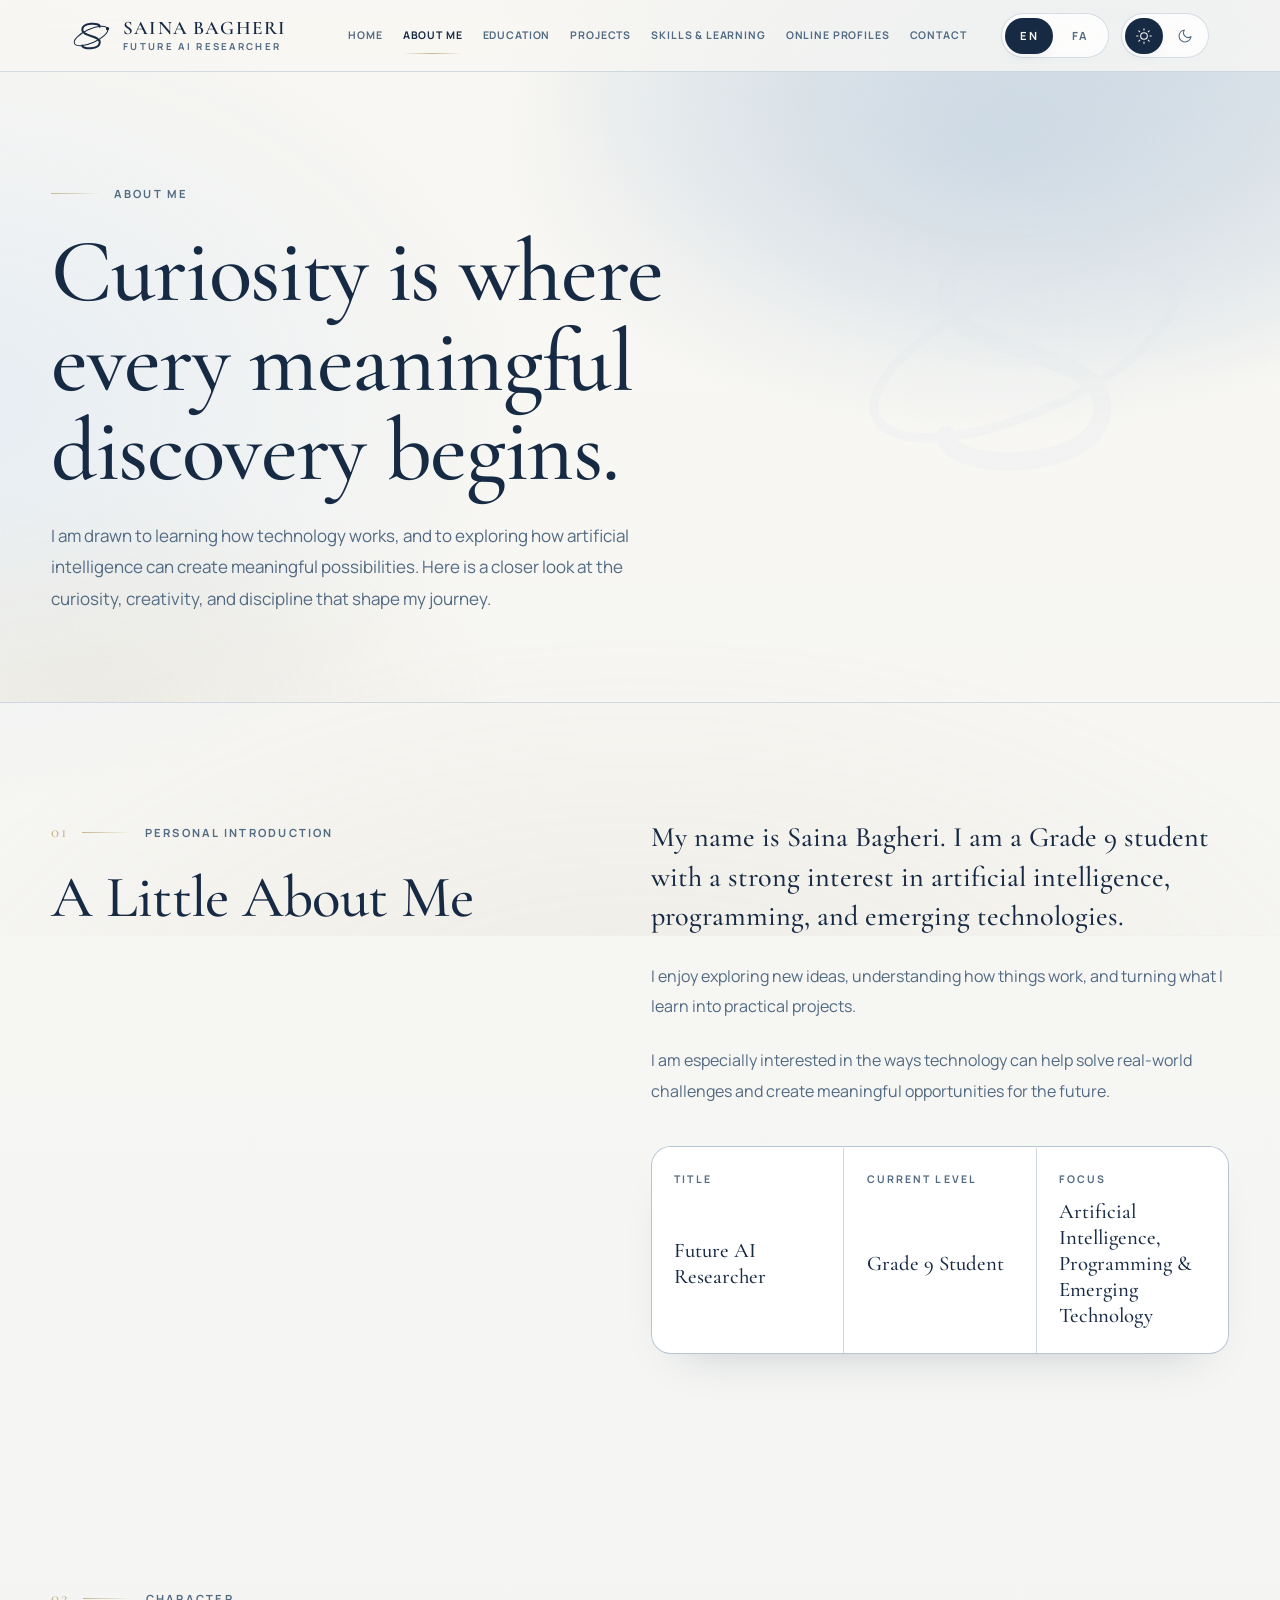
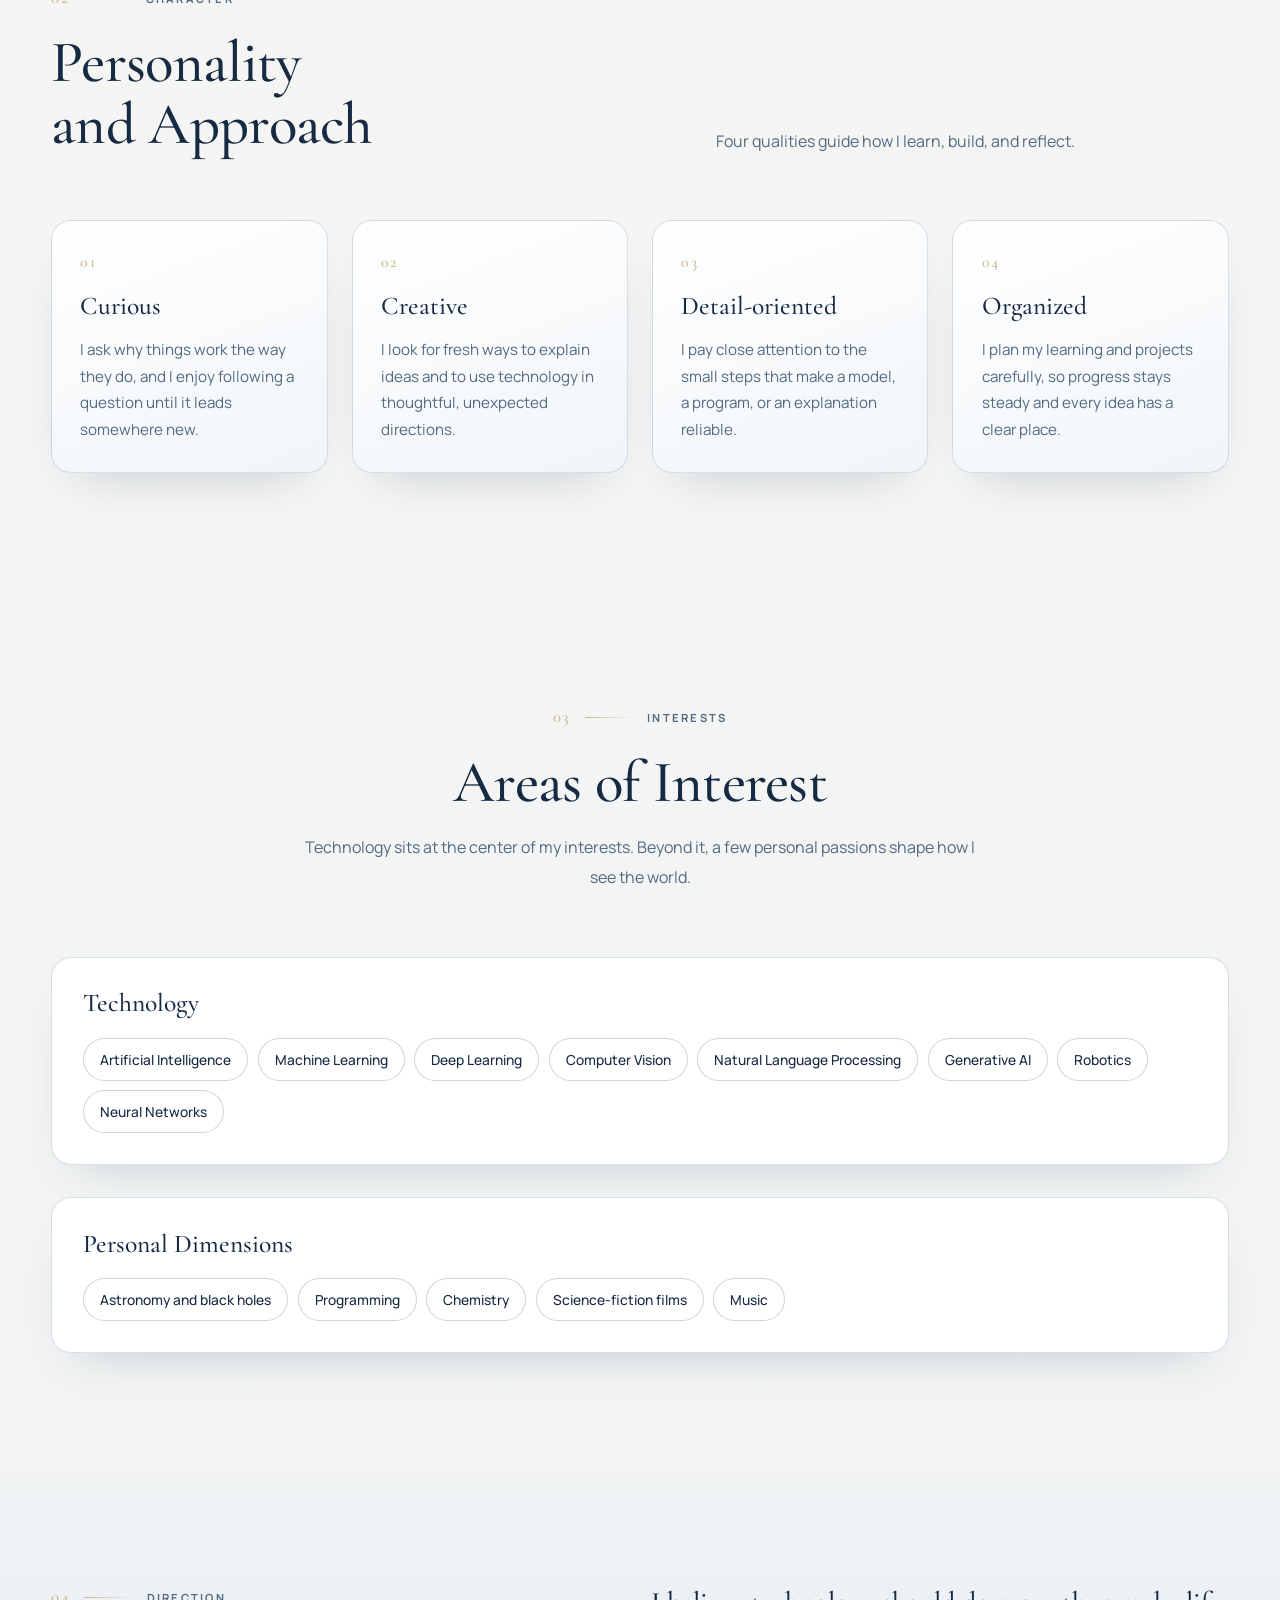
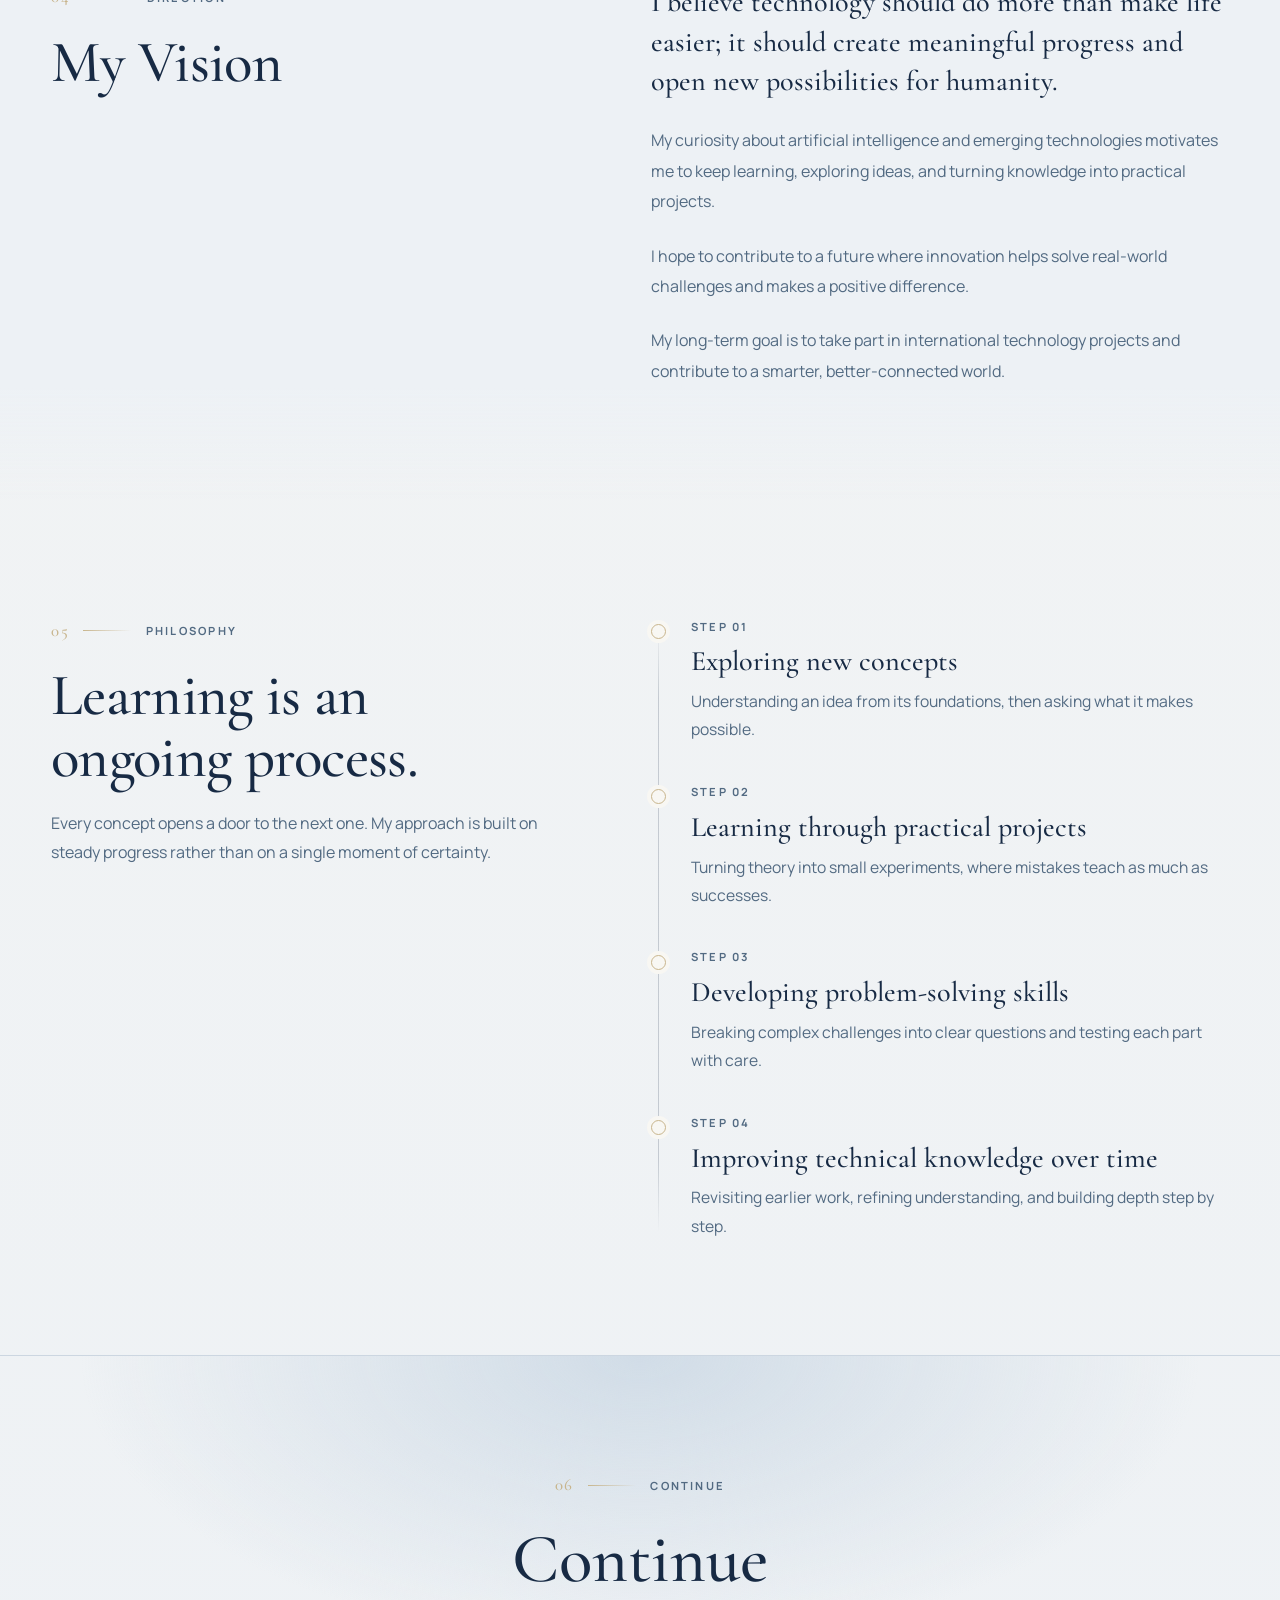
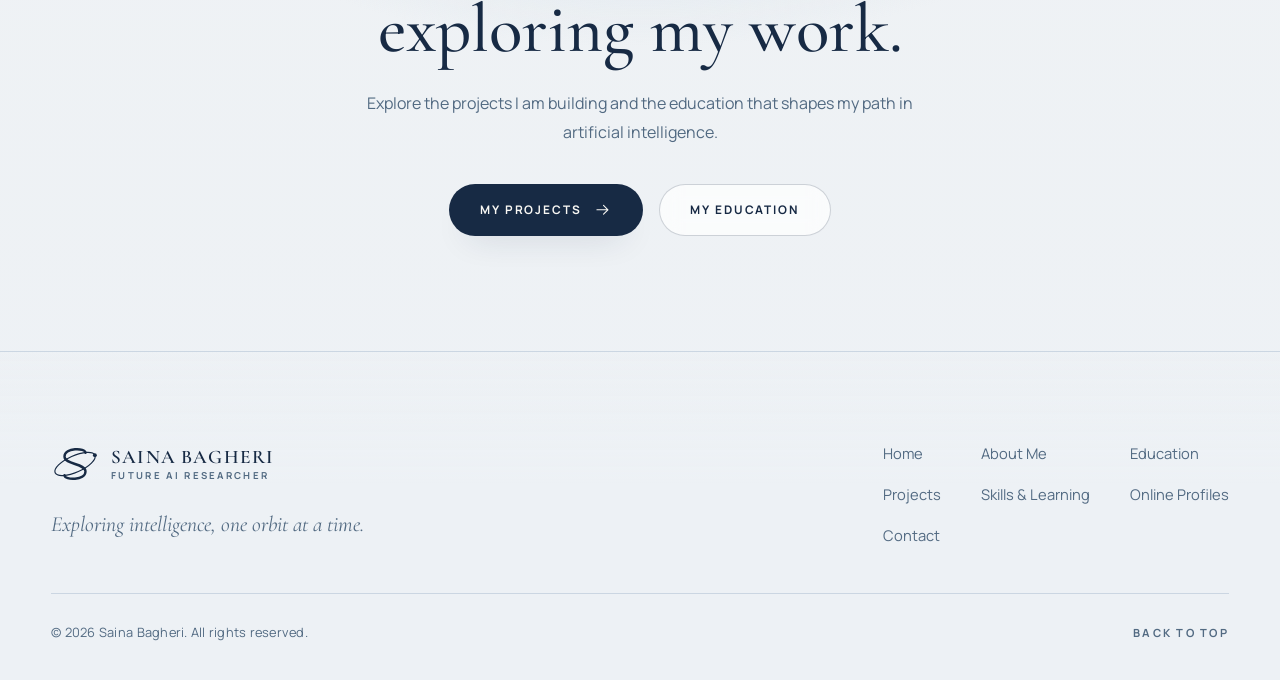
<file: about.html>
<!DOCTYPE html>
<html lang="en" dir="ltr" data-theme="light">
<head>
  <meta charset="UTF-8">
  <meta name="viewport" content="width=device-width, initial-scale=1.0">
  <title>About Me | Saina Bagheri</title>
  <meta name="description" content="About Saina Bagheri, a Grade 9 student and Future AI Researcher exploring artificial intelligence, programming, and emerging technologies.">
  <meta name="author" content="Saina Bagheri">
  <meta property="og:type" content="website">
  <meta property="og:title" content="About Me | Saina Bagheri">
  <meta property="og:description" content="Curiosity, creativity, and a steady commitment to learning about artificial intelligence and emerging technologies.">
  <link rel="preconnect" href="https://fonts.googleapis.com">
  <link rel="preconnect" href="https://fonts.gstatic.com" crossorigin>
  <link rel="stylesheet" href="https://fonts.googleapis.com/css2?family=Cormorant+Garamond:ital,wght@0,400;0,500;0,600;0,700;1,400;1,500&family=Manrope:wght@300;400;500;600;700&family=Vazirmatn:wght@300;400;500;600;700&display=swap">
  <link rel="stylesheet" href="style.css">
  <script src="script.js" defer></script>
</head>
<body class="site-body page-about">
  <a class="skip-link" href="#main-content" data-i18n="a11y.skip">Skip to main content</a>

  <svg class="svg-sprite" width="0" height="0" aria-hidden="true">
    <defs>
      <symbol id="saina-mark" viewBox="0 0 64 64">
        <ellipse class="mark-orbit" cx="32" cy="32" rx="29" ry="11" transform="rotate(-24 32 32)" fill="none" stroke="currentColor" stroke-width="1.6"></ellipse>
        <path class="mark-s" d="M46 17C46 10 18 10 18 22C18 33 46 31 46 42C46 54 18 54 18 47" fill="none" stroke="currentColor" stroke-width="3.2" stroke-linecap="round" stroke-linejoin="round"></path>
        <circle class="mark-dot" cx="58.5" cy="20.2" r="2.6" fill="currentColor" stroke="none"></circle>
      </symbol>
    </defs>
  </svg>

  <div class="ambient-layer" aria-hidden="true"></div>

  <header class="site-header" id="site-header">
    <div class="header-inner">
      <a class="brand" href="index.html">
        <svg class="brand-mark" viewBox="0 0 64 64" aria-hidden="true"><use href="#saina-mark"></use></svg>
        <span class="brand-text">
          <span class="brand-name" data-i18n="brand.name">Saina Bagheri</span>
          <span class="brand-role" data-i18n="brand.role">Future AI Researcher</span>
        </span>
      </a>

      <button class="nav-toggle" id="nav-toggle" type="button" aria-expanded="false" aria-controls="nav-panel">
        <span class="nav-toggle-line" aria-hidden="true"></span>
        <span class="nav-toggle-line" aria-hidden="true"></span>
        <span class="nav-toggle-line" aria-hidden="true"></span>
        <span class="visually-hidden" data-i18n="nav.menu">Menu</span>
      </button>

      <div class="nav-panel" id="nav-panel">
        <nav class="site-nav" id="site-nav" aria-label="Primary navigation" data-i18n-aria-label="nav.primary">
          <ul class="nav-list">
            <li class="nav-item"><a class="nav-link" href="index.html" data-i18n="nav.home">Home</a></li>
            <li class="nav-item"><a class="nav-link is-active" href="about.html" aria-current="page" data-i18n="nav.about">About Me</a></li>
            <li class="nav-item"><a class="nav-link" href="education.html" data-i18n="nav.education">Education</a></li>
            <li class="nav-item"><a class="nav-link" href="projects.html" data-i18n="nav.projects">Projects</a></li>
            <li class="nav-item"><a class="nav-link" href="skills.html" data-i18n="nav.skills">Skills & Learning</a></li>
            <li class="nav-item"><a class="nav-link" href="profiles.html" data-i18n="nav.profiles">Online Profiles</a></li>
            <li class="nav-item"><a class="nav-link" href="contact.html" data-i18n="nav.contact">Contact</a></li>
          </ul>
        </nav>

        <div class="header-controls">
          <div class="control-group language-switch" id="language-switch" role="group" aria-label="Language" data-i18n-aria-label="controls.language">
            <button class="control-button language-button is-active" id="lang-en" type="button" data-lang-option="en" aria-pressed="true" aria-label="English (EN)" data-i18n-aria-label="lang.enLabel">EN</button>
            <button class="control-button language-button" id="lang-fa" type="button" data-lang-option="fa" aria-pressed="false" aria-label="Persian (FA)" data-i18n-aria-label="lang.faLabel">FA</button>
          </div>

          <div class="control-group theme-switch" id="theme-switch" role="group" aria-label="Theme" data-i18n-aria-label="controls.theme">
            <button class="control-button theme-button is-active" id="theme-light" type="button" data-theme-option="light" aria-pressed="true" aria-label="Light theme" data-i18n-aria-label="theme.lightLabel">
              <svg class="control-icon" viewBox="0 0 24 24" aria-hidden="true" fill="none" stroke="currentColor" stroke-width="1.6" stroke-linecap="round" stroke-linejoin="round"><circle cx="12" cy="12" r="5"></circle><path d="M12 1v2M12 21v2M4.22 4.22l1.42 1.42M18.36 18.36l1.42 1.42M1 12h2M21 12h2M4.22 19.78l1.42-1.42M18.36 5.64l1.42-1.42"></path></svg>
              <span class="control-label" data-i18n="theme.light">Light</span>
            </button>
            <button class="control-button theme-button" id="theme-dark" type="button" data-theme-option="dark" aria-pressed="false" aria-label="Dark theme" data-i18n-aria-label="theme.darkLabel">
              <svg class="control-icon" viewBox="0 0 24 24" aria-hidden="true" fill="none" stroke="currentColor" stroke-width="1.6" stroke-linecap="round" stroke-linejoin="round"><path d="M21 12.79A9 9 0 1 1 11.21 3 7 7 0 0 0 21 12.79z"></path></svg>
              <span class="control-label" data-i18n="theme.dark">Dark</span>
            </button>
          </div>
        </div>
      </div>
    </div>
  </header>

  <main class="site-main" id="main-content" tabindex="-1">

    <section class="page-hero" id="about-hero" aria-labelledby="about-title">
      <svg class="hero-orbit-symbol" viewBox="0 0 64 64" aria-hidden="true"><use href="#saina-mark"></use></svg>

      <div class="page-hero-inner">
        <p class="section-eyebrow">
          <span class="section-rule" aria-hidden="true"></span>
          <span class="section-label" data-i18n="about.hero.eyebrow" data-i18n-fa="درباره من">About Me</span>
        </p>
        <h1 class="page-title" id="about-title" data-i18n="about.hero.title" data-i18n-fa="کنجکاوی همان جایی است که هر کشف معنادار آغاز می‌شود.">Curiosity is where every meaningful discovery begins.</h1>
        <p class="page-lead" data-i18n="about.hero.lead" data-i18n-fa="من به یادگیری این موضوع علاقه‌مندم که فناوری چگونه کار می‌کند و هوش مصنوعی چگونه می‌تواند امکانات معنادار بیافریند. در این صفحه نگاهی نزدیک‌تر دارم به کنجکاوی، خلاقیت و نظمی که مسیر من را شکل می‌دهد.">I am drawn to learning how technology works, and to exploring how artificial intelligence can create meaningful possibilities. Here is a closer look at the curiosity, creativity, and discipline that shape my journey.</p>
      </div>
    </section>

    <section class="section intro-section" id="personal-introduction" aria-labelledby="about-intro-title">
      <div class="section-inner intro-layout">
        <header class="section-header">
          <p class="section-eyebrow">
            <span class="section-index" aria-hidden="true">01</span>
            <span class="section-rule" aria-hidden="true"></span>
            <span class="section-label" data-i18n="about.intro.eyebrow" data-i18n-fa="معرفی شخصی">Personal Introduction</span>
          </p>
          <h2 class="section-title" id="about-intro-title" data-i18n="about.intro.title" data-i18n-fa="کمی درباره‌ی من">A Little About Me</h2>
        </header>

        <div class="intro-body">
          <p class="intro-text" data-i18n="about.intro.p1" data-i18n-fa="نام من سینا باقری است. من دانش‌آموز پایه‌ی نهم هستم و علاقه‌ی زیادی به هوش مصنوعی، برنامه‌نویسی و فناوری‌های نوظهور دارم.">My name is Saina Bagheri. I am a Grade 9 student with a strong interest in artificial intelligence, programming, and emerging technologies.</p>
          <p class="intro-text" data-i18n="about.intro.p2" data-i18n-fa="از کاوش در ایده‌های تازه، درک این‌که چیزها چگونه کار می‌کنند و تبدیل آنچه یاد می‌گیرم به پروژه‌های عملی لذت می‌برم.">I enjoy exploring new ideas, understanding how things work, and turning what I learn into practical projects.</p>
          <p class="intro-text" data-i18n="about.intro.p3" data-i18n-fa="به‌ویژه به راه‌هایی علاقه‌مندم که فناوری می‌تواند به حل چالش‌های واقعی کمک کند و فرصت‌های معنادار برای آینده بیافریند.">I am especially interested in the ways technology can help solve real-world challenges and create meaningful opportunities for the future.</p>

          <dl class="fact-list">
            <div class="fact-item">
              <dt class="fact-label" data-i18n="about.facts.title" data-i18n-fa="عنوان">Title</dt>
              <dd class="fact-value" data-i18n="about.facts.titleValue" data-i18n-fa="پژوهشگر آینده‌نگر هوش مصنوعی">Future AI Researcher</dd>
            </div>
            <div class="fact-item">
              <dt class="fact-label" data-i18n="about.facts.level" data-i18n-fa="سطح فعلی">Current level</dt>
              <dd class="fact-value" data-i18n="about.facts.levelValue" data-i18n-fa="دانش‌آموز پایه‌ی نهم">Grade 9 Student</dd>
            </div>
            <div class="fact-item">
              <dt class="fact-label" data-i18n="about.facts.focus" data-i18n-fa="تمرکز">Focus</dt>
              <dd class="fact-value" data-i18n="about.facts.focusValue" data-i18n-fa="هوش مصنوعی، برنامه‌نویسی و فناوری‌های نوظهور">Artificial Intelligence, Programming & Emerging Technology</dd>
            </div>
          </dl>
        </div>
      </div>
    </section>

    <section class="section personality-section" id="personality-approach" aria-labelledby="about-traits-title">
      <div class="section-inner">
        <header class="section-header section-header-split">
          <div class="section-heading-block">
            <p class="section-eyebrow">
              <span class="section-index" aria-hidden="true">02</span>
              <span class="section-rule" aria-hidden="true"></span>
              <span class="section-label" data-i18n="about.traits.eyebrow" data-i18n-fa="ویژگی‌های شخصیتی">Character</span>
            </p>
            <h2 class="section-title" id="about-traits-title" data-i18n="about.traits.title" data-i18n-fa="شخصیت و رویکرد">Personality and Approach</h2>
          </div>
          <p class="section-lead" data-i18n="about.traits.lead" data-i18n-fa="چهار ویژگی، شیوه‌ی یادگیری، ساختن و تأمل من را هدایت می‌کنند.">Four qualities guide how I learn, build, and reflect.</p>
        </header>

        <ul class="interest-grid">
          <li class="interest-item">
            <article class="interest-card">
              <span class="interest-index" aria-hidden="true">01</span>
              <h3 class="interest-title" data-i18n="about.traits.curious.title" data-i18n-fa="کنجکاو">Curious</h3>
              <p class="interest-text" data-i18n="about.traits.curious.text" data-i18n-fa="من می‌پرسم چرا چیزها این‌گونه کار می‌کنند و از دنبال کردن یک پرسش تا رسیدن به مسیری تازه لذت می‌برم.">I ask why things work the way they do, and I enjoy following a question until it leads somewhere new.</p>
            </article>
          </li>
          <li class="interest-item">
            <article class="interest-card">
              <span class="interest-index" aria-hidden="true">02</span>
              <h3 class="interest-title" data-i18n="about.traits.creative.title" data-i18n-fa="خلاق">Creative</h3>
              <p class="interest-text" data-i18n="about.traits.creative.text" data-i18n-fa="به دنبال راه‌های تازه برای توضیح ایده‌ها و استفاده‌ی اندیشمندانه از فناوری در مسیرهای غیرمنتظره هستم.">I look for fresh ways to explain ideas and to use technology in thoughtful, unexpected directions.</p>
            </article>
          </li>
          <li class="interest-item">
            <article class="interest-card">
              <span class="interest-index" aria-hidden="true">03</span>
              <h3 class="interest-title" data-i18n="about.traits.detail.title" data-i18n-fa="دقیق‌نگر">Detail-oriented</h3>
              <p class="interest-text" data-i18n="about.traits.detail.text" data-i18n-fa="به مراحل کوچکی که یک مدل، یک برنامه یا یک توضیح را قابل اعتماد می‌کنند، با دقت توجه می‌کنم.">I pay close attention to the small steps that make a model, a program, or an explanation reliable.</p>
            </article>
          </li>
          <li class="interest-item">
            <article class="interest-card">
              <span class="interest-index" aria-hidden="true">04</span>
              <h3 class="interest-title" data-i18n="about.traits.organized.title" data-i18n-fa="منظم">Organized</h3>
              <p class="interest-text" data-i18n="about.traits.organized.text" data-i18n-fa="یادگیری و پروژه‌هایم را با برنامه‌ریزی پیش می‌برم تا پیشرفت پیوسته باشد و هر ایده جایگاه روشنی داشته باشد.">I plan my learning and projects carefully, so progress stays steady and every idea has a clear place.</p>
            </article>
          </li>
        </ul>
      </div>
    </section>

    <section class="section interests-section" id="areas-of-interest" aria-labelledby="about-interests-title">
      <div class="section-inner">
        <header class="section-header section-header-center">
          <p class="section-eyebrow">
            <span class="section-index" aria-hidden="true">03</span>
            <span class="section-rule" aria-hidden="true"></span>
            <span class="section-label" data-i18n="about.interests.eyebrow" data-i18n-fa="علایق">Interests</span>
          </p>
          <h2 class="section-title" id="about-interests-title" data-i18n="about.interests.title" data-i18n-fa="حوزه‌های علاقه">Areas of Interest</h2>
          <p class="section-lead" data-i18n="about.interests.lead" data-i18n-fa="فناوری در مرکز علایق من قرار دارد. فراتر از آن، چند علاقه‌ی شخصی شیوه‌ی نگاه من به جهان را شکل می‌دهند.">Technology sits at the center of my interests. Beyond it, a few personal passions shape how I see the world.</p>
        </header>

        <div class="skill-groups">
          <div class="skill-group">
            <h3 class="skill-group-title" data-i18n="about.interests.techTitle" data-i18n-fa="فناوری">Technology</h3>
            <ul class="skill-list">
              <li class="skill-chip" data-i18n="about.interests.tech.ai" data-i18n-fa="هوش مصنوعی">Artificial Intelligence</li>
              <li class="skill-chip" data-i18n="about.interests.tech.ml" data-i18n-fa="یادگیری ماشین">Machine Learning</li>
              <li class="skill-chip" data-i18n="about.interests.tech.dl" data-i18n-fa="یادگیری عمیق">Deep Learning</li>
              <li class="skill-chip" data-i18n="about.interests.tech.cv" data-i18n-fa="بینایی رایانه‌ای">Computer Vision</li>
              <li class="skill-chip" data-i18n="about.interests.tech.nlp" data-i18n-fa="پردازش زبان طبیعی">Natural Language Processing</li>
              <li class="skill-chip" data-i18n="about.interests.tech.genai" data-i18n-fa="هوش مصنوعی مولد">Generative AI</li>
              <li class="skill-chip" data-i18n="about.interests.tech.robotics" data-i18n-fa="رباتیک">Robotics</li>
              <li class="skill-chip" data-i18n="about.interests.tech.nn" data-i18n-fa="شبکه‌های عصبی">Neural Networks</li>
            </ul>
          </div>

          <div class="skill-group">
            <h3 class="skill-group-title" data-i18n="about.interests.personalTitle" data-i18n-fa="ابعاد شخصی">Personal Dimensions</h3>
            <ul class="skill-list">
              <li class="skill-chip" data-i18n="about.interests.personal.astronomy" data-i18n-fa="نجوم و سیاهچاله‌ها">Astronomy and black holes</li>
              <li class="skill-chip" data-i18n="about.interests.personal.programming" data-i18n-fa="برنامه‌نویسی">Programming</li>
              <li class="skill-chip" data-i18n="about.interests.personal.chemistry" data-i18n-fa="شیمی">Chemistry</li>
              <li class="skill-chip" data-i18n="about.interests.personal.scifi" data-i18n-fa="فیلم‌های علمی‌تخیلی">Science-fiction films</li>
              <li class="skill-chip" data-i18n="about.interests.personal.music" data-i18n-fa="موسیقی">Music</li>
            </ul>
          </div>
        </div>
      </div>
    </section>

    <section class="section section-tint vision-section" id="my-vision" aria-labelledby="about-vision-title">
      <div class="section-inner intro-layout">
        <header class="section-header">
          <p class="section-eyebrow">
            <span class="section-index" aria-hidden="true">04</span>
            <span class="section-rule" aria-hidden="true"></span>
            <span class="section-label" data-i18n="about.vision.eyebrow" data-i18n-fa="جهت‌گیری">Direction</span>
          </p>
          <h2 class="section-title" id="about-vision-title" data-i18n="about.vision.title" data-i18n-fa="چشم‌انداز من">My Vision</h2>
        </header>

        <div class="intro-body">
          <p class="intro-text" data-i18n="about.vision.p1" data-i18n-fa="من باور دارم که فناوری باید بیش از آسان‌تر کردن زندگی عمل کند؛ باید پیشرفتی معنادار بیافریند و امکانات تازه‌ای برای بشریت بگشاید.">I believe technology should do more than make life easier; it should create meaningful progress and open new possibilities for humanity.</p>
          <p class="intro-text" data-i18n="about.vision.p2" data-i18n-fa="کنجکاوی من درباره‌ی هوش مصنوعی و فناوری‌های نوظهور، مرا به ادامه‌ی یادگیری، کاوش در ایده‌ها و تبدیل دانش به پروژه‌های عملی ترغیب می‌کند.">My curiosity about artificial intelligence and emerging technologies motivates me to keep learning, exploring ideas, and turning knowledge into practical projects.</p>
          <p class="intro-text" data-i18n="about.vision.p3" data-i18n-fa="امیدوارم در آینده‌ای مشارکت داشته باشم که در آن نوآوری به حل چالش‌های واقعی کمک کند و تفاوتی مثبت ایجاد کند.">I hope to contribute to a future where innovation helps solve real-world challenges and makes a positive difference.</p>
          <p class="intro-text" data-i18n="about.vision.p4" data-i18n-fa="هدف بلندمدت من این است که در پروژه‌های فناوری بین‌المللی مشارکت کنم و به جهانی هوشمندتر و بهتر به‌هم‌پیوسته کمک کنم.">My long-term goal is to take part in international technology projects and contribute to a smarter, better-connected world.</p>
        </div>
      </div>
    </section>

    <section class="section learning-section" id="learning-philosophy" aria-labelledby="about-learning-title">
      <div class="section-inner intro-layout">
        <header class="section-header">
          <p class="section-eyebrow">
            <span class="section-index" aria-hidden="true">05</span>
            <span class="section-rule" aria-hidden="true"></span>
            <span class="section-label" data-i18n="about.learning.eyebrow" data-i18n-fa="فلسفه">Philosophy</span>
          </p>
          <h2 class="section-title" id="about-learning-title" data-i18n="about.learning.title" data-i18n-fa="یادگیری فرایندی پیوسته است.">Learning is an ongoing process.</h2>
          <p class="section-lead" data-i18n="about.learning.lead" data-i18n-fa="هر مفهوم، دری به مفهوم بعدی می‌گشاید. رویکرد من بر پیشرفت پایدار استوار است، نه بر یک لحظه‌ی قطعیت.">Every concept opens a door to the next one. My approach is built on steady progress rather than on a single moment of certainty.</p>
        </header>

        <ol class="timeline">
          <li class="timeline-item">
            <p class="timeline-date" data-i18n="about.learning.step1.date" data-i18n-fa="گام ۰۱">Step 01</p>
            <h3 class="timeline-title" data-i18n="about.learning.step1.title" data-i18n-fa="کاوش در مفاهیم تازه">Exploring new concepts</h3>
            <p class="timeline-body" data-i18n="about.learning.step1.text" data-i18n-fa="درک یک ایده از پایه‌هایش و سپس پرسیدن این‌که چه امکاناتی را فراهم می‌کند.">Understanding an idea from its foundations, then asking what it makes possible.</p>
          </li>
          <li class="timeline-item">
            <p class="timeline-date" data-i18n="about.learning.step2.date" data-i18n-fa="گام ۰۲">Step 02</p>
            <h3 class="timeline-title" data-i18n="about.learning.step2.title" data-i18n-fa="یادگیری از راه پروژه‌های عملی">Learning through practical projects</h3>
            <p class="timeline-body" data-i18n="about.learning.step2.text" data-i18n-fa="تبدیل نظریه به آزمایش‌های کوچک، جایی که اشتباه‌ها هم به اندازه‌ی موفقیت‌ها آموزنده‌اند.">Turning theory into small experiments, where mistakes teach as much as successes.</p>
          </li>
          <li class="timeline-item">
            <p class="timeline-date" data-i18n="about.learning.step3.date" data-i18n-fa="گام ۰۳">Step 03</p>
            <h3 class="timeline-title" data-i18n="about.learning.step3.title" data-i18n-fa="پرورش مهارت حل مسئله">Developing problem-solving skills</h3>
            <p class="timeline-body" data-i18n="about.learning.step3.text" data-i18n-fa="شکستن چالش‌های پیچیده به پرسش‌های روشن و آزمودن دقیق هر بخش.">Breaking complex challenges into clear questions and testing each part with care.</p>
          </li>
          <li class="timeline-item">
            <p class="timeline-date" data-i18n="about.learning.step4.date" data-i18n-fa="گام ۰۴">Step 04</p>
            <h3 class="timeline-title" data-i18n="about.learning.step4.title" data-i18n-fa="بهبود دانش فنی در طول زمان">Improving technical knowledge over time</h3>
            <p class="timeline-body" data-i18n="about.learning.step4.text" data-i18n-fa="بازبینی کارهای قبلی، اصلاح درک و ساختن عمق دانش گام‌به‌گام.">Revisiting earlier work, refining understanding, and building depth step by step.</p>
          </li>
        </ol>
      </div>
    </section>

    <section class="section cta-section" id="call-to-action" aria-labelledby="about-cta-title">
      <div class="section-inner cta-inner">
        <p class="section-eyebrow cta-eyebrow">
          <span class="section-index" aria-hidden="true">06</span>
          <span class="section-rule" aria-hidden="true"></span>
          <span class="section-label" data-i18n="about.cta.eyebrow" data-i18n-fa="ادامه">Continue</span>
        </p>
        <h2 class="cta-title" id="about-cta-title" data-i18n="about.cta.title" data-i18n-fa="کاوش در کارهای من را ادامه دهید.">Continue exploring my work.</h2>
        <p class="cta-text" data-i18n="about.cta.text" data-i18n-fa="پروژه‌هایی را که می‌سازم و تحصیلاتی را که مسیرم در هوش مصنوعی را شکل می‌دهد، کشف کنید.">Explore the projects I am building and the education that shapes my path in artificial intelligence.</p>
        <div class="cta-actions">
          <a class="button button-primary" href="projects.html" title="Explore my projects" data-i18n-title="about.cta.projectsTitle" data-i18n-fa-title="پروژه‌های من را ببینید">
            <span class="button-label" data-i18n="about.cta.projects" data-i18n-fa="پروژه‌های من">My Projects</span>
            <svg class="button-icon" viewBox="0 0 24 24" aria-hidden="true" fill="none" stroke="currentColor" stroke-width="1.5" stroke-linecap="round" stroke-linejoin="round"><path d="M4 12h15M13 6l6 6-6 6"></path></svg>
          </a>
          <a class="button button-secondary" href="education.html" title="Explore my education" data-i18n-title="about.cta.educationTitle" data-i18n-fa-title="تحصیلات من را ببینید">
            <span class="button-label" data-i18n="about.cta.education" data-i18n-fa="تحصیلات من">My Education</span>
          </a>
        </div>
      </div>
    </section>

  </main>

  <footer class="site-footer" id="site-footer">
    <div class="footer-inner">
      <div class="footer-brand">
        <a class="brand brand-footer" href="index.html">
          <svg class="brand-mark" viewBox="0 0 64 64" aria-hidden="true"><use href="#saina-mark"></use></svg>
          <span class="brand-text">
            <span class="brand-name" data-i18n="brand.name">Saina Bagheri</span>
            <span class="brand-role" data-i18n="brand.role">Future AI Researcher</span>
          </span>
        </a>
        <p class="footer-tagline" data-i18n="footer.tagline">Exploring intelligence, one orbit at a time.</p>
      </div>

      <nav class="footer-nav" aria-label="Footer navigation" data-i18n-aria-label="footer.nav">
        <ul class="footer-nav-list">
          <li class="footer-nav-item"><a class="footer-link" href="index.html" data-i18n="nav.home">Home</a></li>
          <li class="footer-nav-item"><a class="footer-link" href="about.html" data-i18n="nav.about">About Me</a></li>
          <li class="footer-nav-item"><a class="footer-link" href="education.html" data-i18n="nav.education">Education</a></li>
          <li class="footer-nav-item"><a class="footer-link" href="projects.html" data-i18n="nav.projects">Projects</a></li>
          <li class="footer-nav-item"><a class="footer-link" href="skills.html" data-i18n="nav.skills">Skills & Learning</a></li>
          <li class="footer-nav-item"><a class="footer-link" href="profiles.html" data-i18n="nav.profiles">Online Profiles</a></li>
          <li class="footer-nav-item"><a class="footer-link" href="contact.html" data-i18n="nav.contact">Contact</a></li>
        </ul>
      </nav>

      <div class="footer-meta">
        <p class="footer-copy" data-i18n="footer.copyright">© 2026 Saina Bagheri. All rights reserved.</p>
        <a class="back-to-top" href="#about-hero" data-i18n="footer.top">Back to top</a>
      </div>
    </div>
  </footer>
</body>
</html>
</file>
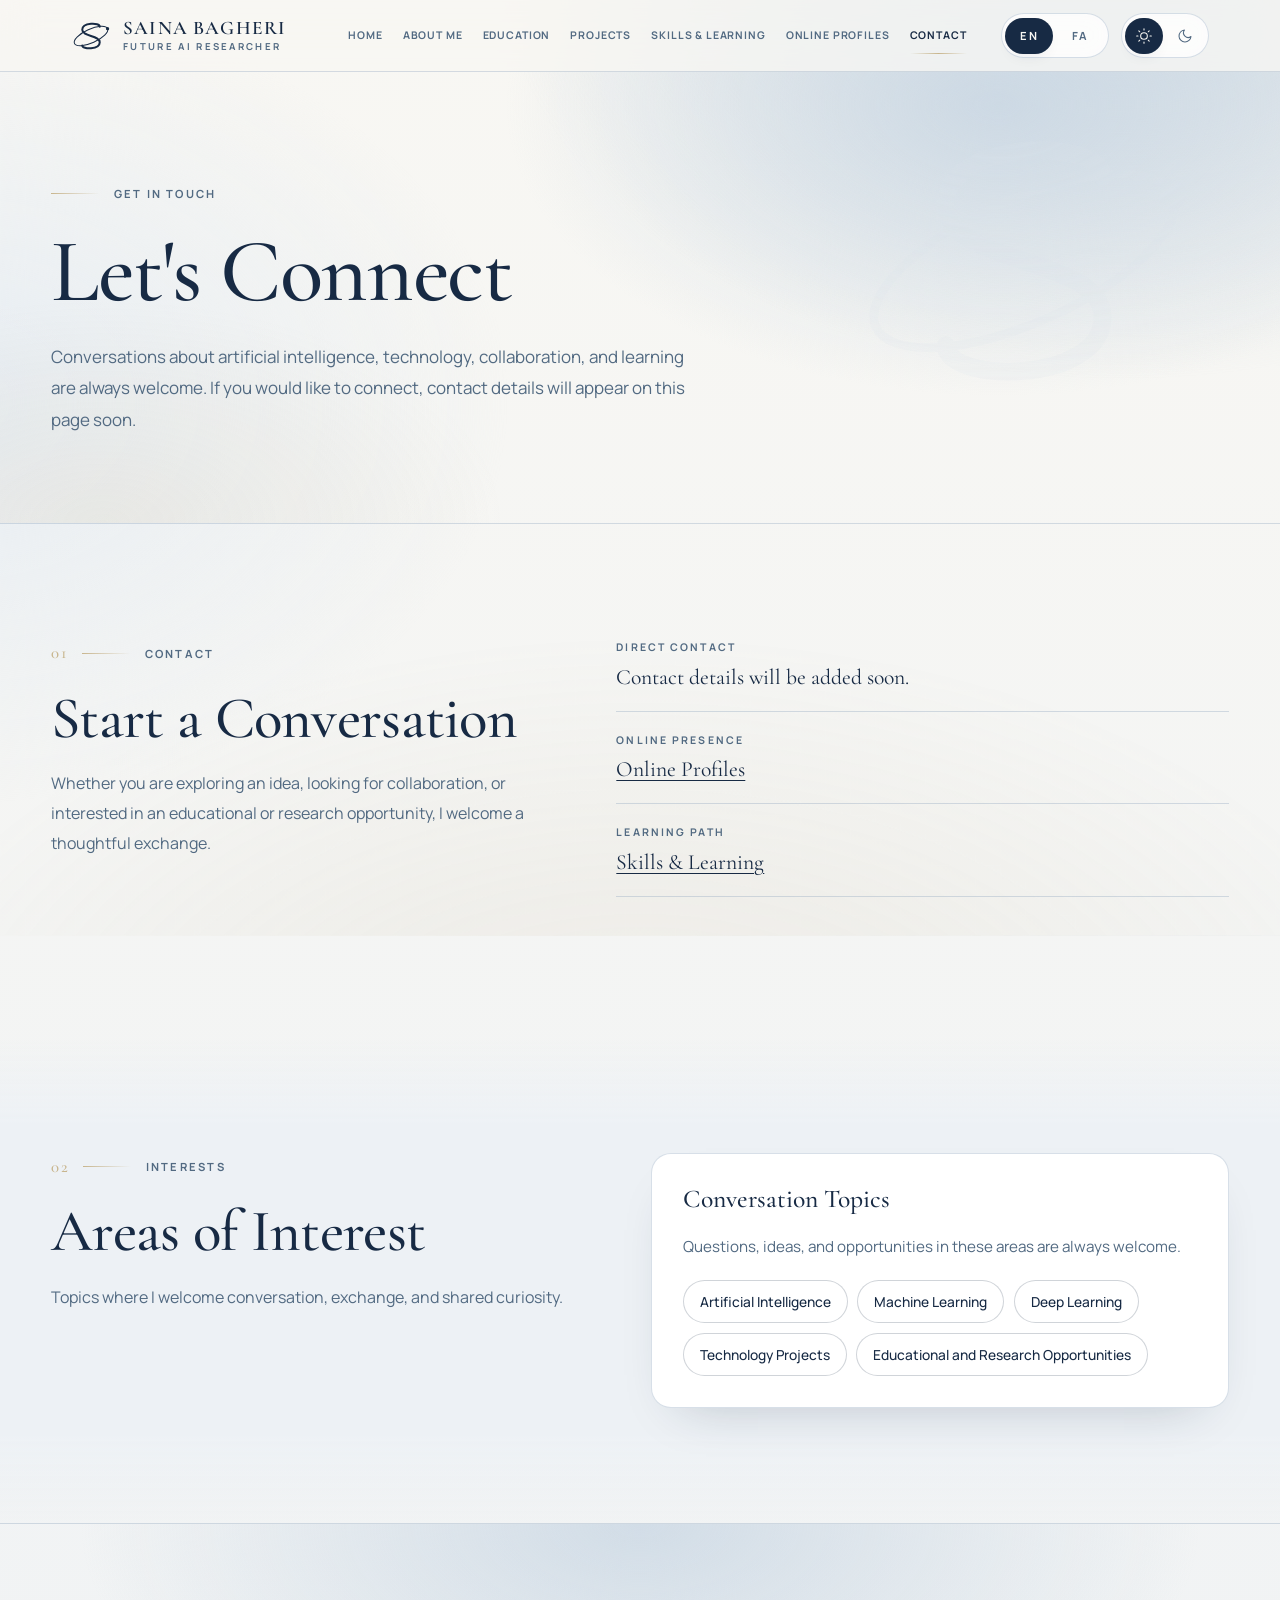
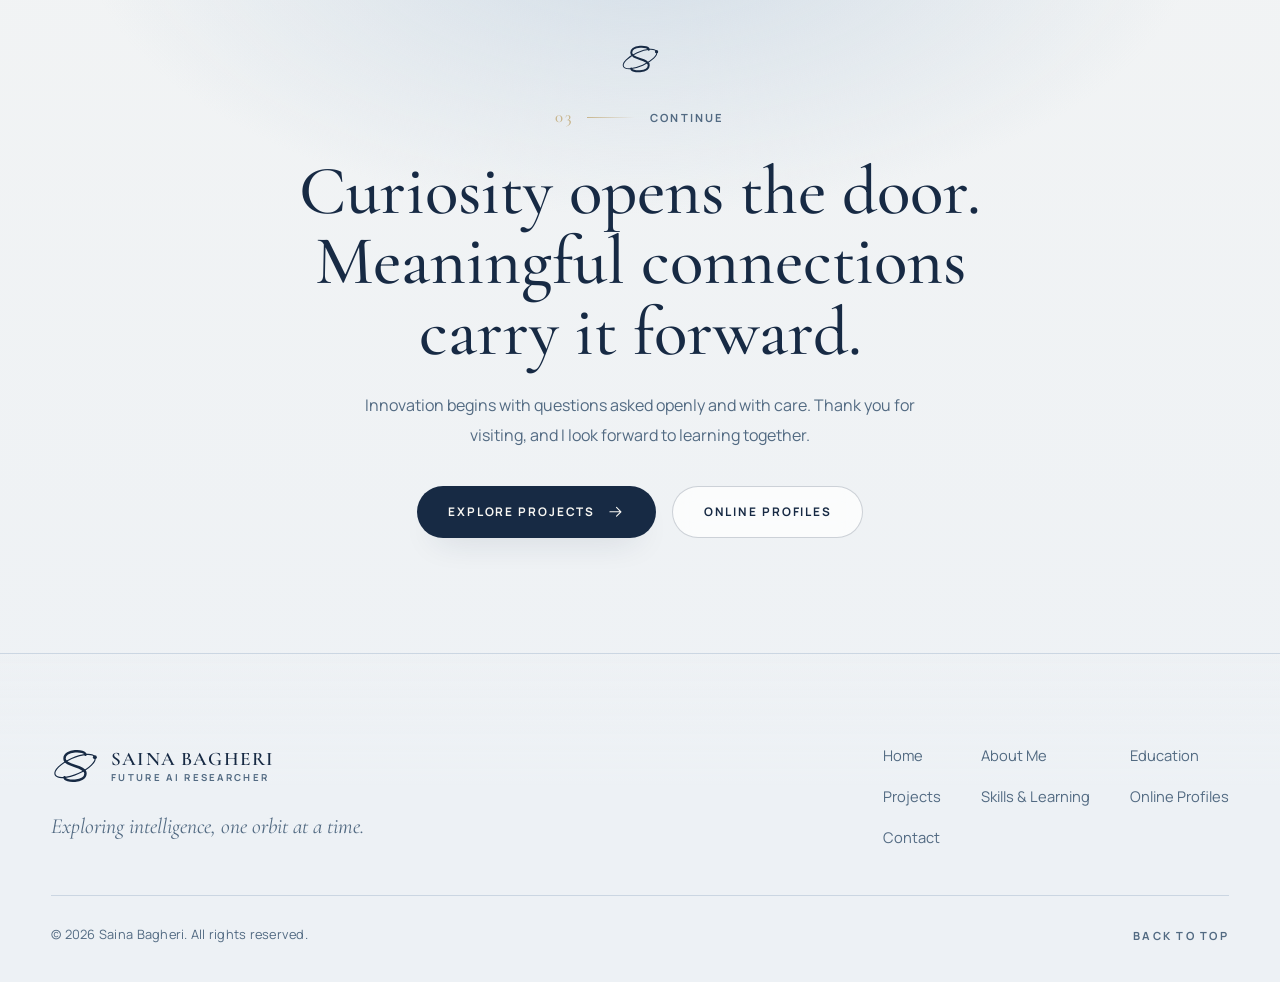
<file: contact.html>
<!DOCTYPE html>
<html lang="en" dir="ltr" data-theme="light">
<head>
  <meta charset="UTF-8">
  <meta name="viewport" content="width=device-width, initial-scale=1.0">
  <title>Contact | Saina Bagheri</title>
  <meta name="description" content="Contact Saina Bagheri, Future AI Researcher. Conversations about artificial intelligence, technology, collaboration, and learning are welcome. Contact details will be added soon.">
  <meta name="author" content="Saina Bagheri">
  <meta property="og:type" content="website">
  <meta property="og:title" content="Contact | Saina Bagheri">
  <meta property="og:description" content="Conversations about artificial intelligence, technology, collaboration, and learning are welcome.">
  <link rel="preconnect" href="https://fonts.googleapis.com">
  <link rel="preconnect" href="https://fonts.gstatic.com" crossorigin>
  <link rel="stylesheet" href="https://fonts.googleapis.com/css2?family=Cormorant+Garamond:ital,wght@0,400;0,500;0,600;0,700;1,400;1,500&family=Manrope:wght@300;400;500;600;700&family=Vazirmatn:wght@300;400;500;600;700&display=swap">
  <link rel="stylesheet" href="style.css">
  <script src="script.js" defer></script>
</head>
<body class="site-body page-contact">
  <a class="skip-link" href="#main-content" data-i18n="a11y.skip">Skip to main content</a>

  <svg class="svg-sprite" width="0" height="0" aria-hidden="true">
    <defs>
      <symbol id="saina-mark" viewBox="0 0 64 64">
        <ellipse class="mark-orbit" cx="32" cy="32" rx="29" ry="11" transform="rotate(-24 32 32)" fill="none" stroke="currentColor" stroke-width="1.6"></ellipse>
        <path class="mark-s" d="M46 17C46 10 18 10 18 22C18 33 46 31 46 42C46 54 18 54 18 47" fill="none" stroke="currentColor" stroke-width="3.2" stroke-linecap="round" stroke-linejoin="round"></path>
        <circle class="mark-dot" cx="58.5" cy="20.2" r="2.6" fill="currentColor" stroke="none"></circle>
      </symbol>
    </defs>
  </svg>

  <div class="ambient-layer" aria-hidden="true"></div>

  <header class="site-header" id="site-header">
    <div class="header-inner">
      <a class="brand" href="index.html">
        <svg class="brand-mark" viewBox="0 0 64 64" aria-hidden="true"><use href="#saina-mark"></use></svg>
        <span class="brand-text">
          <span class="brand-name" data-i18n="brand.name">Saina Bagheri</span>
          <span class="brand-role" data-i18n="brand.role">Future AI Researcher</span>
        </span>
      </a>

      <button class="nav-toggle" id="nav-toggle" type="button" aria-expanded="false" aria-controls="nav-panel">
        <span class="nav-toggle-line" aria-hidden="true"></span>
        <span class="nav-toggle-line" aria-hidden="true"></span>
        <span class="nav-toggle-line" aria-hidden="true"></span>
        <span class="visually-hidden" data-i18n="nav.menu">Menu</span>
      </button>

      <div class="nav-panel" id="nav-panel">
        <nav class="site-nav" id="site-nav" aria-label="Primary navigation" data-i18n-aria-label="nav.primary">
          <ul class="nav-list">
            <li class="nav-item"><a class="nav-link" href="index.html" data-i18n="nav.home">Home</a></li>
            <li class="nav-item"><a class="nav-link" href="about.html" data-i18n="nav.about">About Me</a></li>
            <li class="nav-item"><a class="nav-link" href="education.html" data-i18n="nav.education">Education</a></li>
            <li class="nav-item"><a class="nav-link" href="projects.html" data-i18n="nav.projects">Projects</a></li>
            <li class="nav-item"><a class="nav-link" href="skills.html" data-i18n="nav.skills">Skills & Learning</a></li>
            <li class="nav-item"><a class="nav-link" href="profiles.html" data-i18n="nav.profiles">Online Profiles</a></li>
            <li class="nav-item"><a class="nav-link is-active" href="contact.html" aria-current="page" data-i18n="nav.contact">Contact</a></li>
          </ul>
        </nav>

        <div class="header-controls">
          <div class="control-group language-switch" id="language-switch" role="group" aria-label="Language" data-i18n-aria-label="controls.language">
            <button class="control-button language-button is-active" id="lang-en" type="button" data-lang-option="en" aria-pressed="true" aria-label="English (EN)" data-i18n-aria-label="lang.enLabel">EN</button>
            <button class="control-button language-button" id="lang-fa" type="button" data-lang-option="fa" aria-pressed="false" aria-label="Persian (FA)" data-i18n-aria-label="lang.faLabel">FA</button>
          </div>

          <div class="control-group theme-switch" id="theme-switch" role="group" aria-label="Theme" data-i18n-aria-label="controls.theme">
            <button class="control-button theme-button is-active" id="theme-light" type="button" data-theme-option="light" aria-pressed="true" aria-label="Light theme" data-i18n-aria-label="theme.lightLabel">
              <svg class="control-icon" viewBox="0 0 24 24" aria-hidden="true" fill="none" stroke="currentColor" stroke-width="1.6" stroke-linecap="round" stroke-linejoin="round"><circle cx="12" cy="12" r="5"></circle><path d="M12 1v2M12 21v2M4.22 4.22l1.42 1.42M18.36 18.36l1.42 1.42M1 12h2M21 12h2M4.22 19.78l1.42-1.42M18.36 5.64l1.42-1.42"></path></svg>
              <span class="control-label" data-i18n="theme.light">Light</span>
            </button>
            <button class="control-button theme-button" id="theme-dark" type="button" data-theme-option="dark" aria-pressed="false" aria-label="Dark theme" data-i18n-aria-label="theme.darkLabel">
              <svg class="control-icon" viewBox="0 0 24 24" aria-hidden="true" fill="none" stroke="currentColor" stroke-width="1.6" stroke-linecap="round" stroke-linejoin="round"><path d="M21 12.79A9 9 0 1 1 11.21 3 7 7 0 0 0 21 12.79z"></path></svg>
              <span class="control-label" data-i18n="theme.dark">Dark</span>
            </button>
          </div>
        </div>
      </div>
    </div>
  </header>

  <main class="site-main" id="main-content" tabindex="-1">

    <section class="page-hero" id="contact-hero" aria-labelledby="contact-title">
      <svg class="hero-orbit-symbol" viewBox="0 0 64 64" aria-hidden="true"><use href="#saina-mark"></use></svg>
      <div class="page-hero-inner">
        <p class="section-eyebrow">
          <span class="section-rule" aria-hidden="true"></span>
          <span class="section-label" data-i18n="contact.hero.eyebrow" data-i18n-fa="ارتباط با من">Get in Touch</span>
        </p>
        <h1 class="page-title" id="contact-title" data-i18n="contact.hero.title" data-i18n-fa="بیایید ارتباط برقرار کنیم">Let's Connect</h1>
        <p class="page-lead" data-i18n="contact.hero.intro" data-i18n-fa="گفت‌وگو درباره هوش مصنوعی، فناوری، همکاری و یادگیری همیشه خوش‌آمد است. اگر مایل به ارتباط هستید، جزئیات تماس به‌زودی در این صفحه نمایش داده می‌شود.">Conversations about artificial intelligence, technology, collaboration, and learning are always welcome. If you would like to connect, contact details will appear on this page soon.</p>
      </div>
    </section>

    <section class="section" id="start-conversation" aria-labelledby="conversation-title">
      <div class="section-inner contact-layout">
        <header class="section-header">
          <p class="section-eyebrow">
            <span class="section-index" aria-hidden="true">01</span>
            <span class="section-rule" aria-hidden="true"></span>
            <span class="section-label" data-i18n="contact.start.eyebrow" data-i18n-fa="تماس">Contact</span>
          </p>
          <h2 class="section-title" id="conversation-title" data-i18n="contact.start.title" data-i18n-fa="شروع یک گفت‌وگو">Start a Conversation</h2>
          <p class="section-lead" data-i18n="contact.start.lead" data-i18n-fa="چه در پی بررسی یک ایده، جست‌وجوی همکاری یا علاقه‌مند به یک فرصت آموزشی یا پژوهشی باشید، از تبادل نظری اندیشیده استقبال می‌کنم.">Whether you are exploring an idea, looking for collaboration, or interested in an educational or research opportunity, I welcome a thoughtful exchange.</p>
        </header>

        <div class="contact-details">
          <div class="contact-item">
            <p class="contact-label" data-i18n="contact.direct.label" data-i18n-fa="ارتباط مستقیم">Direct Contact</p>
            <p class="contact-value" data-i18n="contact.direct.value" data-i18n-fa="جزئیات تماس به‌زودی اضافه می‌شود.">Contact details will be added soon.</p>
          </div>

          <div class="contact-item">
            <p class="contact-label" data-i18n="contact.presence.label" data-i18n-fa="حضور آنلاین">Online Presence</p>
            <p class="contact-value"><a href="profiles.html" data-i18n="contact.presence.link" data-i18n-fa="پروفایل‌های آنلاین">Online Profiles</a></p>
          </div>

          <div class="contact-item">
            <p class="contact-label" data-i18n="contact.path.label" data-i18n-fa="مسیر یادگیری">Learning Path</p>
            <p class="contact-value"><a href="skills.html" data-i18n="contact.path.link" data-i18n-fa="مهارت‌ها و یادگیری">Skills & Learning</a></p>
          </div>
        </div>
      </div>
    </section>

    <section class="section section-tint" id="areas-of-interest" aria-labelledby="interests-title">
      <div class="section-inner intro-layout">
        <header class="section-header">
          <p class="section-eyebrow">
            <span class="section-index" aria-hidden="true">02</span>
            <span class="section-rule" aria-hidden="true"></span>
            <span class="section-label" data-i18n="contact.interests.eyebrow" data-i18n-fa="علایق">Interests</span>
          </p>
          <h2 class="section-title" id="interests-title" data-i18n="contact.interests.title" data-i18n-fa="حوزه‌های مورد علاقه">Areas of Interest</h2>
          <p class="section-lead" data-i18n="contact.interests.lead" data-i18n-fa="موضوع‌هایی که برای گفت‌وگو، تبادل تجربه و کنجکاوی مشترک به آن‌ها خوش‌آمد می‌گویم.">Topics where I welcome conversation, exchange, and shared curiosity.</p>
        </header>

        <div class="skill-groups">
          <article class="skill-group" aria-labelledby="topics-title">
            <h3 class="skill-group-title" id="topics-title" data-i18n="contact.topics.title" data-i18n-fa="موضوع‌های گفت‌وگو">Conversation Topics</h3>
            <p class="card-text" data-i18n="contact.topics.text" data-i18n-fa="پرسش‌ها، ایده‌ها و فرصت‌ها در این حوزه‌ها همیشه خوش‌آمدند.">Questions, ideas, and opportunities in these areas are always welcome.</p>
            <ul class="skill-list">
              <li class="skill-chip" data-i18n="contact.topics.ai" data-i18n-fa="هوش مصنوعی">Artificial Intelligence</li>
              <li class="skill-chip" data-i18n="contact.topics.ml" data-i18n-fa="یادگیری ماشین">Machine Learning</li>
              <li class="skill-chip" data-i18n="contact.topics.dl" data-i18n-fa="یادگیری عمیق">Deep Learning</li>
              <li class="skill-chip" data-i18n="contact.topics.projects" data-i18n-fa="پروژه‌های فناوری">Technology Projects</li>
              <li class="skill-chip" data-i18n="contact.topics.opportunities" data-i18n-fa="فرصت‌های آموزشی و پژوهشی">Educational and Research Opportunities</li>
            </ul>
          </article>
        </div>
      </div>
    </section>

    <section class="section cta-section" id="closing-statement" aria-labelledby="closing-title">
      <div class="section-inner cta-inner">
        <svg class="brand-mark" viewBox="0 0 64 64" aria-hidden="true"><use href="#saina-mark"></use></svg>
        <p class="section-eyebrow cta-eyebrow">
          <span class="section-index" aria-hidden="true">03</span>
          <span class="section-rule" aria-hidden="true"></span>
          <span class="section-label" data-i18n="contact.closing.eyebrow" data-i18n-fa="ادامه">Continue</span>
        </p>
        <h2 class="cta-title" id="closing-title" data-i18n="contact.closing.title" data-i18n-fa="کنجکاوی در را می‌گشاید؛ ارتباط‌های معنادار آن را به جلو می‌برند.">Curiosity opens the door. Meaningful connections carry it forward.</h2>
        <p class="cta-text" data-i18n="contact.closing.text" data-i18n-fa="نوآوری از پرسش‌هایی آغاز می‌شود که با صراحت و دقت مطرح شوند. از بازدید شما سپاسگزارم و مشتاق یادگیری مشترک هستم.">Innovation begins with questions asked openly and with care. Thank you for visiting, and I look forward to learning together.</p>
        <div class="cta-actions">
          <a class="button button-primary" href="projects.html">
            <span class="button-label" data-i18n="contact.closing.projects" data-i18n-fa="مشاهده پروژه‌ها">Explore Projects</span>
            <svg class="button-icon" viewBox="0 0 24 24" aria-hidden="true" fill="none" stroke="currentColor" stroke-width="1.5" stroke-linecap="round" stroke-linejoin="round"><path d="M4 12h15M13 6l6 6-6 6"></path></svg>
          </a>
          <a class="button button-secondary" href="profiles.html">
            <span class="button-label" data-i18n="contact.closing.profiles" data-i18n-fa="پروفایل‌های آنلاین">Online Profiles</span>
          </a>
        </div>
      </div>
    </section>

  </main>

  <footer class="site-footer" id="site-footer">
    <div class="footer-inner">
      <div class="footer-brand">
        <a class="brand brand-footer" href="index.html">
          <svg class="brand-mark" viewBox="0 0 64 64" aria-hidden="true"><use href="#saina-mark"></use></svg>
          <span class="brand-text">
            <span class="brand-name" data-i18n="brand.name">Saina Bagheri</span>
            <span class="brand-role" data-i18n="brand.role">Future AI Researcher</span>
          </span>
        </a>
        <p class="footer-tagline" data-i18n="footer.tagline">Exploring intelligence, one orbit at a time.</p>
      </div>

      <nav class="footer-nav" aria-label="Footer navigation" data-i18n-aria-label="footer.nav">
        <ul class="footer-nav-list">
          <li class="footer-nav-item"><a class="footer-link" href="index.html" data-i18n="nav.home">Home</a></li>
          <li class="footer-nav-item"><a class="footer-link" href="about.html" data-i18n="nav.about">About Me</a></li>
          <li class="footer-nav-item"><a class="footer-link" href="education.html" data-i18n="nav.education">Education</a></li>
          <li class="footer-nav-item"><a class="footer-link" href="projects.html" data-i18n="nav.projects">Projects</a></li>
          <li class="footer-nav-item"><a class="footer-link" href="skills.html" data-i18n="nav.skills">Skills & Learning</a></li>
          <li class="footer-nav-item"><a class="footer-link" href="profiles.html" data-i18n="nav.profiles">Online Profiles</a></li>
          <li class="footer-nav-item"><a class="footer-link" href="contact.html" data-i18n="nav.contact">Contact</a></li>
        </ul>
      </nav>

      <div class="footer-meta">
        <p class="footer-copy" data-i18n="footer.copyright">© 2026 Saina Bagheri. All rights reserved.</p>
        <a class="back-to-top" href="#contact-hero" data-i18n="footer.top">Back to top</a>
      </div>
    </div>
  </footer>
</body>
</html>
</file>
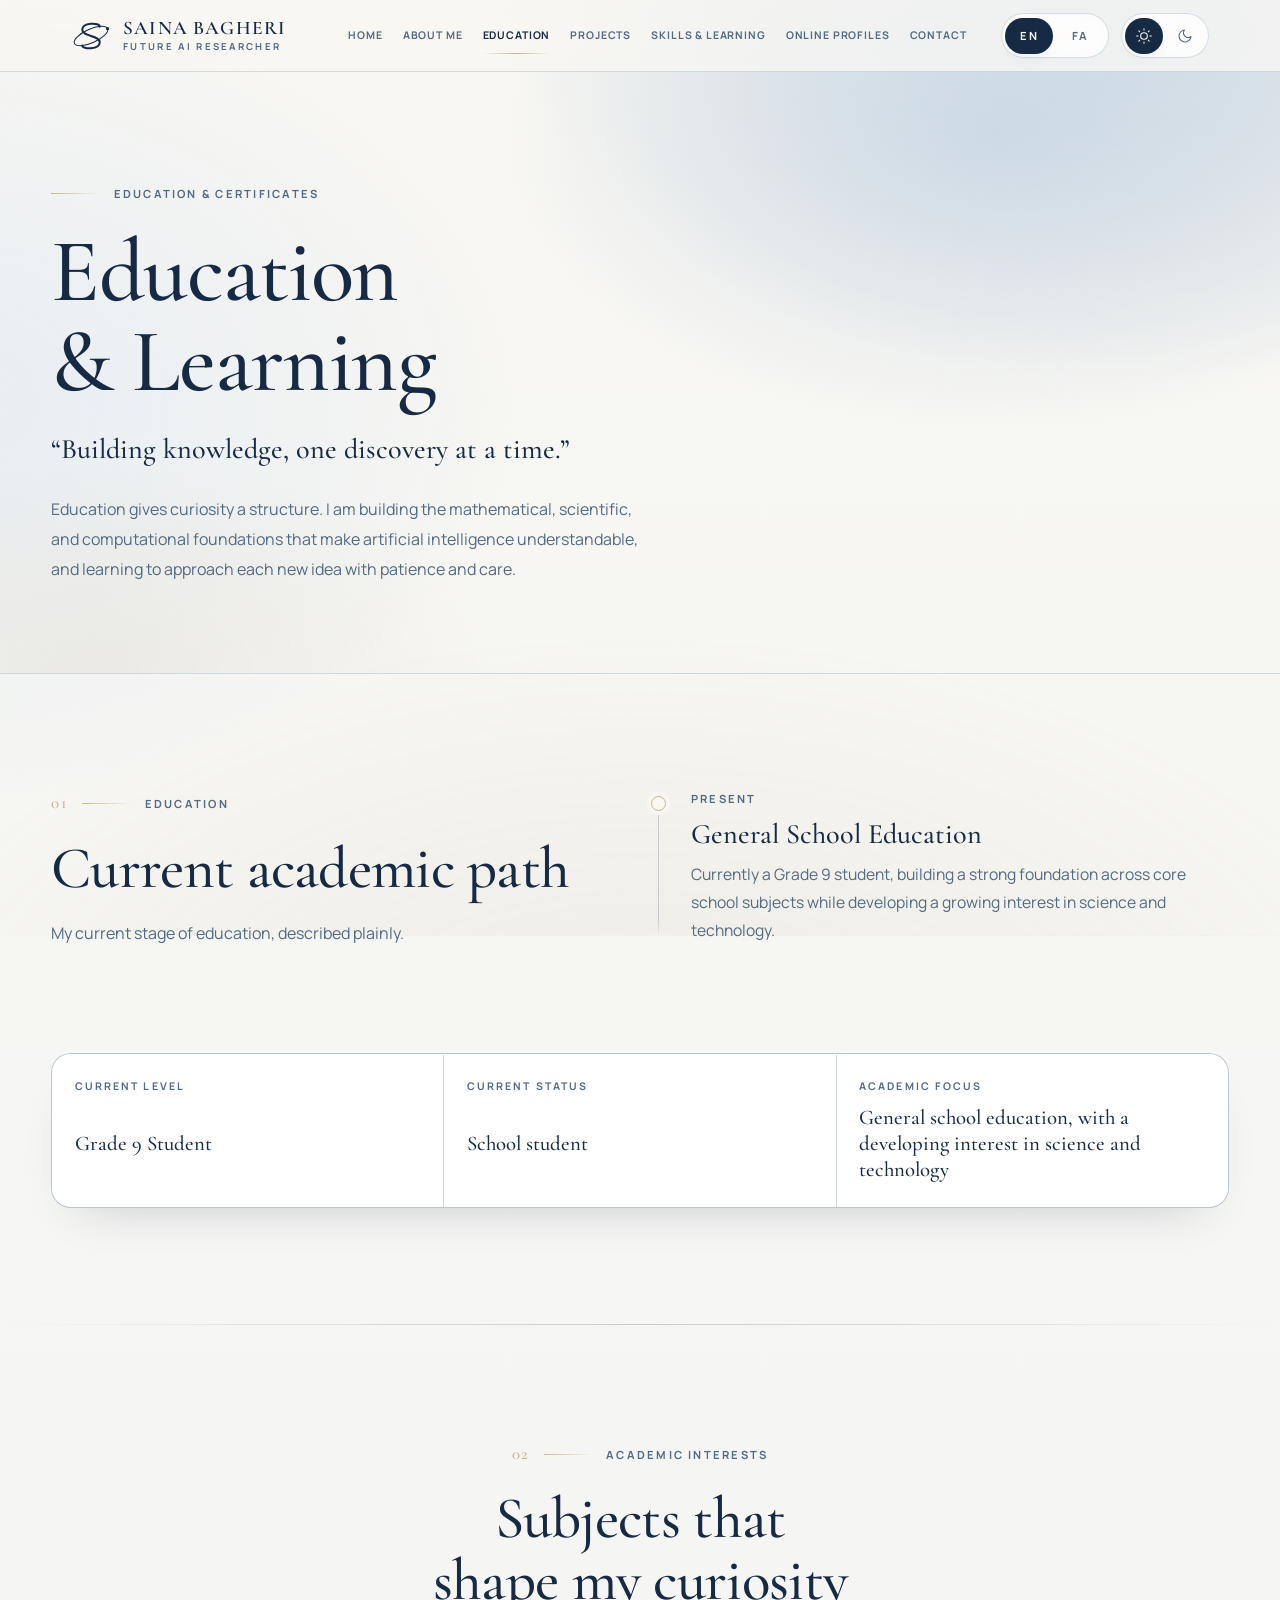
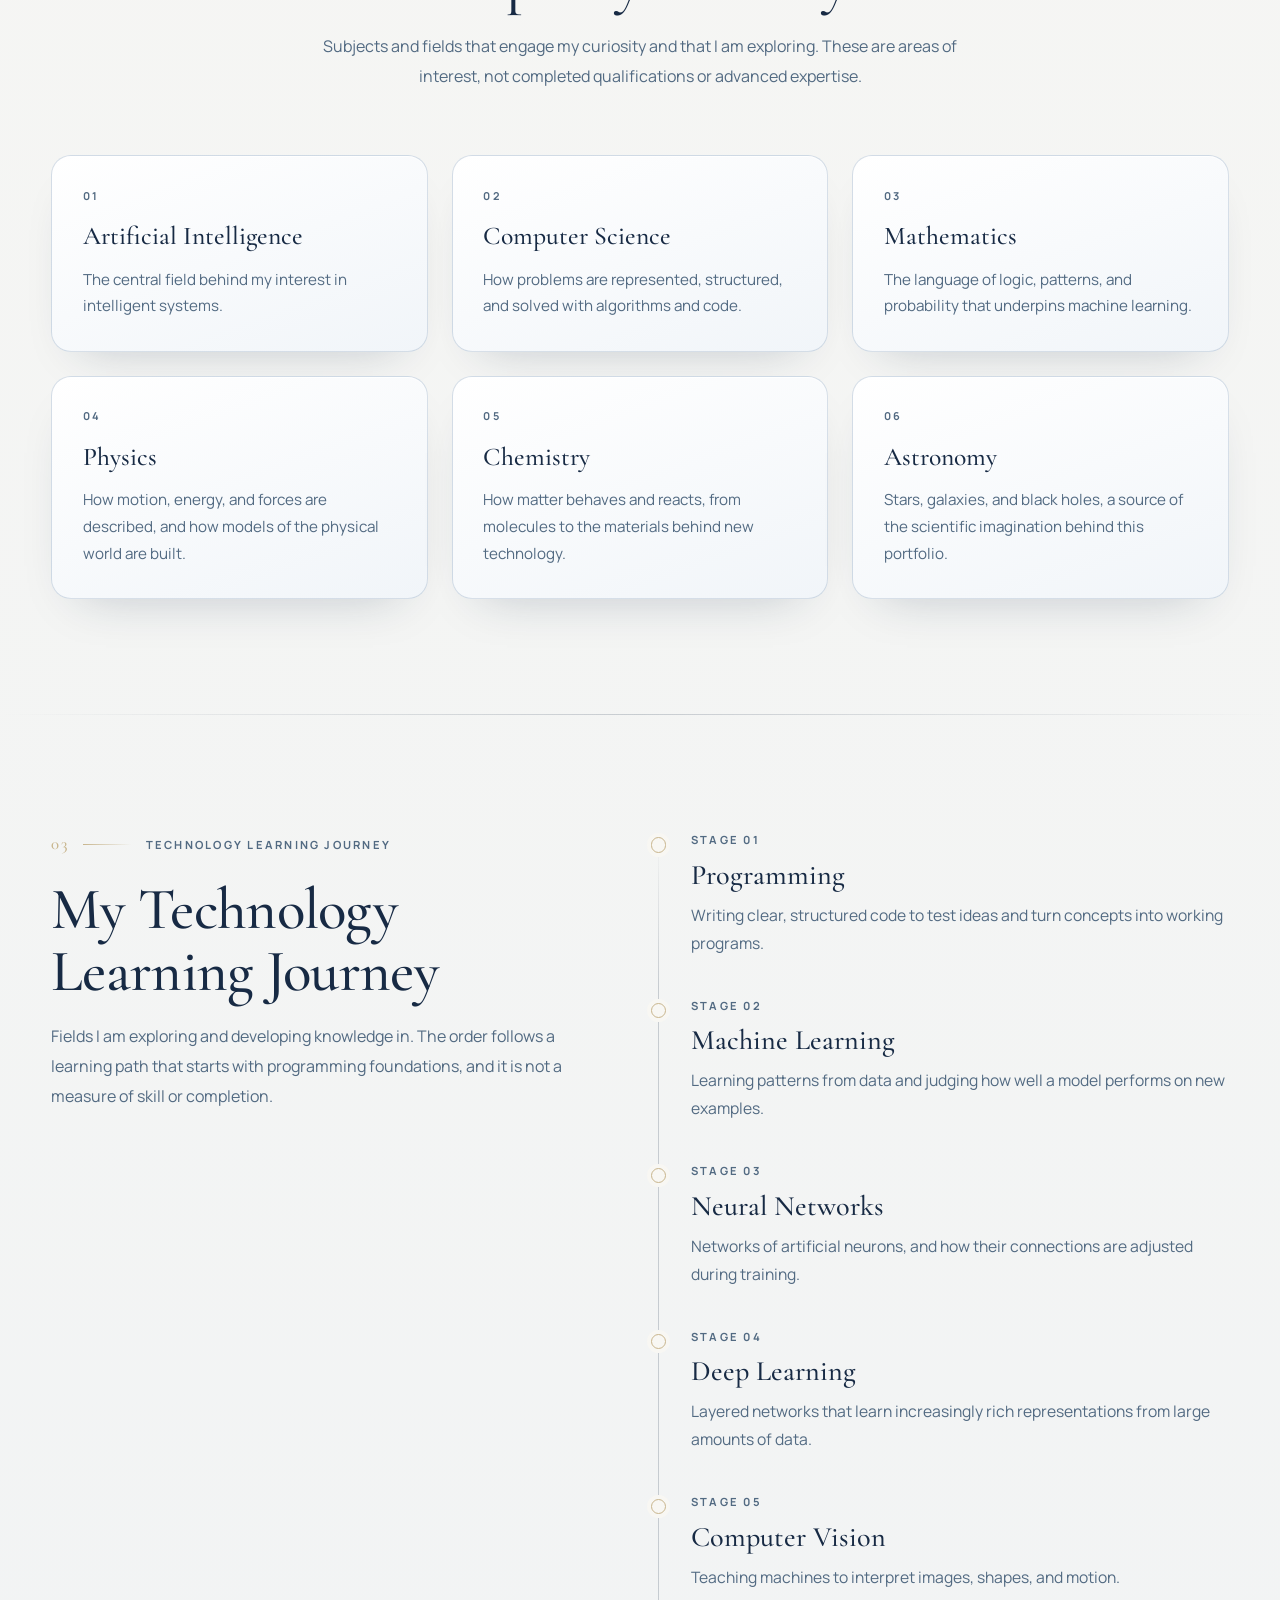
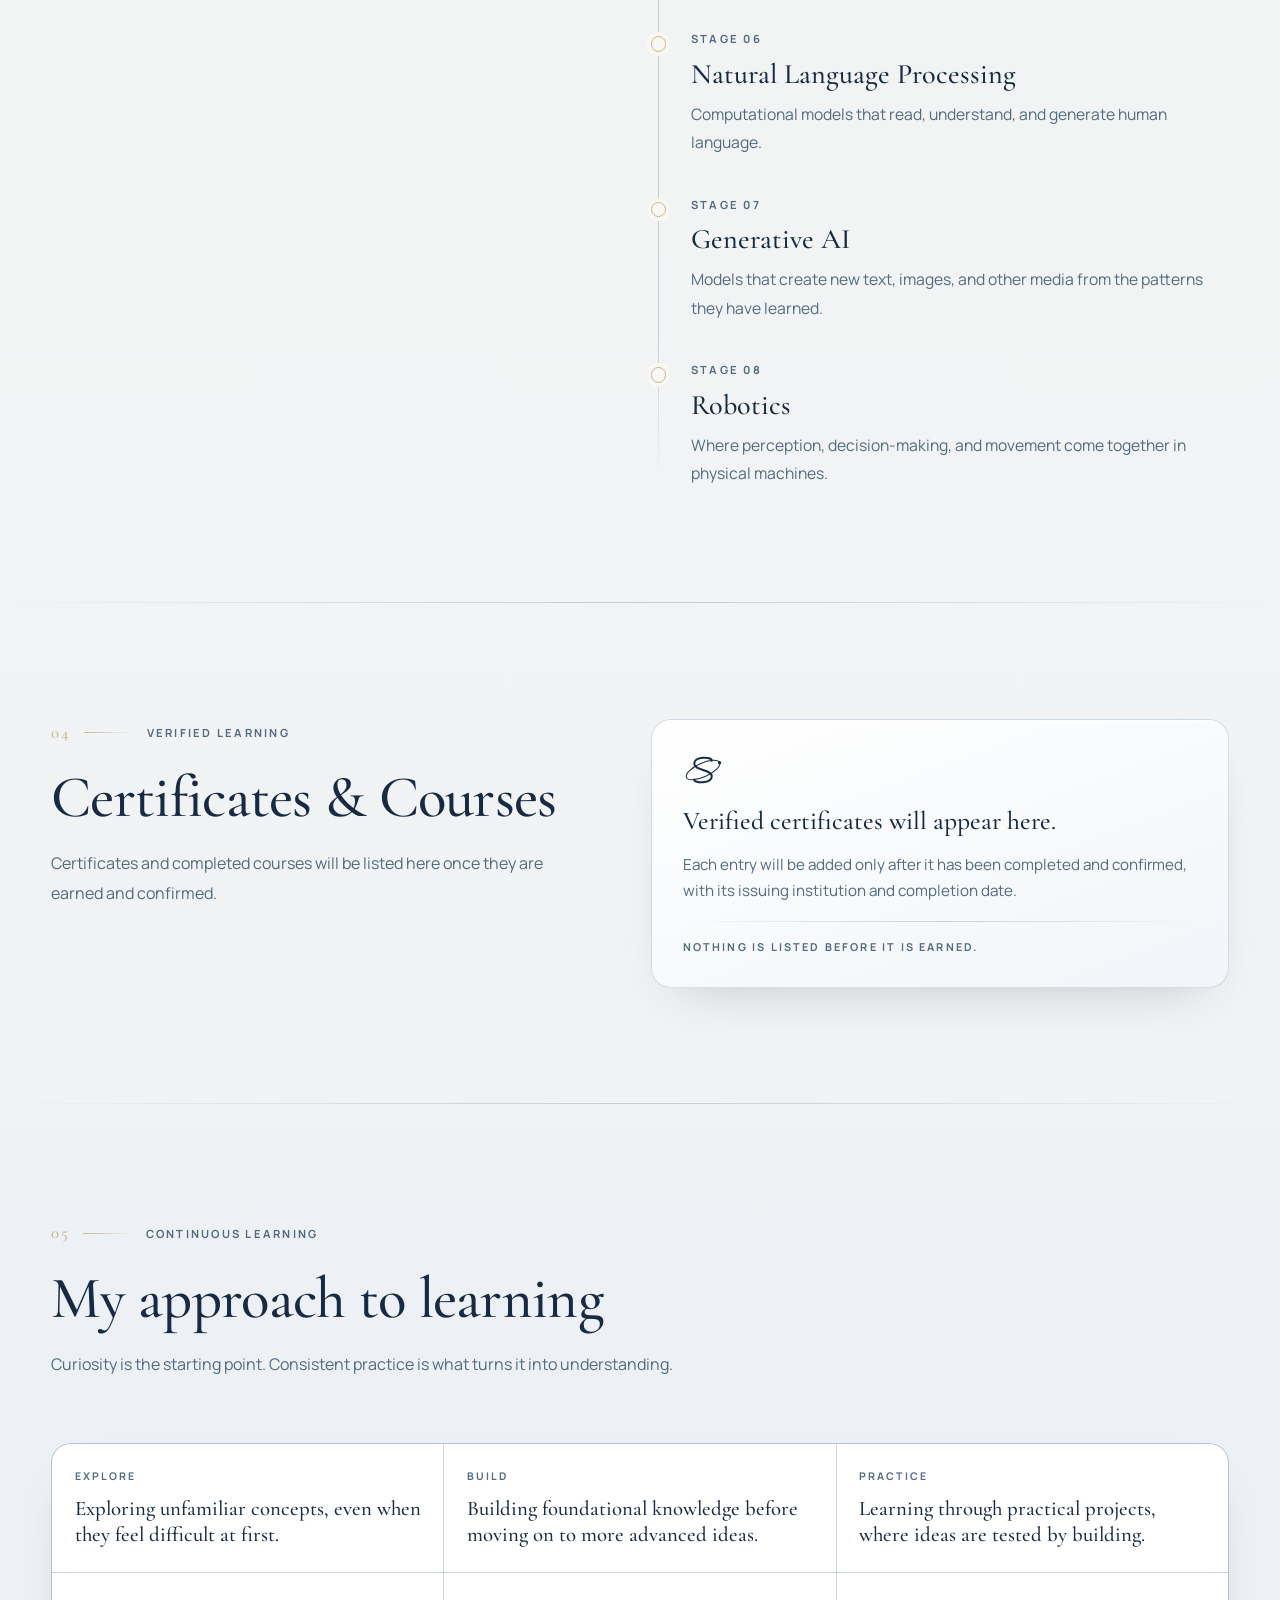
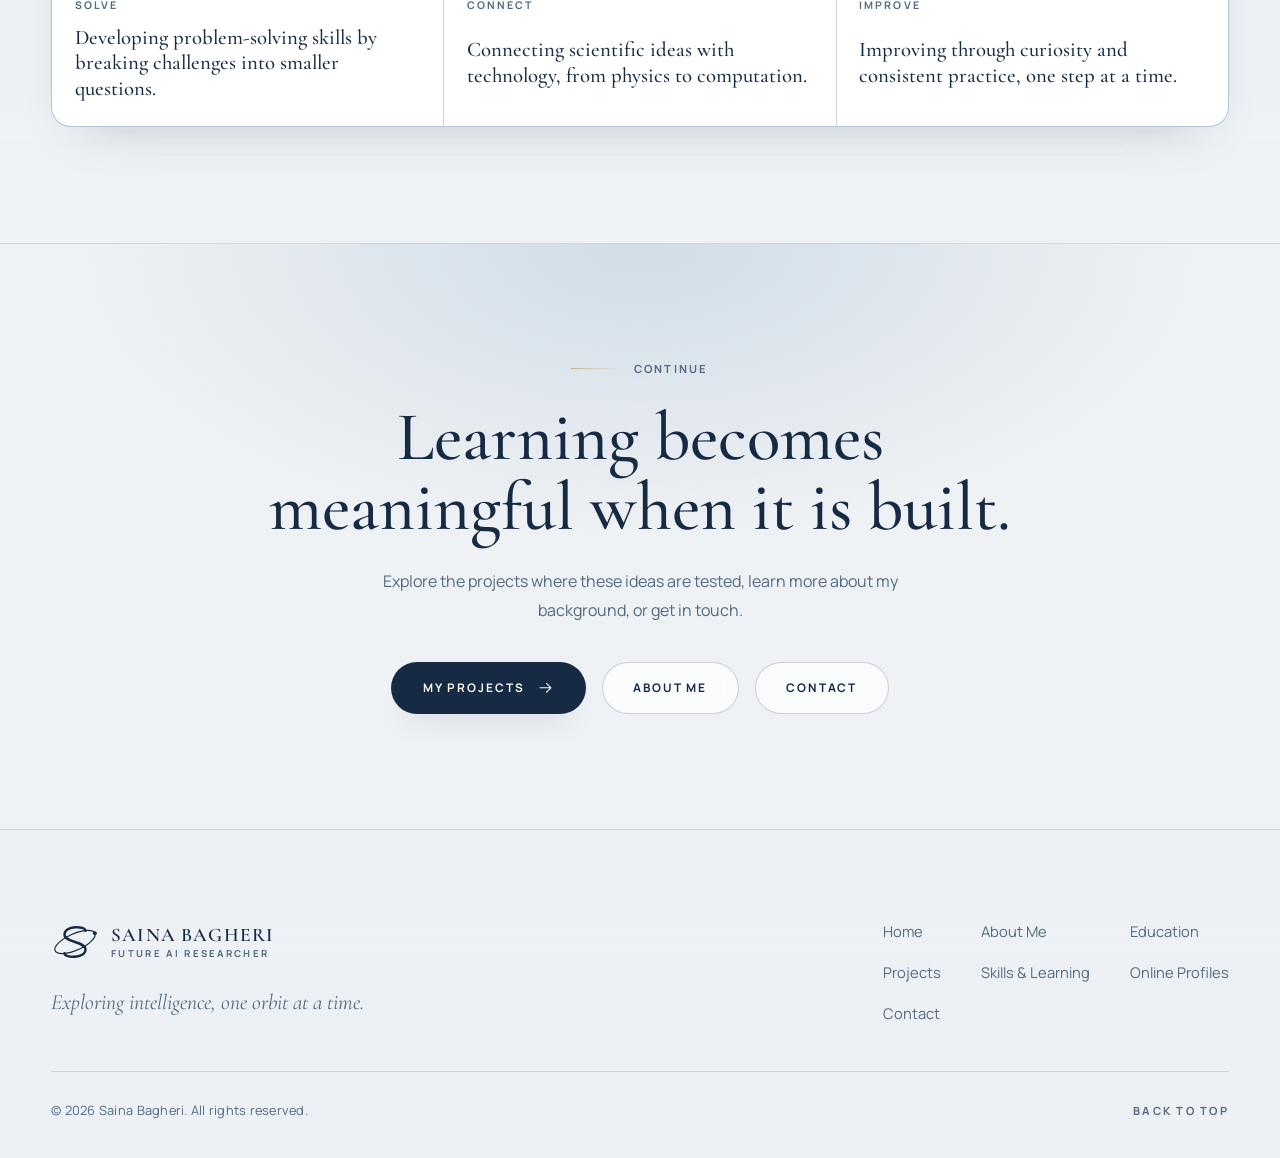
<file: education.html>
<!DOCTYPE html>
<html lang="en" dir="ltr" data-theme="light">
<head>
  <meta charset="UTF-8">
  <meta name="viewport" content="width=device-width, initial-scale=1.0">
  <title>Education & Certificates | Saina Bagheri</title>
  <meta name="description" content="Education, academic interests, and technology learning journey of Saina Bagheri, a Grade 9 student and Future AI Researcher.">
  <meta name="author" content="Saina Bagheri">
  <meta property="og:type" content="website">
  <meta property="og:title" content="Education & Certificates | Saina Bagheri">
  <meta property="og:description" content="Academic development, curiosity, and continuous learning in artificial intelligence and technology.">
  <link rel="preconnect" href="https://fonts.googleapis.com">
  <link rel="preconnect" href="https://fonts.gstatic.com" crossorigin>
  <link rel="stylesheet" href="https://fonts.googleapis.com/css2?family=Cormorant+Garamond:ital,wght@0,400;0,500;0,600;0,700;1,400;1,500&family=Manrope:wght@300;400;500;600;700&family=Vazirmatn:wght@300;400;500;600;700&display=swap">
  <link rel="stylesheet" href="style.css">
  <script src="script.js" defer></script>
</head>
<body class="site-body page-education">
  <a class="skip-link" href="#main-content" data-i18n="a11y.skip">Skip to main content</a>

  <svg class="svg-sprite" width="0" height="0" aria-hidden="true">
    <defs>
      <symbol id="saina-mark" viewBox="0 0 64 64">
        <ellipse class="mark-orbit" cx="32" cy="32" rx="29" ry="11" transform="rotate(-24 32 32)" fill="none" stroke="currentColor" stroke-width="1.6"></ellipse>
        <path class="mark-s" d="M46 17C46 10 18 10 18 22C18 33 46 31 46 42C46 54 18 54 18 47" fill="none" stroke="currentColor" stroke-width="3.2" stroke-linecap="round" stroke-linejoin="round"></path>
        <circle class="mark-dot" cx="58.5" cy="20.2" r="2.6" fill="currentColor" stroke="none"></circle>
      </symbol>
    </defs>
  </svg>

  <div class="ambient-layer" aria-hidden="true"></div>

  <header class="site-header" id="site-header">
    <div class="header-inner">
      <a class="brand" href="index.html">
        <svg class="brand-mark" viewBox="0 0 64 64" aria-hidden="true"><use href="#saina-mark"></use></svg>
        <span class="brand-text">
          <span class="brand-name" data-i18n="brand.name">Saina Bagheri</span>
          <span class="brand-role" data-i18n="brand.role">Future AI Researcher</span>
        </span>
      </a>

      <button class="nav-toggle" id="nav-toggle" type="button" aria-expanded="false" aria-controls="nav-panel">
        <span class="nav-toggle-line" aria-hidden="true"></span>
        <span class="nav-toggle-line" aria-hidden="true"></span>
        <span class="nav-toggle-line" aria-hidden="true"></span>
        <span class="visually-hidden" data-i18n="nav.menu">Menu</span>
      </button>

      <div class="nav-panel" id="nav-panel">
        <nav class="site-nav" id="site-nav" aria-label="Primary navigation" data-i18n-aria-label="nav.primary">
          <ul class="nav-list">
            <li class="nav-item"><a class="nav-link" href="index.html" data-i18n="nav.home">Home</a></li>
            <li class="nav-item"><a class="nav-link" href="about.html" data-i18n="nav.about">About Me</a></li>
            <li class="nav-item"><a class="nav-link is-active" href="education.html" aria-current="page" data-i18n="nav.education">Education</a></li>
            <li class="nav-item"><a class="nav-link" href="projects.html" data-i18n="nav.projects">Projects</a></li>
            <li class="nav-item"><a class="nav-link" href="skills.html" data-i18n="nav.skills">Skills & Learning</a></li>
            <li class="nav-item"><a class="nav-link" href="profiles.html" data-i18n="nav.profiles">Online Profiles</a></li>
            <li class="nav-item"><a class="nav-link" href="contact.html" data-i18n="nav.contact">Contact</a></li>
          </ul>
        </nav>

        <div class="header-controls">
          <div class="control-group language-switch" id="language-switch" role="group" aria-label="Language" data-i18n-aria-label="controls.language">
            <button class="control-button language-button is-active" id="lang-en" type="button" data-lang-option="en" aria-pressed="true" aria-label="English (EN)" data-i18n-aria-label="lang.enLabel">EN</button>
            <button class="control-button language-button" id="lang-fa" type="button" data-lang-option="fa" aria-pressed="false" aria-label="Persian (FA)" data-i18n-aria-label="lang.faLabel">FA</button>
          </div>

          <div class="control-group theme-switch" id="theme-switch" role="group" aria-label="Theme" data-i18n-aria-label="controls.theme">
            <button class="control-button theme-button is-active" id="theme-light" type="button" data-theme-option="light" aria-pressed="true" aria-label="Light theme" data-i18n-aria-label="theme.lightLabel">
              <svg class="control-icon" viewBox="0 0 24 24" aria-hidden="true" fill="none" stroke="currentColor" stroke-width="1.6" stroke-linecap="round" stroke-linejoin="round"><circle cx="12" cy="12" r="5"></circle><path d="M12 1v2M12 21v2M4.22 4.22l1.42 1.42M18.36 18.36l1.42 1.42M1 12h2M21 12h2M4.22 19.78l1.42-1.42M18.36 5.64l1.42-1.42"></path></svg>
              <span class="control-label" data-i18n="theme.light">Light</span>
            </button>
            <button class="control-button theme-button" id="theme-dark" type="button" data-theme-option="dark" aria-pressed="false" aria-label="Dark theme" data-i18n-aria-label="theme.darkLabel">
              <svg class="control-icon" viewBox="0 0 24 24" aria-hidden="true" fill="none" stroke="currentColor" stroke-width="1.6" stroke-linecap="round" stroke-linejoin="round"><path d="M21 12.79A9 9 0 1 1 11.21 3 7 7 0 0 0 21 12.79z"></path></svg>
              <span class="control-label" data-i18n="theme.dark">Dark</span>
            </button>
          </div>
        </div>
      </div>
    </div>
  </header>

  <main class="site-main" id="main-content" tabindex="-1">

    <section class="page-hero" id="education-hero" aria-labelledby="education-title">
      <div class="page-hero-inner">
        <p class="section-eyebrow">
          <span class="section-rule" aria-hidden="true"></span>
          <span class="section-label" data-i18n="education.hero.eyebrow" data-i18n-fa="آموزش و گواهینامه‌ها">Education & Certificates</span>
        </p>
        <h1 class="page-title" id="education-title" data-i18n="education.hero.title" data-i18n-fa="آموزش و یادگیری">Education & Learning</h1>
        <div class="intro-body">
          <p class="intro-text" data-i18n="education.hero.quote" data-i18n-fa="«دانش را می‌سازیم، یک کشف در هر گام.»">“Building knowledge, one discovery at a time.”</p>
          <p class="intro-text" data-i18n="education.hero.intro" data-i18n-fa="آموزش به کنجکاوی ساختار می‌دهد. من در حال ساختن پایه‌های ریاضی، علمی و محاسباتی‌ام هستم؛ پایه‌هایی که فهم هوش مصنوعی را ممکن می‌کنند و یاد می‌گیرم که با صبر و دقت به هر ایده تازه نزدیک شوم.">Education gives curiosity a structure. I am building the mathematical, scientific, and computational foundations that make artificial intelligence understandable, and learning to approach each new idea with patience and care.</p>
        </div>
      </div>
    </section>

    <section class="section" id="education-timeline" aria-labelledby="education-timeline-title">
      <div class="section-inner intro-body">
        <div class="intro-layout">
          <header class="section-header">
            <p class="section-eyebrow">
              <span class="section-index" aria-hidden="true">01</span>
              <span class="section-rule" aria-hidden="true"></span>
              <span class="section-label" data-i18n="education.section.eyebrow" data-i18n-fa="آموزش">Education</span>
            </p>
            <h2 class="section-title" id="education-timeline-title" data-i18n="education.section.title" data-i18n-fa="مسیر تحصیلی کنونی">Current academic path</h2>
            <p class="section-lead" data-i18n="education.section.lead" data-i18n-fa="مرحله کنونی تحصیلم را بی‌پیرایه توضیح می‌دهم.">My current stage of education, described plainly.</p>
          </header>

          <ul class="timeline">
            <li class="timeline-item">
              <p class="timeline-date" data-i18n="education.item.date" data-i18n-fa="اکنون">Present</p>
              <h3 class="timeline-title" data-i18n="education.item.title" data-i18n-fa="آموزش عمومی مدرسه">General School Education</h3>
              <p class="timeline-body" data-i18n="education.item.body" data-i18n-fa="هم‌اکنون دانش‌آموز پایه نهم هستم و پایه‌ای استوار در دروس اصلی مدرسه می‌سازم، در حالی که علاقه‌ام به علم و فناوری رو به رشد است.">Currently a Grade 9 student, building a strong foundation across core school subjects while developing a growing interest in science and technology.</p>
            </li>
          </ul>
        </div>

        <dl class="fact-list">
          <div class="fact-item">
            <dt class="fact-label" data-i18n="education.fact.level.label" data-i18n-fa="سطح کنونی">Current level</dt>
            <dd class="fact-value" data-i18n="education.fact.level.value" data-i18n-fa="دانش‌آموز پایه نهم">Grade 9 Student</dd>
          </div>
          <div class="fact-item">
            <dt class="fact-label" data-i18n="education.fact.status.label" data-i18n-fa="وضعیت کنونی">Current status</dt>
            <dd class="fact-value" data-i18n="education.fact.status.value" data-i18n-fa="دانش‌آموز مدرسه">School student</dd>
          </div>
          <div class="fact-item">
            <dt class="fact-label" data-i18n="education.fact.focus.label" data-i18n-fa="تمرکز تحصیلی">Academic focus</dt>
            <dd class="fact-value" data-i18n="education.fact.focus.value" data-i18n-fa="آموزش عمومی مدرسه، همراه با علاقه‌ای رو به رشد به علم و فناوری">General school education, with a developing interest in science and technology</dd>
          </div>
        </dl>
      </div>
    </section>

    <hr class="divider">

    <section class="section" id="academic-interests" aria-labelledby="academic-interests-title">
      <div class="section-inner">
        <header class="section-header section-header-center">
          <p class="section-eyebrow">
            <span class="section-index" aria-hidden="true">02</span>
            <span class="section-rule" aria-hidden="true"></span>
            <span class="section-label" data-i18n="education.interests.eyebrow" data-i18n-fa="علایق تحصیلی">Academic Interests</span>
          </p>
          <h2 class="section-title" id="academic-interests-title" data-i18n="education.interests.title" data-i18n-fa="درس‌هایی که کنجکاوی‌ام را شکل می‌دهند">Subjects that shape my curiosity</h2>
          <p class="section-lead" data-i18n="education.interests.lead" data-i18n-fa="درس‌ها و حوزه‌هایی که کنجکاوی‌ام را برمی‌انگیزند و در حال کاوش آن‌ها هستم. این‌ها حوزه‌های مورد علاقه‌اند، نه مدارک تکمیل‌شده یا تخصص پیشرفته.">Subjects and fields that engage my curiosity and that I am exploring. These are areas of interest, not completed qualifications or advanced expertise.</p>
        </header>

        <div class="card-grid">
          <article class="card">
            <p class="card-meta" aria-hidden="true">01</p>
            <h3 class="card-title" data-i18n="education.interests.ai.title" data-i18n-fa="هوش مصنوعی">Artificial Intelligence</h3>
            <p class="card-text" data-i18n="education.interests.ai.text" data-i18n-fa="حوزه اصلی علاقه‌ام به سیستم‌های هوشمند.">The central field behind my interest in intelligent systems.</p>
          </article>
          <article class="card">
            <p class="card-meta" aria-hidden="true">02</p>
            <h3 class="card-title" data-i18n="education.interests.cs.title" data-i18n-fa="علوم کامپیوتر">Computer Science</h3>
            <p class="card-text" data-i18n="education.interests.cs.text" data-i18n-fa="چگونگی نمایش، ساختاربندی و حل مسئله با الگوریتم و کد.">How problems are represented, structured, and solved with algorithms and code.</p>
          </article>
          <article class="card">
            <p class="card-meta" aria-hidden="true">03</p>
            <h3 class="card-title" data-i18n="education.interests.math.title" data-i18n-fa="ریاضیات">Mathematics</h3>
            <p class="card-text" data-i18n="education.interests.math.text" data-i18n-fa="زبان منطق، الگوها و احتمال که پایه یادگیری ماشین است.">The language of logic, patterns, and probability that underpins machine learning.</p>
          </article>
          <article class="card">
            <p class="card-meta" aria-hidden="true">04</p>
            <h3 class="card-title" data-i18n="education.interests.physics.title" data-i18n-fa="فیزیک">Physics</h3>
            <p class="card-text" data-i18n="education.interests.physics.text" data-i18n-fa="چگونگی توصیف حرکت، انرژی و نیرو، و ساختن مدل‌هایی از جهان فیزیکی.">How motion, energy, and forces are described, and how models of the physical world are built.</p>
          </article>
          <article class="card">
            <p class="card-meta" aria-hidden="true">05</p>
            <h3 class="card-title" data-i18n="education.interests.chemistry.title" data-i18n-fa="شیمی">Chemistry</h3>
            <p class="card-text" data-i18n="education.interests.chemistry.text" data-i18n-fa="چگونگی رفتار و واکنش ماده، از مولکول‌ها تا موادی که فناوری نو بر آن‌ها استوار است.">How matter behaves and reacts, from molecules to the materials behind new technology.</p>
          </article>
          <article class="card">
            <p class="card-meta" aria-hidden="true">06</p>
            <h3 class="card-title" data-i18n="education.interests.astronomy.title" data-i18n-fa="ستاره‌شناسی">Astronomy</h3>
            <p class="card-text" data-i18n="education.interests.astronomy.text" data-i18n-fa="ستاره‌ها، کهکشان‌ها و سیاه‌چاله‌ها؛ منبعی برای تخیل علمی پشت این پرتفولیو.">Stars, galaxies, and black holes, a source of the scientific imagination behind this portfolio.</p>
          </article>
        </div>
      </div>
    </section>

    <hr class="divider">

    <section class="section" id="learning-journey" aria-labelledby="learning-journey-title">
      <div class="section-inner intro-layout">
        <header class="section-header">
          <p class="section-eyebrow">
            <span class="section-index" aria-hidden="true">03</span>
            <span class="section-rule" aria-hidden="true"></span>
            <span class="section-label" data-i18n="education.journey.eyebrow" data-i18n-fa="مسیر یادگیری فناوری">Technology Learning Journey</span>
          </p>
          <h2 class="section-title" id="learning-journey-title" data-i18n="education.journey.title" data-i18n-fa="مسیر یادگیری فناوری من">My Technology Learning Journey</h2>
          <p class="section-lead" data-i18n="education.journey.lead" data-i18n-fa="حوزه‌هایی که در حال کاوش آن‌ها هستم و دانشم را در آن‌ها گسترش می‌دهم. ترتیب این فهرست، مسیری یادگیری را دنبال می‌کند که از پایه‌های برنامه‌نویسی آغاز می‌شود؛ این ترتیب معیاری از مهارت یا تکمیل دوره نیست.">Fields I am exploring and developing knowledge in. The order follows a learning path that starts with programming foundations, and it is not a measure of skill or completion.</p>
        </header>

        <ul class="timeline">
          <li class="timeline-item">
            <p class="timeline-date" data-i18n="education.journey.stage01" data-i18n-fa="مرحله ۰۱">Stage 01</p>
            <h3 class="timeline-title" data-i18n="education.journey.programming.title" data-i18n-fa="برنامه‌نویسی">Programming</h3>
            <p class="timeline-body" data-i18n="education.journey.programming.text" data-i18n-fa="نوشتن کد روشن و ساختاریافته برای آزمودن ایده‌ها و تبدیل مفاهیم به برنامه‌های کاربردی.">Writing clear, structured code to test ideas and turn concepts into working programs.</p>
          </li>
          <li class="timeline-item">
            <p class="timeline-date" data-i18n="education.journey.stage02" data-i18n-fa="مرحله ۰۲">Stage 02</p>
            <h3 class="timeline-title" data-i18n="education.journey.ml.title" data-i18n-fa="یادگیری ماشین">Machine Learning</h3>
            <p class="timeline-body" data-i18n="education.journey.ml.text" data-i18n-fa="یادگیری الگوها از داده‌ها و سنجیدن عملکرد مدل روی نمونه‌های تازه.">Learning patterns from data and judging how well a model performs on new examples.</p>
          </li>
          <li class="timeline-item">
            <p class="timeline-date" data-i18n="education.journey.stage03" data-i18n-fa="مرحله ۰۳">Stage 03</p>
            <h3 class="timeline-title" data-i18n="education.journey.nn.title" data-i18n-fa="شبکه‌های عصبی">Neural Networks</h3>
            <p class="timeline-body" data-i18n="education.journey.nn.text" data-i18n-fa="شبکه‌هایی از نورون‌های مصنوعی و چگونگی تنظیم اتصالات آن‌ها در فرایند آموزش.">Networks of artificial neurons, and how their connections are adjusted during training.</p>
          </li>
          <li class="timeline-item">
            <p class="timeline-date" data-i18n="education.journey.stage04" data-i18n-fa="مرحله ۰۴">Stage 04</p>
            <h3 class="timeline-title" data-i18n="education.journey.dl.title" data-i18n-fa="یادگیری عمیق">Deep Learning</h3>
            <p class="timeline-body" data-i18n="education.journey.dl.text" data-i18n-fa="شبکه‌های چندلایه که از حجم زیادی داده، بازنمایی‌های غنی‌تری می‌آموزند.">Layered networks that learn increasingly rich representations from large amounts of data.</p>
          </li>
          <li class="timeline-item">
            <p class="timeline-date" data-i18n="education.journey.stage05" data-i18n-fa="مرحله ۰۵">Stage 05</p>
            <h3 class="timeline-title" data-i18n="education.journey.cv.title" data-i18n-fa="بینایی ماشین">Computer Vision</h3>
            <p class="timeline-body" data-i18n="education.journey.cv.text" data-i18n-fa="آموزش دادن به ماشین‌ها برای تفسیر تصاویر، شکل‌ها و حرکت.">Teaching machines to interpret images, shapes, and motion.</p>
          </li>
          <li class="timeline-item">
            <p class="timeline-date" data-i18n="education.journey.stage06" data-i18n-fa="مرحله ۰۶">Stage 06</p>
            <h3 class="timeline-title" data-i18n="education.journey.nlp.title" data-i18n-fa="پردازش زبان طبیعی">Natural Language Processing</h3>
            <p class="timeline-body" data-i18n="education.journey.nlp.text" data-i18n-fa="مدل‌های محاسباتی که زبان انسان را می‌خوانند، می‌فهمند و تولید می‌کنند.">Computational models that read, understand, and generate human language.</p>
          </li>
          <li class="timeline-item">
            <p class="timeline-date" data-i18n="education.journey.stage07" data-i18n-fa="مرحله ۰۷">Stage 07</p>
            <h3 class="timeline-title" data-i18n="education.journey.genai.title" data-i18n-fa="هوش مصنوعی مولد">Generative AI</h3>
            <p class="timeline-body" data-i18n="education.journey.genai.text" data-i18n-fa="مدل‌هایی که بر پایه الگوهای آموخته‌شده، متن، تصویر و دیگر رسانه‌های تازه می‌سازند.">Models that create new text, images, and other media from the patterns they have learned.</p>
          </li>
          <li class="timeline-item">
            <p class="timeline-date" data-i18n="education.journey.stage08" data-i18n-fa="مرحله ۰۸">Stage 08</p>
            <h3 class="timeline-title" data-i18n="education.journey.robotics.title" data-i18n-fa="رباتیک">Robotics</h3>
            <p class="timeline-body" data-i18n="education.journey.robotics.text" data-i18n-fa="جایی که ادراک، تصمیم‌گیری و حرکت در ماشین‌های فیزیکی به هم می‌رسند.">Where perception, decision-making, and movement come together in physical machines.</p>
          </li>
        </ul>
      </div>
    </section>

    <hr class="divider">

    <section class="section" id="certificates" aria-labelledby="certificates-title">
      <div class="section-inner intro-layout">
        <header class="section-header">
          <p class="section-eyebrow">
            <span class="section-index" aria-hidden="true">04</span>
            <span class="section-rule" aria-hidden="true"></span>
            <span class="section-label" data-i18n="education.certificates.eyebrow" data-i18n-fa="یادگیری تأییدشده">Verified Learning</span>
          </p>
          <h2 class="section-title" id="certificates-title" data-i18n="education.certificates.title" data-i18n-fa="گواهینامه‌ها و دوره‌ها">Certificates & Courses</h2>
          <p class="section-lead" data-i18n="education.certificates.lead" data-i18n-fa="گواهینامه‌ها و دوره‌های تکمیل‌شده، پس از کسب و تأیید، در این بخش فهرست خواهند شد.">Certificates and completed courses will be listed here once they are earned and confirmed.</p>
        </header>

        <article class="card" aria-labelledby="certificates-empty-title">
          <svg class="brand-mark" viewBox="0 0 64 64" aria-hidden="true"><use href="#saina-mark"></use></svg>
          <h3 class="card-title" id="certificates-empty-title" data-i18n="education.certificates.emptyTitle" data-i18n-fa="گواهینامه‌های تأییدشده در این بخش نمایش داده می‌شوند.">Verified certificates will appear here.</h3>
          <p class="card-text" data-i18n="education.certificates.emptyText" data-i18n-fa="هر مورد تنها پس از تکمیل و تأیید افزوده می‌شود، همراه با نام مؤسسه صادرکننده و تاریخ تکمیل.">Each entry will be added only after it has been completed and confirmed, with its issuing institution and completion date.</p>
          <hr class="divider">
          <p class="card-meta" data-i18n="education.certificates.emptyMeta" data-i18n-fa="تا پیش از کسب و تأیید، هیچ موردی ثبت نمی‌شود.">Nothing is listed before it is earned.</p>
        </article>
      </div>
    </section>

    <hr class="divider">

    <section class="section section-tint" id="continuous-learning" aria-labelledby="continuous-learning-title">
      <div class="section-inner">
        <header class="section-header">
          <p class="section-eyebrow">
            <span class="section-index" aria-hidden="true">05</span>
            <span class="section-rule" aria-hidden="true"></span>
            <span class="section-label" data-i18n="education.learning.eyebrow" data-i18n-fa="یادگیری مستمر">Continuous Learning</span>
          </p>
          <h2 class="section-title" id="continuous-learning-title" data-i18n="education.learning.title" data-i18n-fa="رویکرد من به یادگیری">My approach to learning</h2>
          <p class="section-lead" data-i18n="education.learning.lead" data-i18n-fa="کنجکاوی نقطه آغاز است؛ تمرین مستمر است که آن را به فهم تبدیل می‌کند.">Curiosity is the starting point. Consistent practice is what turns it into understanding.</p>
        </header>

        <dl class="fact-list">
          <div class="fact-item">
            <dt class="fact-label" data-i18n="education.learning.explore.label" data-i18n-fa="کاوش">Explore</dt>
            <dd class="fact-value" data-i18n="education.learning.explore.text" data-i18n-fa="کاوش در مفاهیم ناآشنا، حتی وقتی در ابتدا دشوار به نظر می‌رسند.">Exploring unfamiliar concepts, even when they feel difficult at first.</dd>
          </div>
          <div class="fact-item">
            <dt class="fact-label" data-i18n="education.learning.build.label" data-i18n-fa="ساختن">Build</dt>
            <dd class="fact-value" data-i18n="education.learning.build.text" data-i18n-fa="ساختن دانش پایه پیش از ورود به ایده‌های پیشرفته‌تر.">Building foundational knowledge before moving on to more advanced ideas.</dd>
          </div>
          <div class="fact-item">
            <dt class="fact-label" data-i18n="education.learning.practice.label" data-i18n-fa="تمرین">Practice</dt>
            <dd class="fact-value" data-i18n="education.learning.practice.text" data-i18n-fa="یادگیری از راه پروژه‌های عملی که در آن‌ها ایده‌ها با ساختن آزموده می‌شوند.">Learning through practical projects, where ideas are tested by building.</dd>
          </div>
          <div class="fact-item">
            <dt class="fact-label" data-i18n="education.learning.solve.label" data-i18n-fa="حل مسئله">Solve</dt>
            <dd class="fact-value" data-i18n="education.learning.solve.text" data-i18n-fa="پرورش مهارت حل مسئله با شکستن چالش‌ها به پرسش‌های کوچک‌تر.">Developing problem-solving skills by breaking challenges into smaller questions.</dd>
          </div>
          <div class="fact-item">
            <dt class="fact-label" data-i18n="education.learning.connect.label" data-i18n-fa="پیوند">Connect</dt>
            <dd class="fact-value" data-i18n="education.learning.connect.text" data-i18n-fa="پیوند دادن ایده‌های علمی با فناوری، از فیزیک تا محاسبات.">Connecting scientific ideas with technology, from physics to computation.</dd>
          </div>
          <div class="fact-item">
            <dt class="fact-label" data-i18n="education.learning.improve.label" data-i18n-fa="بهبود">Improve</dt>
            <dd class="fact-value" data-i18n="education.learning.improve.text" data-i18n-fa="بهبود از راه کنجکاوی و تمرین مستمر، گام به گام.">Improving through curiosity and consistent practice, one step at a time.</dd>
          </div>
        </dl>
      </div>
    </section>

    <section class="section cta-section" id="education-cta" aria-labelledby="education-cta-title">
      <div class="section-inner cta-inner">
        <p class="section-eyebrow cta-eyebrow">
          <span class="section-rule" aria-hidden="true"></span>
          <span class="section-label" data-i18n="education.cta.eyebrow" data-i18n-fa="ادامه">Continue</span>
        </p>
        <h2 class="cta-title" id="education-cta-title" data-i18n="education.cta.title" data-i18n-fa="یادگیری زمانی معنا پیدا می‌کند که ساخته شود.">Learning becomes meaningful when it is built.</h2>
        <p class="cta-text" data-i18n="education.cta.text" data-i18n-fa="پروژه‌هایی را ببینید که این ایده‌ها در آن‌ها آزموده می‌شوند، با زمینه کار من بیشتر آشنا شوید، یا با من در تماس باشید.">Explore the projects where these ideas are tested, learn more about my background, or get in touch.</p>
        <div class="cta-actions">
          <a class="button button-primary" href="projects.html">
            <span class="button-label" data-i18n="education.cta.projects" data-i18n-fa="پروژه‌های من">My Projects</span>
            <svg class="button-icon" viewBox="0 0 24 24" aria-hidden="true" fill="none" stroke="currentColor" stroke-width="1.5" stroke-linecap="round" stroke-linejoin="round"><path d="M4 12h15M13 6l6 6-6 6"></path></svg>
          </a>
          <a class="button button-secondary" href="about.html">
            <span class="button-label" data-i18n="education.cta.about" data-i18n-fa="درباره من">About Me</span>
          </a>
          <a class="button button-secondary" href="contact.html">
            <span class="button-label" data-i18n="education.cta.contact" data-i18n-fa="تماس">Contact</span>
          </a>
        </div>
      </div>
    </section>

  </main>

  <footer class="site-footer" id="site-footer">
    <div class="footer-inner">
      <div class="footer-brand">
        <a class="brand brand-footer" href="index.html">
          <svg class="brand-mark" viewBox="0 0 64 64" aria-hidden="true"><use href="#saina-mark"></use></svg>
          <span class="brand-text">
            <span class="brand-name" data-i18n="brand.name">Saina Bagheri</span>
            <span class="brand-role" data-i18n="brand.role">Future AI Researcher</span>
          </span>
        </a>
        <p class="footer-tagline" data-i18n="footer.tagline">Exploring intelligence, one orbit at a time.</p>
      </div>

      <nav class="footer-nav" aria-label="Footer navigation" data-i18n-aria-label="footer.nav">
        <ul class="footer-nav-list">
          <li class="footer-nav-item"><a class="footer-link" href="index.html" data-i18n="nav.home">Home</a></li>
          <li class="footer-nav-item"><a class="footer-link" href="about.html" data-i18n="nav.about">About Me</a></li>
          <li class="footer-nav-item"><a class="footer-link" href="education.html" data-i18n="nav.education">Education</a></li>
          <li class="footer-nav-item"><a class="footer-link" href="projects.html" data-i18n="nav.projects">Projects</a></li>
          <li class="footer-nav-item"><a class="footer-link" href="skills.html" data-i18n="nav.skills">Skills & Learning</a></li>
          <li class="footer-nav-item"><a class="footer-link" href="profiles.html" data-i18n="nav.profiles">Online Profiles</a></li>
          <li class="footer-nav-item"><a class="footer-link" href="contact.html" data-i18n="nav.contact">Contact</a></li>
        </ul>
      </nav>

      <div class="footer-meta">
        <p class="footer-copy" data-i18n="footer.copyright">© 2026 Saina Bagheri. All rights reserved.</p>
        <a class="back-to-top" href="#education-hero" data-i18n="footer.top">Back to top</a>
      </div>
    </div>
  </footer>
</body>
</html>
</file>
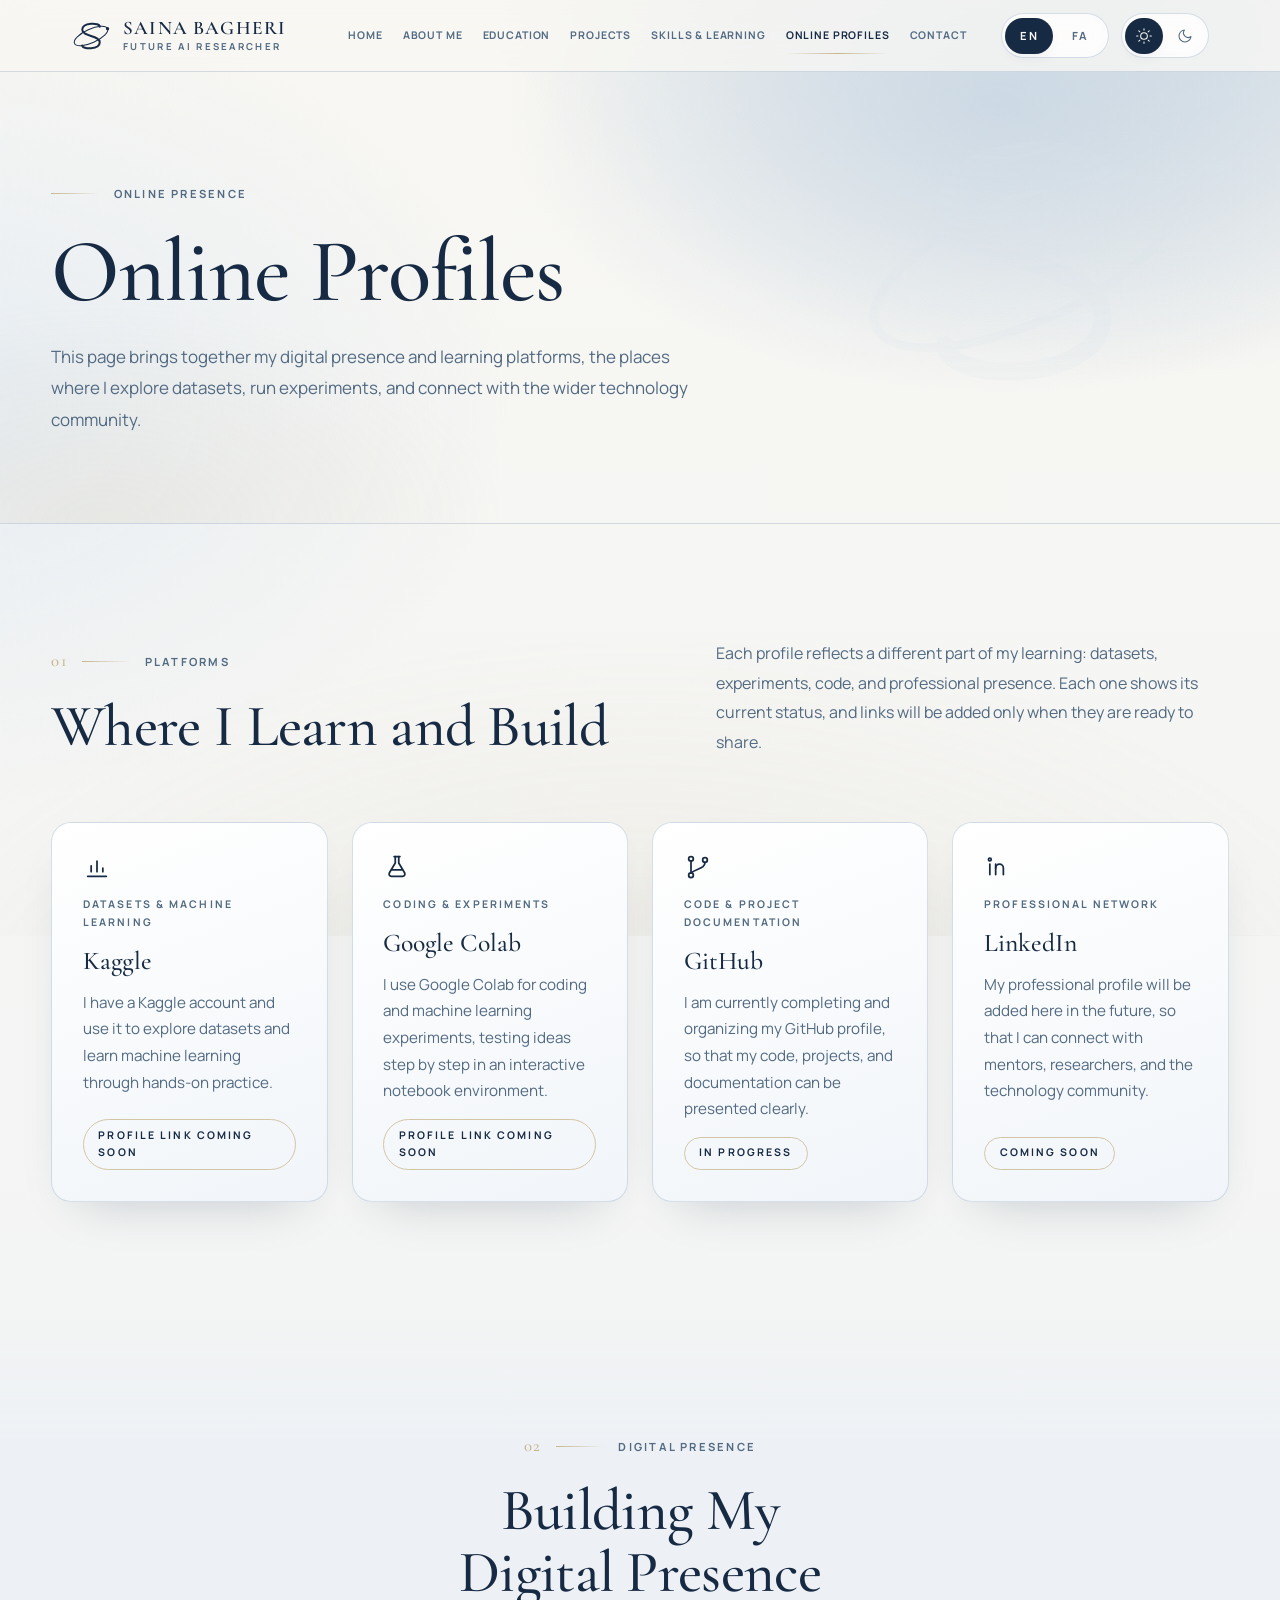
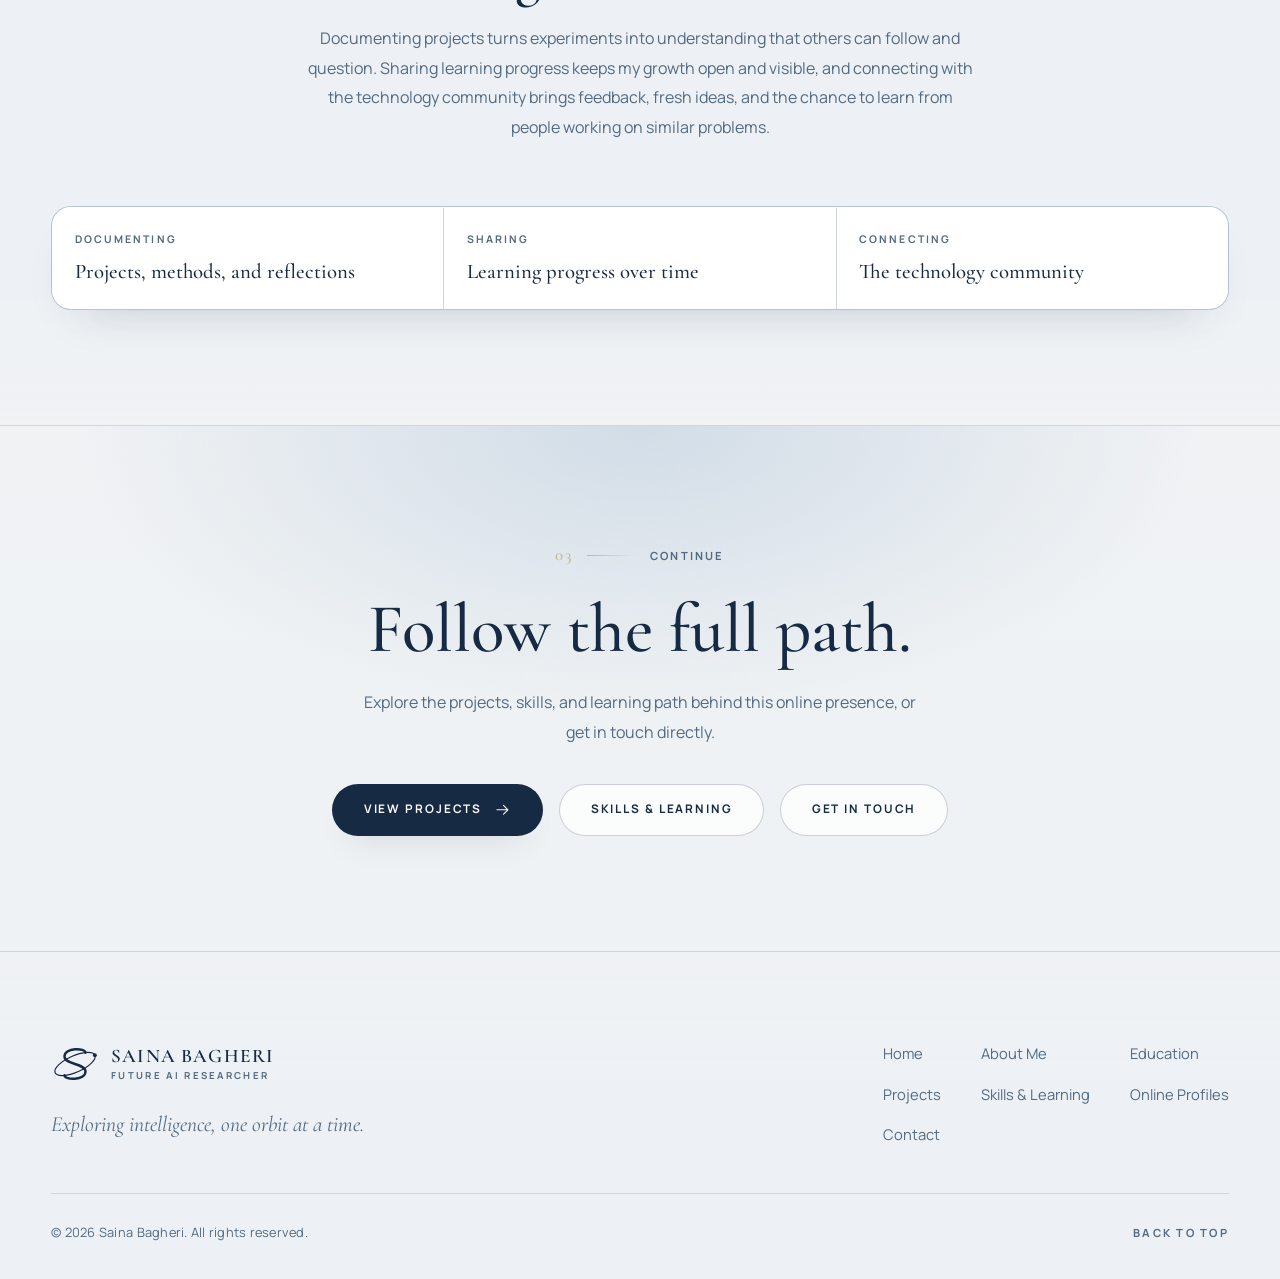
<file: profiles.html>
<!DOCTYPE html>
<html lang="en" dir="ltr" data-theme="light">
<head>
  <meta charset="UTF-8">
  <meta name="viewport" content="width=device-width, initial-scale=1.0">
  <title>Online Profiles | Saina Bagheri</title>
  <meta name="description" content="Online profiles and learning platforms of Saina Bagheri, Future AI Researcher, including Kaggle, Google Colab, GitHub, and LinkedIn.">
  <meta name="author" content="Saina Bagheri">
  <meta property="og:type" content="website">
  <meta property="og:title" content="Online Profiles | Saina Bagheri">
  <meta property="og:description" content="Digital presence and learning platforms of Saina Bagheri, Future AI Researcher.">
  <link rel="preconnect" href="https://fonts.googleapis.com">
  <link rel="preconnect" href="https://fonts.gstatic.com" crossorigin>
  <link rel="stylesheet" href="https://fonts.googleapis.com/css2?family=Cormorant+Garamond:ital,wght@0,400;0,500;0,600;0,700;1,400;1,500&family=Manrope:wght@300;400;500;600;700&family=Vazirmatn:wght@300;400;500;600;700&display=swap">
  <link rel="stylesheet" href="style.css">
  <script src="script.js" defer></script>
</head>
<body class="site-body page-profiles">
  <a class="skip-link" href="#main-content" data-i18n="a11y.skip">Skip to main content</a>

  <svg class="svg-sprite" width="0" height="0" aria-hidden="true">
    <defs>
      <symbol id="saina-mark" viewBox="0 0 64 64">
        <ellipse class="mark-orbit" cx="32" cy="32" rx="29" ry="11" transform="rotate(-24 32 32)" fill="none" stroke="currentColor" stroke-width="1.6"></ellipse>
        <path class="mark-s" d="M46 17C46 10 18 10 18 22C18 33 46 31 46 42C46 54 18 54 18 47" fill="none" stroke="currentColor" stroke-width="3.2" stroke-linecap="round" stroke-linejoin="round"></path>
        <circle class="mark-dot" cx="58.5" cy="20.2" r="2.6" fill="currentColor" stroke="none"></circle>
      </symbol>
    </defs>
  </svg>

  <div class="ambient-layer" aria-hidden="true"></div>

  <header class="site-header" id="site-header">
    <div class="header-inner">
      <a class="brand" href="index.html">
        <svg class="brand-mark" viewBox="0 0 64 64" aria-hidden="true"><use href="#saina-mark"></use></svg>
        <span class="brand-text">
          <span class="brand-name" data-i18n="brand.name">Saina Bagheri</span>
          <span class="brand-role" data-i18n="brand.role">Future AI Researcher</span>
        </span>
      </a>

      <button class="nav-toggle" id="nav-toggle" type="button" aria-expanded="false" aria-controls="nav-panel">
        <span class="nav-toggle-line" aria-hidden="true"></span>
        <span class="nav-toggle-line" aria-hidden="true"></span>
        <span class="nav-toggle-line" aria-hidden="true"></span>
        <span class="visually-hidden" data-i18n="nav.menu">Menu</span>
      </button>

      <div class="nav-panel" id="nav-panel">
        <nav class="site-nav" id="site-nav" aria-label="Primary navigation" data-i18n-aria-label="nav.primary">
          <ul class="nav-list">
            <li class="nav-item"><a class="nav-link" href="index.html" data-i18n="nav.home">Home</a></li>
            <li class="nav-item"><a class="nav-link" href="about.html" data-i18n="nav.about">About Me</a></li>
            <li class="nav-item"><a class="nav-link" href="education.html" data-i18n="nav.education">Education</a></li>
            <li class="nav-item"><a class="nav-link" href="projects.html" data-i18n="nav.projects">Projects</a></li>
            <li class="nav-item"><a class="nav-link" href="skills.html" data-i18n="nav.skills">Skills & Learning</a></li>
            <li class="nav-item"><a class="nav-link is-active" href="profiles.html" aria-current="page" data-i18n="nav.profiles">Online Profiles</a></li>
            <li class="nav-item"><a class="nav-link" href="contact.html" data-i18n="nav.contact">Contact</a></li>
          </ul>
        </nav>

        <div class="header-controls">
          <div class="control-group language-switch" id="language-switch" role="group" aria-label="Language" data-i18n-aria-label="controls.language">
            <button class="control-button language-button is-active" id="lang-en" type="button" data-lang-option="en" aria-pressed="true" aria-label="English (EN)" data-i18n-aria-label="lang.enLabel">EN</button>
            <button class="control-button language-button" id="lang-fa" type="button" data-lang-option="fa" aria-pressed="false" aria-label="Persian (FA)" data-i18n-aria-label="lang.faLabel">FA</button>
          </div>

          <div class="control-group theme-switch" id="theme-switch" role="group" aria-label="Theme" data-i18n-aria-label="controls.theme">
            <button class="control-button theme-button is-active" id="theme-light" type="button" data-theme-option="light" aria-pressed="true" aria-label="Light theme" data-i18n-aria-label="theme.lightLabel">
              <svg class="control-icon" viewBox="0 0 24 24" aria-hidden="true" fill="none" stroke="currentColor" stroke-width="1.6" stroke-linecap="round" stroke-linejoin="round"><circle cx="12" cy="12" r="5"></circle><path d="M12 1v2M12 21v2M4.22 4.22l1.42 1.42M18.36 18.36l1.42 1.42M1 12h2M21 12h2M4.22 19.78l1.42-1.42M18.36 5.64l1.42-1.42"></path></svg>
              <span class="control-label" data-i18n="theme.light">Light</span>
            </button>
            <button class="control-button theme-button" id="theme-dark" type="button" data-theme-option="dark" aria-pressed="false" aria-label="Dark theme" data-i18n-aria-label="theme.darkLabel">
              <svg class="control-icon" viewBox="0 0 24 24" aria-hidden="true" fill="none" stroke="currentColor" stroke-width="1.6" stroke-linecap="round" stroke-linejoin="round"><path d="M21 12.79A9 9 0 1 1 11.21 3 7 7 0 0 0 21 12.79z"></path></svg>
              <span class="control-label" data-i18n="theme.dark">Dark</span>
            </button>
          </div>
        </div>
      </div>
    </div>
  </header>

  <main class="site-main" id="main-content" tabindex="-1">

    <section class="page-hero" id="profiles-hero" aria-labelledby="profiles-title">
      <svg class="hero-orbit-symbol" viewBox="0 0 64 64" aria-hidden="true"><use href="#saina-mark"></use></svg>
      <div class="page-hero-inner">
        <p class="section-eyebrow">
          <span class="section-rule" aria-hidden="true"></span>
          <span class="section-label" data-i18n="profiles.hero.eyebrow" data-i18n-fa="حضور آنلاین">Online Presence</span>
        </p>
        <h1 class="page-title" id="profiles-title" data-i18n="profiles.hero.title" data-i18n-fa="پروفایل‌های آنلاین">Online Profiles</h1>
        <p class="page-lead" data-i18n="profiles.hero.intro" data-i18n-fa="این صفحه حضور دیجیتال و پلتفرم‌های یادگیری من را کنار هم قرار می‌دهد؛ جایی که مجموعه‌داده‌ها را بررسی می‌کنم، آزمایش‌ها را اجرا می‌کنم و با جامعه گسترده فناوری ارتباط برقرار می‌کنم.">This page brings together my digital presence and learning platforms, the places where I explore datasets, run experiments, and connect with the wider technology community.</p>
      </div>
    </section>

    <section class="section" id="platforms" aria-labelledby="platforms-title">
      <div class="section-inner">
        <header class="section-header section-header-split">
          <div class="section-heading-block">
            <p class="section-eyebrow">
              <span class="section-index" aria-hidden="true">01</span>
              <span class="section-rule" aria-hidden="true"></span>
              <span class="section-label" data-i18n="profiles.platforms.eyebrow" data-i18n-fa="پلتفرم‌ها">Platforms</span>
            </p>
            <h2 class="section-title" id="platforms-title" data-i18n="profiles.platforms.title" data-i18n-fa="جایی که یاد می‌گیرم و می‌سازم">Where I Learn and Build</h2>
          </div>
          <p class="section-lead" data-i18n="profiles.platforms.lead" data-i18n-fa="هر پروفایل بخش متفاوتی از یادگیری من را نشان می‌دهد: داده‌ها، آزمایش‌ها، کد و حضور حرفه‌ای. وضعیت هر پروفایل مشخص است و لینک‌ها تنها زمانی افزوده می‌شوند که آماده اشتراک‌گذاری باشند.">Each profile reflects a different part of my learning: datasets, experiments, code, and professional presence. Each one shows its current status, and links will be added only when they are ready to share.</p>
        </header>

        <div class="profile-grid">
          <article class="profile-card" aria-labelledby="profile-kaggle-title">
            <svg class="profile-icon" width="28" height="28" viewBox="0 0 24 24" aria-hidden="true" fill="none" stroke="currentColor" stroke-width="1.5" stroke-linecap="round" stroke-linejoin="round"><path d="M4 20h16"></path><path d="M7 16v-5M12 16V7M17 16v-3"></path></svg>
            <p class="profile-platform" data-i18n="profiles.kaggle.platform" data-i18n-fa="داده‌ها و یادگیری ماشین">Datasets & Machine Learning</p>
            <h3 class="profile-name" id="profile-kaggle-title">Kaggle</h3>
            <p class="profile-description" data-i18n="profiles.kaggle.text" data-i18n-fa="من یک حساب کاربری در Kaggle دارم و از آن برای بررسی مجموعه‌داده‌ها و یادگیری ماشین از طریق تمرین عملی استفاده می‌کنم.">I have a Kaggle account and use it to explore datasets and learn machine learning through hands-on practice.</p>
            <p class="profile-link"><span class="badge" data-i18n="profiles.status.linkSoon" data-i18n-fa="لینک پروفایل به‌زودی">Profile link coming soon</span></p>
          </article>

          <article class="profile-card" aria-labelledby="profile-colab-title">
            <svg class="profile-icon" width="28" height="28" viewBox="0 0 24 24" aria-hidden="true" fill="none" stroke="currentColor" stroke-width="1.5" stroke-linecap="round" stroke-linejoin="round"><path d="M9.5 3h5"></path><path d="M10.5 3v5.6L5.4 17.2A2 2 0 0 0 7.1 20h9.8a2 2 0 0 0 1.7-2.8L13.5 8.6V3"></path><path d="M8 14.5h8"></path></svg>
            <p class="profile-platform" data-i18n="profiles.colab.platform" data-i18n-fa="کدنویسی و آزمایش">Coding & Experiments</p>
            <h3 class="profile-name" id="profile-colab-title">Google Colab</h3>
            <p class="profile-description" data-i18n="profiles.colab.text" data-i18n-fa="من از Google Colab برای کدنویسی و آزمایش‌های یادگیری ماشین استفاده می‌کنم و ایده‌ها را گام‌به‌گام در یک محیط نوت‌بوک تعاملی می‌آزمایم.">I use Google Colab for coding and machine learning experiments, testing ideas step by step in an interactive notebook environment.</p>
            <p class="profile-link"><span class="badge" data-i18n="profiles.status.linkSoon" data-i18n-fa="لینک پروفایل به‌زودی">Profile link coming soon</span></p>
          </article>

          <article class="profile-card" aria-labelledby="profile-github-title">
            <svg class="profile-icon" width="28" height="28" viewBox="0 0 24 24" aria-hidden="true" fill="none" stroke="currentColor" stroke-width="1.5" stroke-linecap="round" stroke-linejoin="round"><circle cx="6" cy="5" r="2"></circle><circle cx="6" cy="19" r="2"></circle><circle cx="18" cy="6" r="2"></circle><path d="M6 7v10"></path><path d="M18 8c0 5-6 5-12 9"></path></svg>
            <p class="profile-platform" data-i18n="profiles.github.platform" data-i18n-fa="کد و مستندسازی پروژه‌ها">Code & Project Documentation</p>
            <h3 class="profile-name" id="profile-github-title">GitHub</h3>
            <p class="profile-description" data-i18n="profiles.github.text" data-i18n-fa="در حال تکمیل و سازمان‌دهی پروفایل GitHub خود هستم تا کد، پروژه‌ها و مستنداتم به شکلی روشن ارائه شوند.">I am currently completing and organizing my GitHub profile, so that my code, projects, and documentation can be presented clearly.</p>
            <p class="profile-link"><span class="badge" data-i18n="profiles.status.inProgress" data-i18n-fa="در حال انجام">In progress</span></p>
          </article>

          <article class="profile-card" aria-labelledby="profile-linkedin-title">
            <svg class="profile-icon" width="28" height="28" viewBox="0 0 24 24" aria-hidden="true" fill="none" stroke="currentColor" stroke-width="1.5" stroke-linecap="round" stroke-linejoin="round"><path d="M5 9.5v9"></path><circle cx="5" cy="5.5" r="1.2"></circle><path d="M10 18.5v-9"></path><path d="M10 13c0-2 1.4-3.5 3.3-3.5S16.6 11 16.6 13v5.5"></path></svg>
            <p class="profile-platform" data-i18n="profiles.linkedin.platform" data-i18n-fa="شبکه حرفه‌ای">Professional Network</p>
            <h3 class="profile-name" id="profile-linkedin-title">LinkedIn</h3>
            <p class="profile-description" data-i18n="profiles.linkedin.text" data-i18n-fa="پروفایل حرفه‌ای من در آینده به این بخش افزوده خواهد شد تا بتوانم با راهنمایان، پژوهشگران و جامعه فناوری ارتباط برقرار کنم.">My professional profile will be added here in the future, so that I can connect with mentors, researchers, and the technology community.</p>
            <p class="profile-link"><span class="badge" data-i18n="profiles.status.comingSoon" data-i18n-fa="به‌زودی">Coming soon</span></p>
          </article>
        </div>
      </div>
    </section>

    <section class="section section-tint" id="digital-presence" aria-labelledby="presence-title">
      <div class="section-inner">
        <header class="section-header section-header-center">
          <p class="section-eyebrow">
            <span class="section-index" aria-hidden="true">02</span>
            <span class="section-rule" aria-hidden="true"></span>
            <span class="section-label" data-i18n="profiles.presence.eyebrow" data-i18n-fa="حضور دیجیتال">Digital Presence</span>
          </p>
          <h2 class="section-title" id="presence-title" data-i18n="profiles.presence.title" data-i18n-fa="ساختن حضور دیجیتال من">Building My Digital Presence</h2>
          <p class="section-lead" data-i18n="profiles.presence.lead" data-i18n-fa="مستندسازی پروژه‌ها، آزمایش‌ها را به درکی تبدیل می‌کند که دیگران می‌توانند دنبال کنند و درباره‌اش پرسش کنند. به اشتراک گذاشتن پیشرفت یادگیری، رشد من را شفاف و قابل پیگیری نگه می‌دارد و ارتباط با جامعه فناوری، بازخورد، ایده‌های تازه و فرصت یادگیری از افرادی را فراهم می‌کند که روی مسائل مشابه کار می‌کنند.">Documenting projects turns experiments into understanding that others can follow and question. Sharing learning progress keeps my growth open and visible, and connecting with the technology community brings feedback, fresh ideas, and the chance to learn from people working on similar problems.</p>
        </header>

        <dl class="fact-list">
          <div class="fact-item">
            <dt class="fact-label" data-i18n="profiles.presence.factDocLabel" data-i18n-fa="مستندسازی">Documenting</dt>
            <dd class="fact-value" data-i18n="profiles.presence.factDocValue" data-i18n-fa="پروژه‌ها، روش‌ها و تأملات">Projects, methods, and reflections</dd>
          </div>
          <div class="fact-item">
            <dt class="fact-label" data-i18n="profiles.presence.factShareLabel" data-i18n-fa="اشتراک‌گذاری">Sharing</dt>
            <dd class="fact-value" data-i18n="profiles.presence.factShareValue" data-i18n-fa="پیشرفت یادگیری در طول زمان">Learning progress over time</dd>
          </div>
          <div class="fact-item">
            <dt class="fact-label" data-i18n="profiles.presence.factConnectLabel" data-i18n-fa="ارتباط">Connecting</dt>
            <dd class="fact-value" data-i18n="profiles.presence.factConnectValue" data-i18n-fa="جامعه فناوری">The technology community</dd>
          </div>
        </dl>
      </div>
    </section>

    <section class="section cta-section" id="call-to-action" aria-labelledby="profiles-cta-title">
      <div class="section-inner cta-inner">
        <p class="section-eyebrow cta-eyebrow">
          <span class="section-index" aria-hidden="true">03</span>
          <span class="section-rule" aria-hidden="true"></span>
          <span class="section-label" data-i18n="profiles.cta.eyebrow" data-i18n-fa="ادامه">Continue</span>
        </p>
        <h2 class="cta-title" id="profiles-cta-title" data-i18n="profiles.cta.title" data-i18n-fa="مسیر کامل را دنبال کنید.">Follow the full path.</h2>
        <p class="cta-text" data-i18n="profiles.cta.text" data-i18n-fa="پروژه‌ها، مهارت‌ها و مسیر یادگیری پشت این حضور آنلاین را ببینید یا مستقیماً با من تماس بگیرید.">Explore the projects, skills, and learning path behind this online presence, or get in touch directly.</p>
        <div class="cta-actions">
          <a class="button button-primary" href="projects.html">
            <span class="button-label" data-i18n="profiles.cta.projects" data-i18n-fa="مشاهده پروژه‌ها">View Projects</span>
            <svg class="button-icon" viewBox="0 0 24 24" aria-hidden="true" fill="none" stroke="currentColor" stroke-width="1.5" stroke-linecap="round" stroke-linejoin="round"><path d="M4 12h15M13 6l6 6-6 6"></path></svg>
          </a>
          <a class="button button-secondary" href="skills.html">
            <span class="button-label" data-i18n="profiles.cta.skills" data-i18n-fa="مهارت‌ها و یادگیری">Skills & Learning</span>
          </a>
          <a class="button button-secondary" href="contact.html">
            <span class="button-label" data-i18n="profiles.cta.contact" data-i18n-fa="ارتباط با من">Get in Touch</span>
          </a>
        </div>
      </div>
    </section>

  </main>

  <footer class="site-footer" id="site-footer">
    <div class="footer-inner">
      <div class="footer-brand">
        <a class="brand brand-footer" href="index.html">
          <svg class="brand-mark" viewBox="0 0 64 64" aria-hidden="true"><use href="#saina-mark"></use></svg>
          <span class="brand-text">
            <span class="brand-name" data-i18n="brand.name">Saina Bagheri</span>
            <span class="brand-role" data-i18n="brand.role">Future AI Researcher</span>
          </span>
        </a>
        <p class="footer-tagline" data-i18n="footer.tagline">Exploring intelligence, one orbit at a time.</p>
      </div>

      <nav class="footer-nav" aria-label="Footer navigation" data-i18n-aria-label="footer.nav">
        <ul class="footer-nav-list">
          <li class="footer-nav-item"><a class="footer-link" href="index.html" data-i18n="nav.home">Home</a></li>
          <li class="footer-nav-item"><a class="footer-link" href="about.html" data-i18n="nav.about">About Me</a></li>
          <li class="footer-nav-item"><a class="footer-link" href="education.html" data-i18n="nav.education">Education</a></li>
          <li class="footer-nav-item"><a class="footer-link" href="projects.html" data-i18n="nav.projects">Projects</a></li>
          <li class="footer-nav-item"><a class="footer-link" href="skills.html" data-i18n="nav.skills">Skills & Learning</a></li>
          <li class="footer-nav-item"><a class="footer-link" href="profiles.html" data-i18n="nav.profiles">Online Profiles</a></li>
          <li class="footer-nav-item"><a class="footer-link" href="contact.html" data-i18n="nav.contact">Contact</a></li>
        </ul>
      </nav>

      <div class="footer-meta">
        <p class="footer-copy" data-i18n="footer.copyright">© 2026 Saina Bagheri. All rights reserved.</p>
        <a class="back-to-top" href="#profiles-hero" data-i18n="footer.top">Back to top</a>
      </div>
    </div>
  </footer>
</body>
</html>
</file>
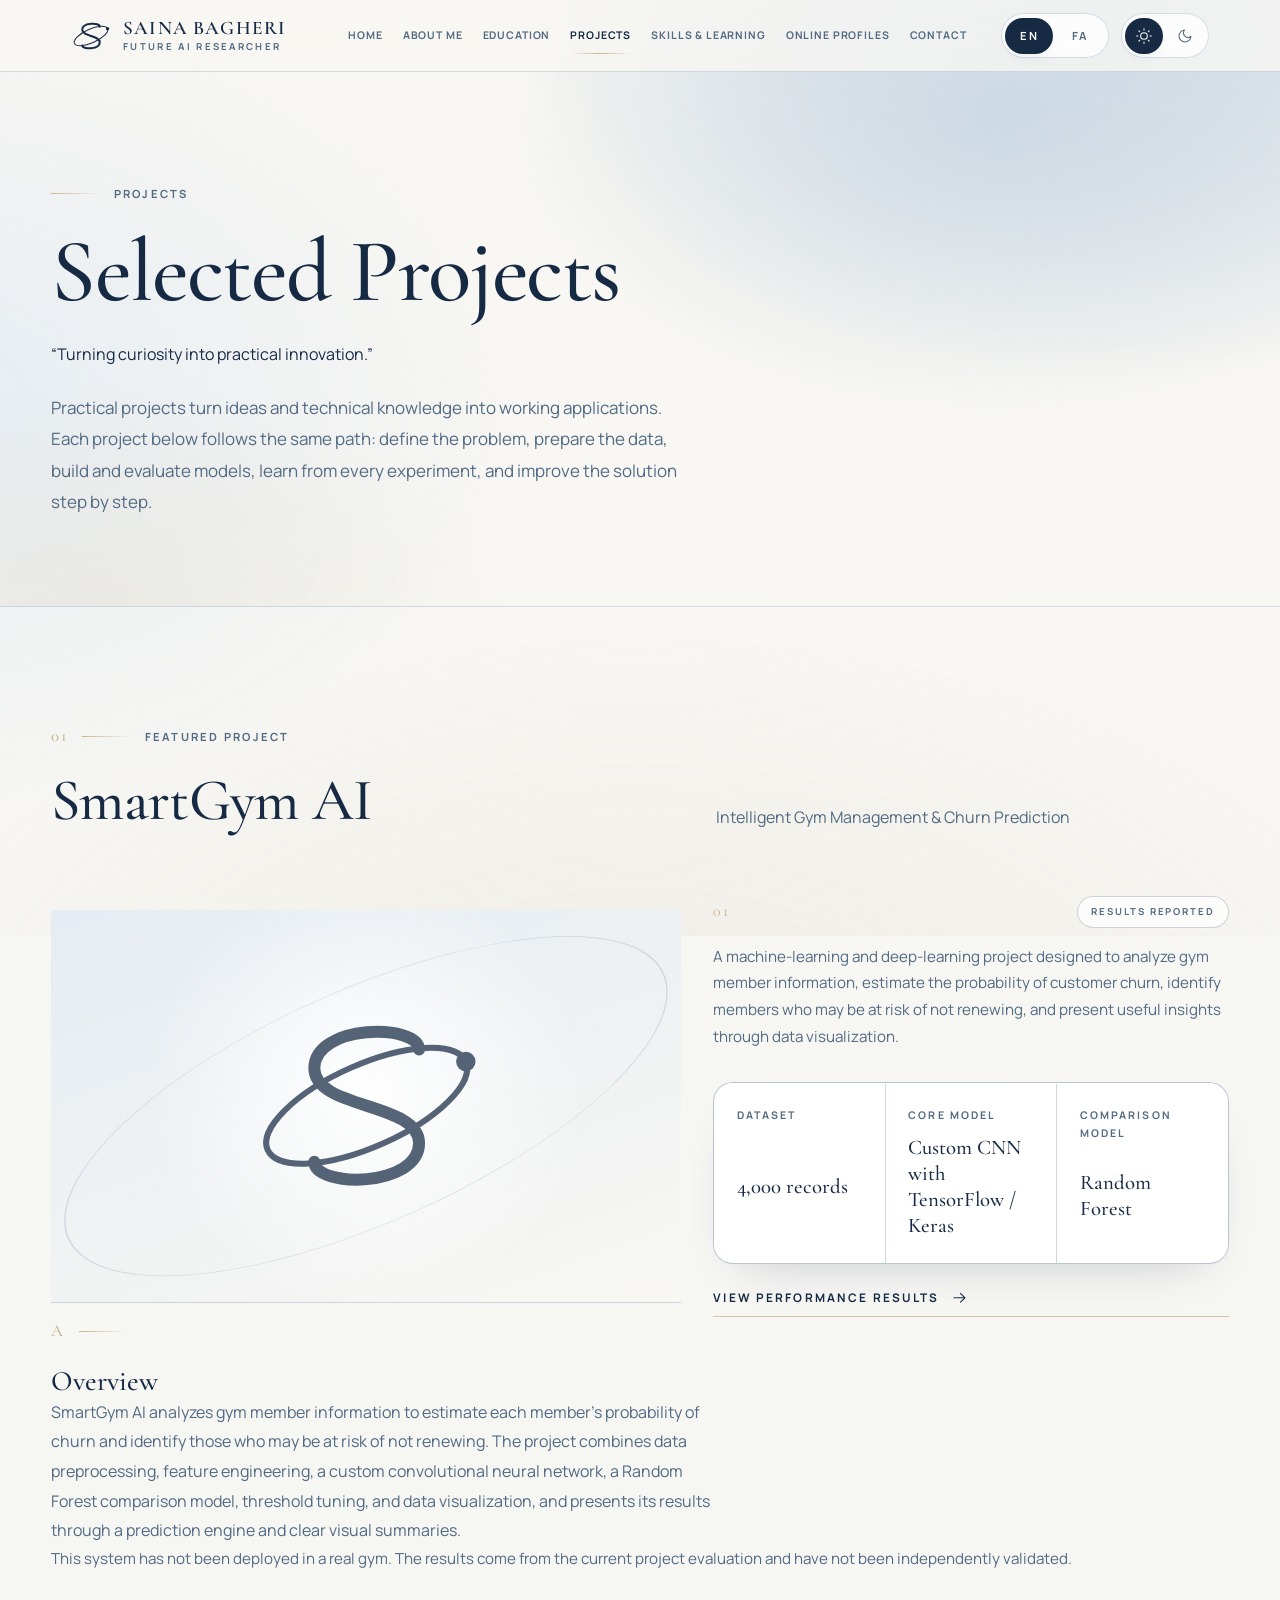
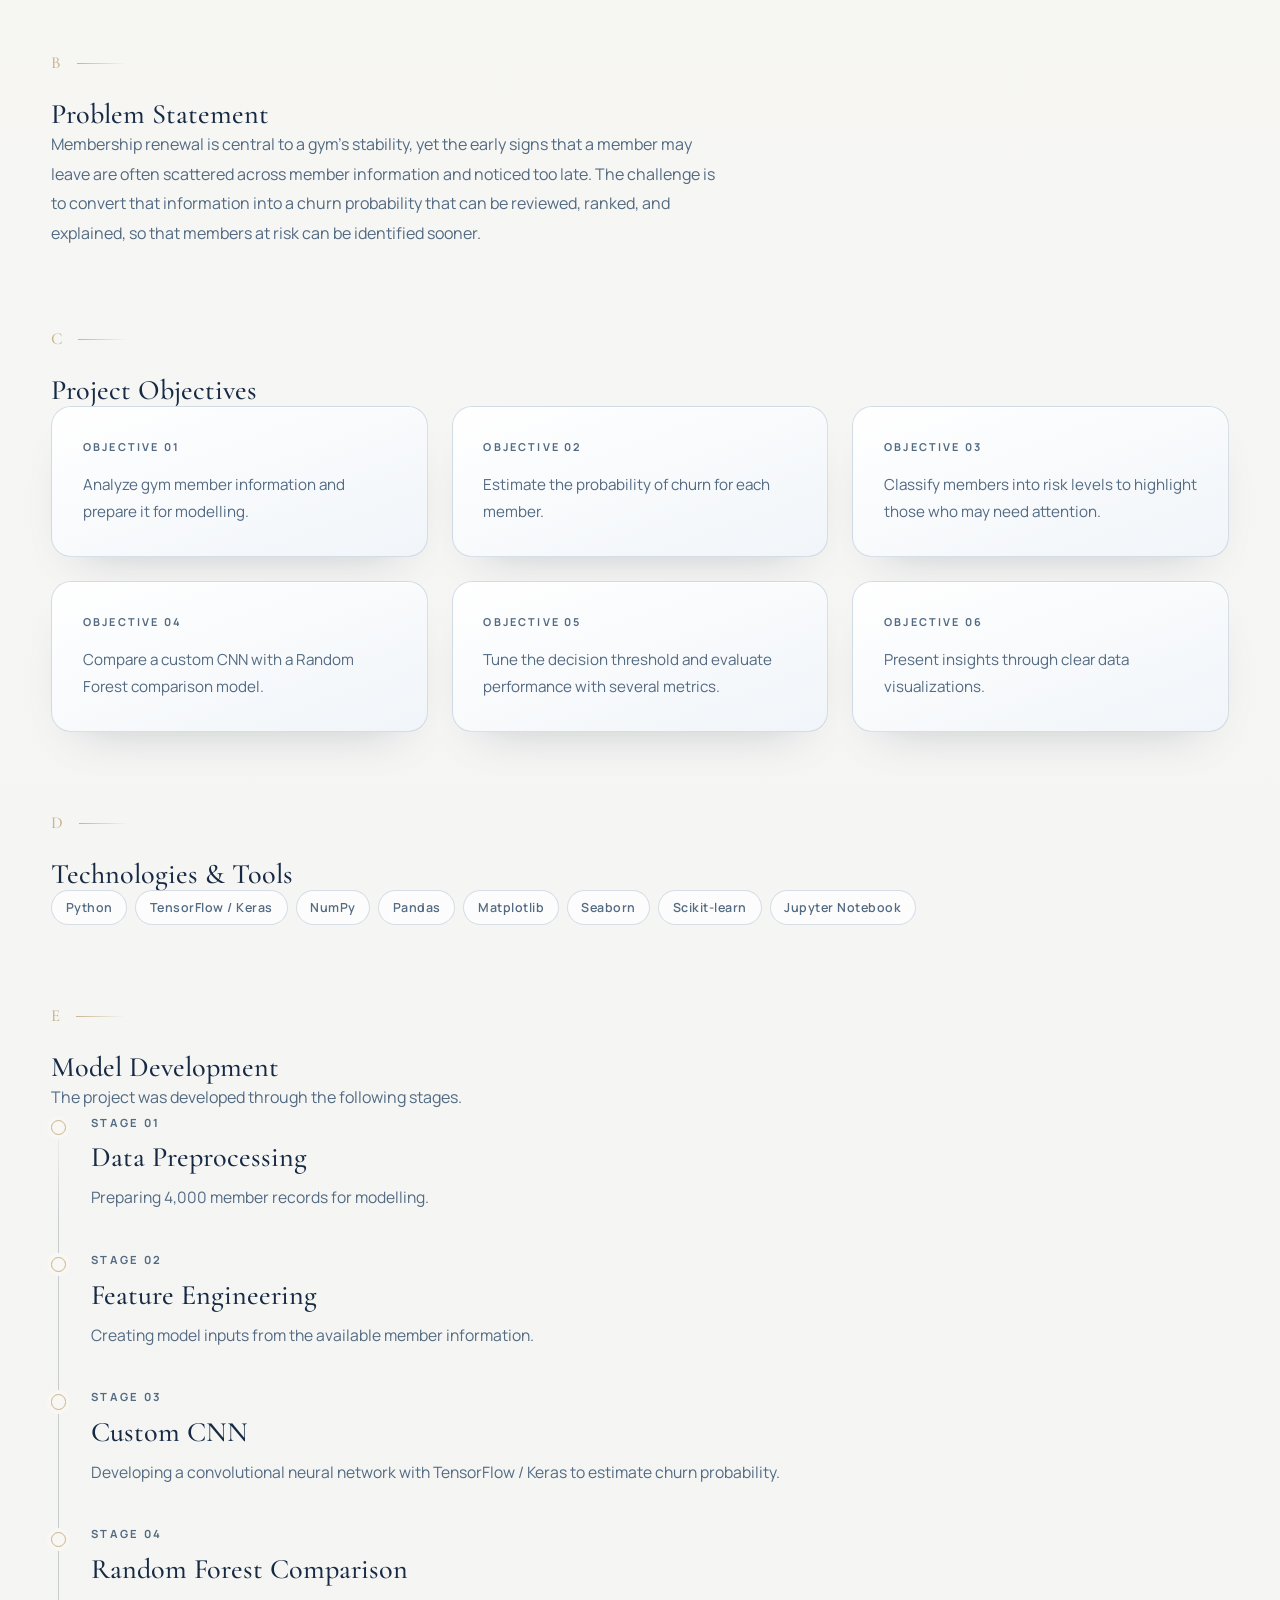
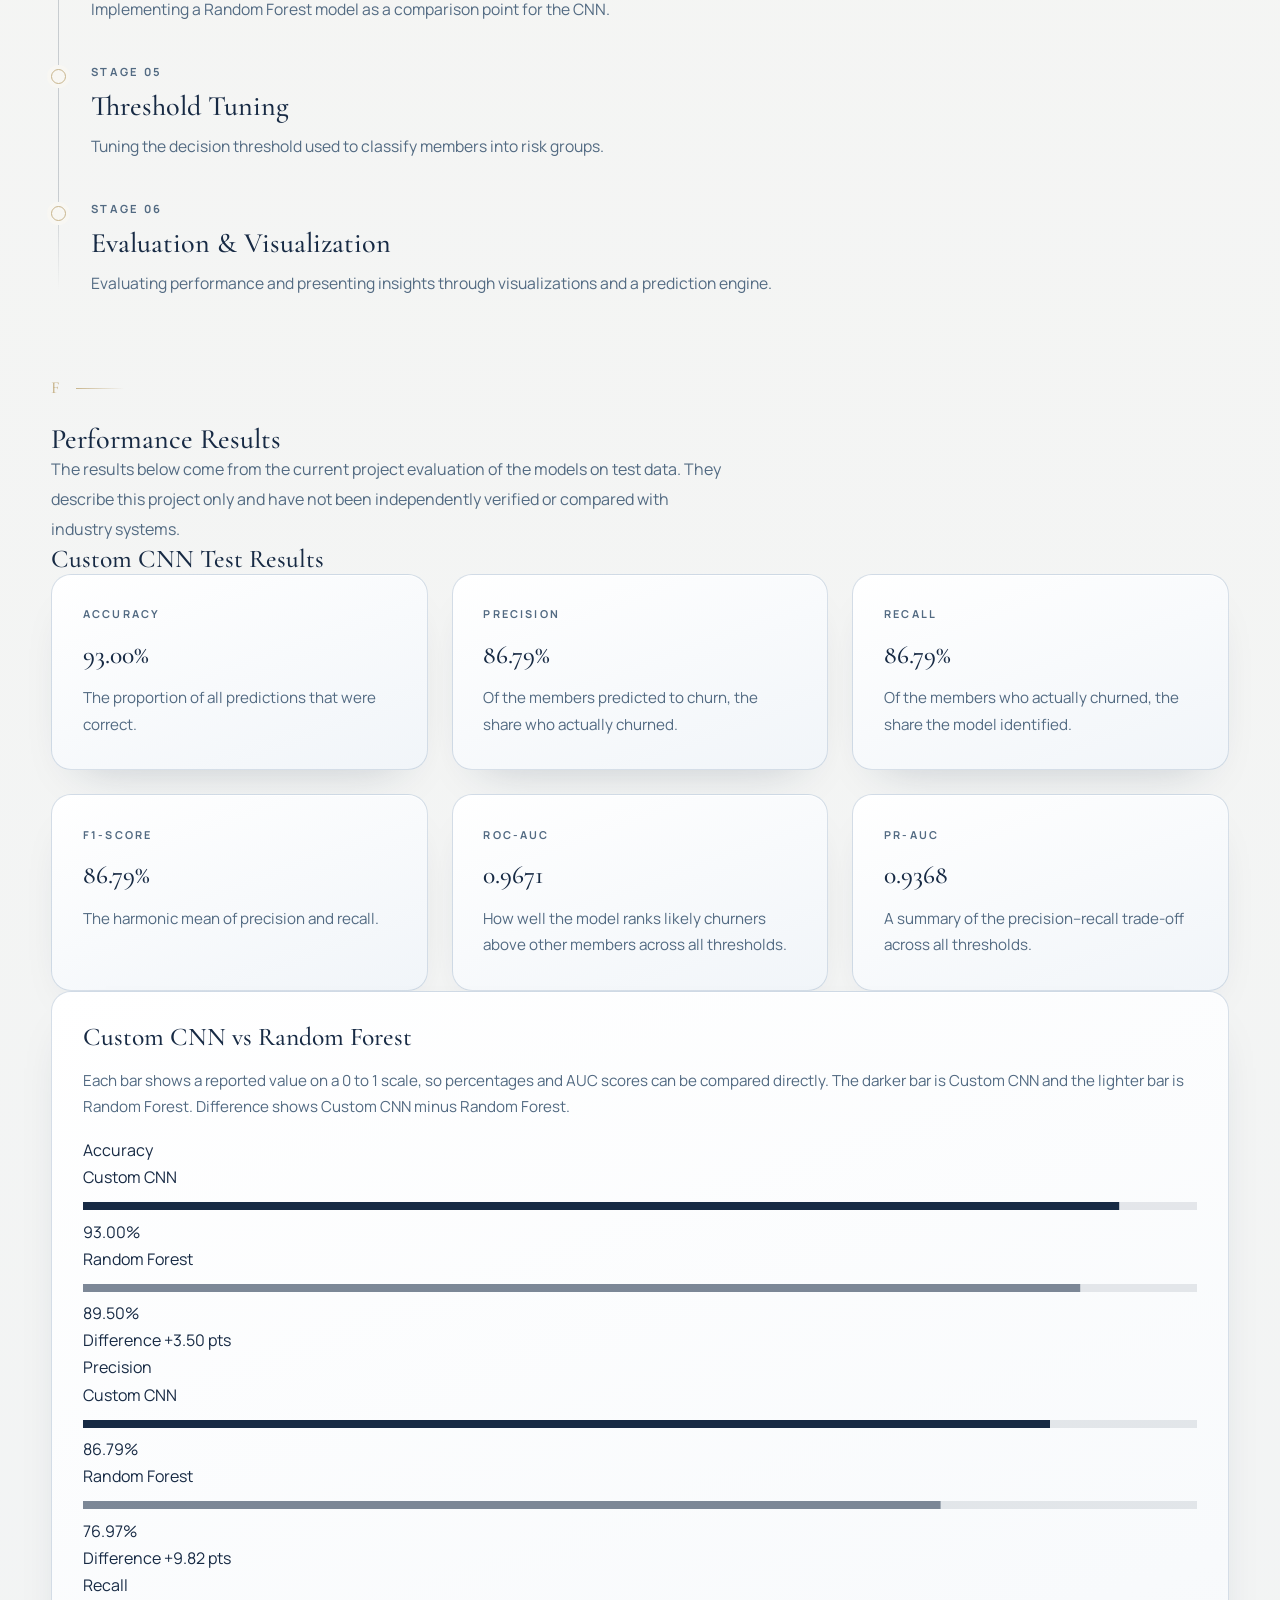
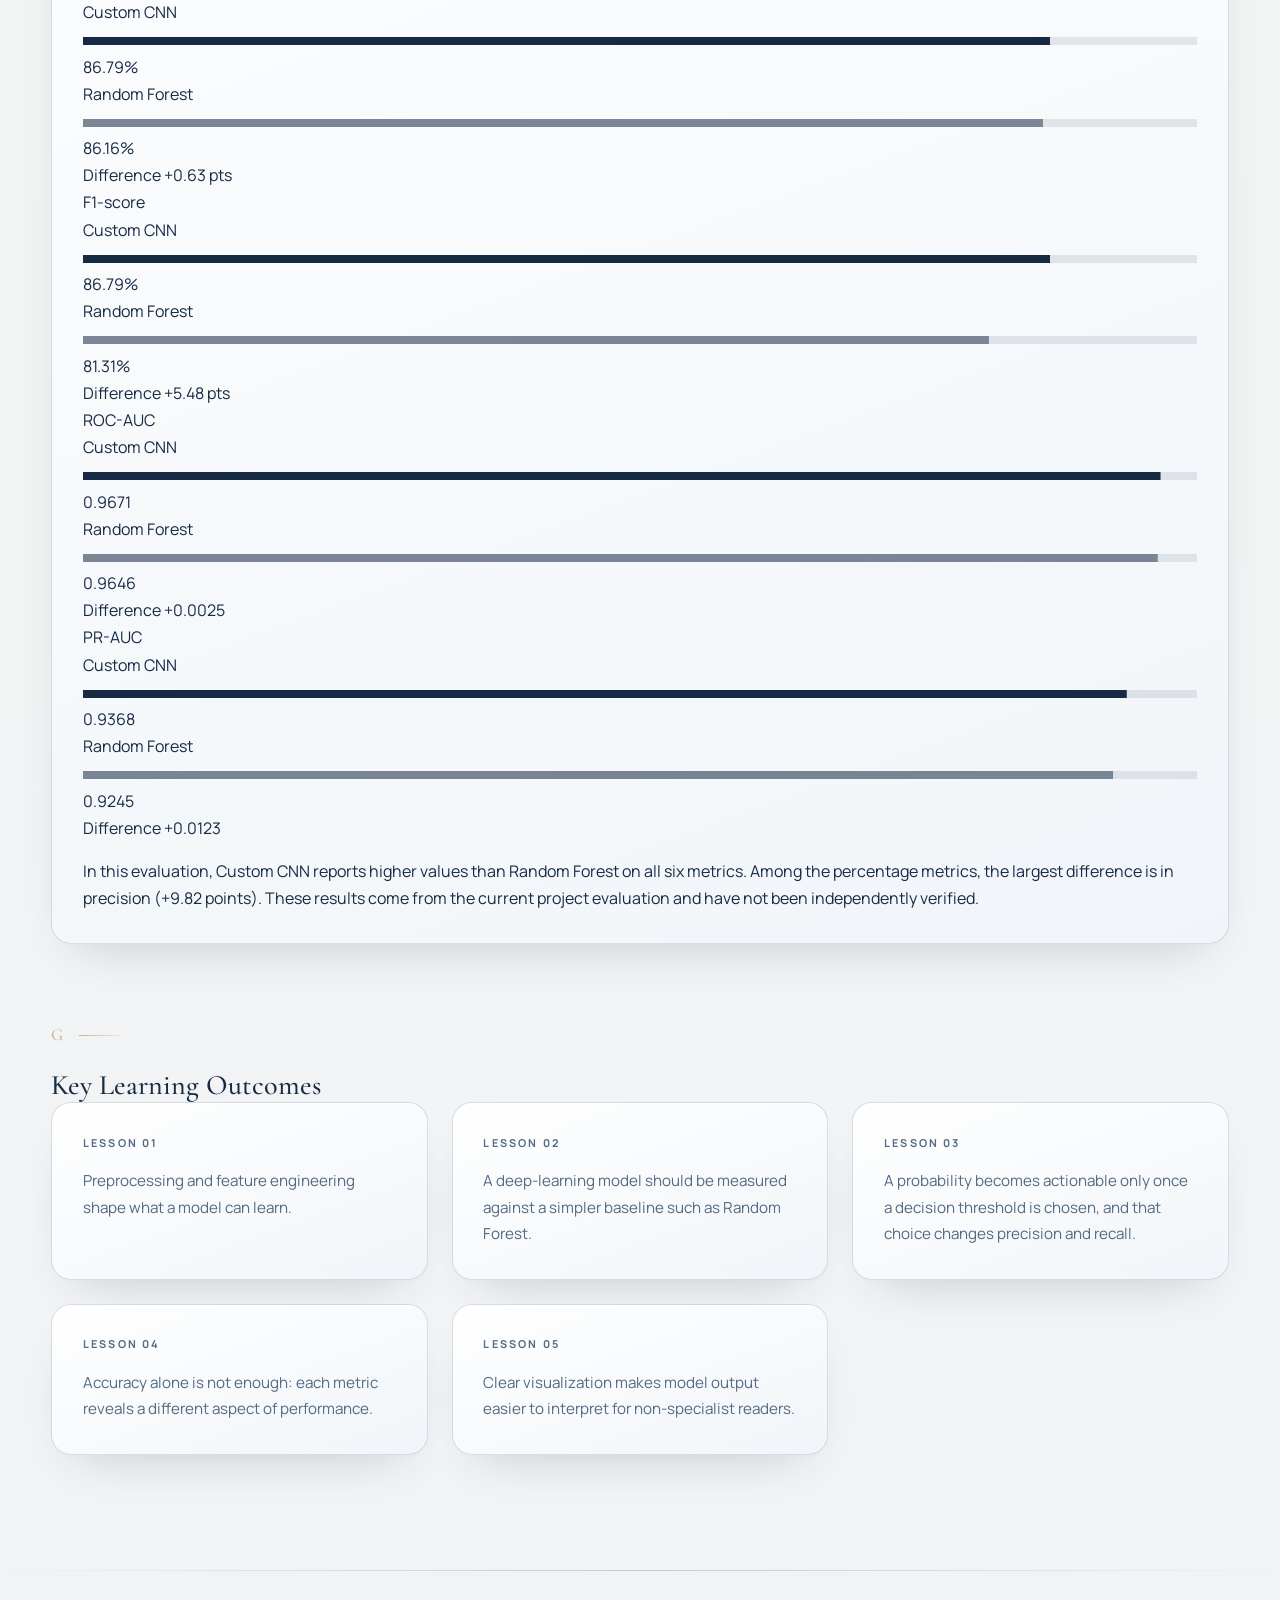
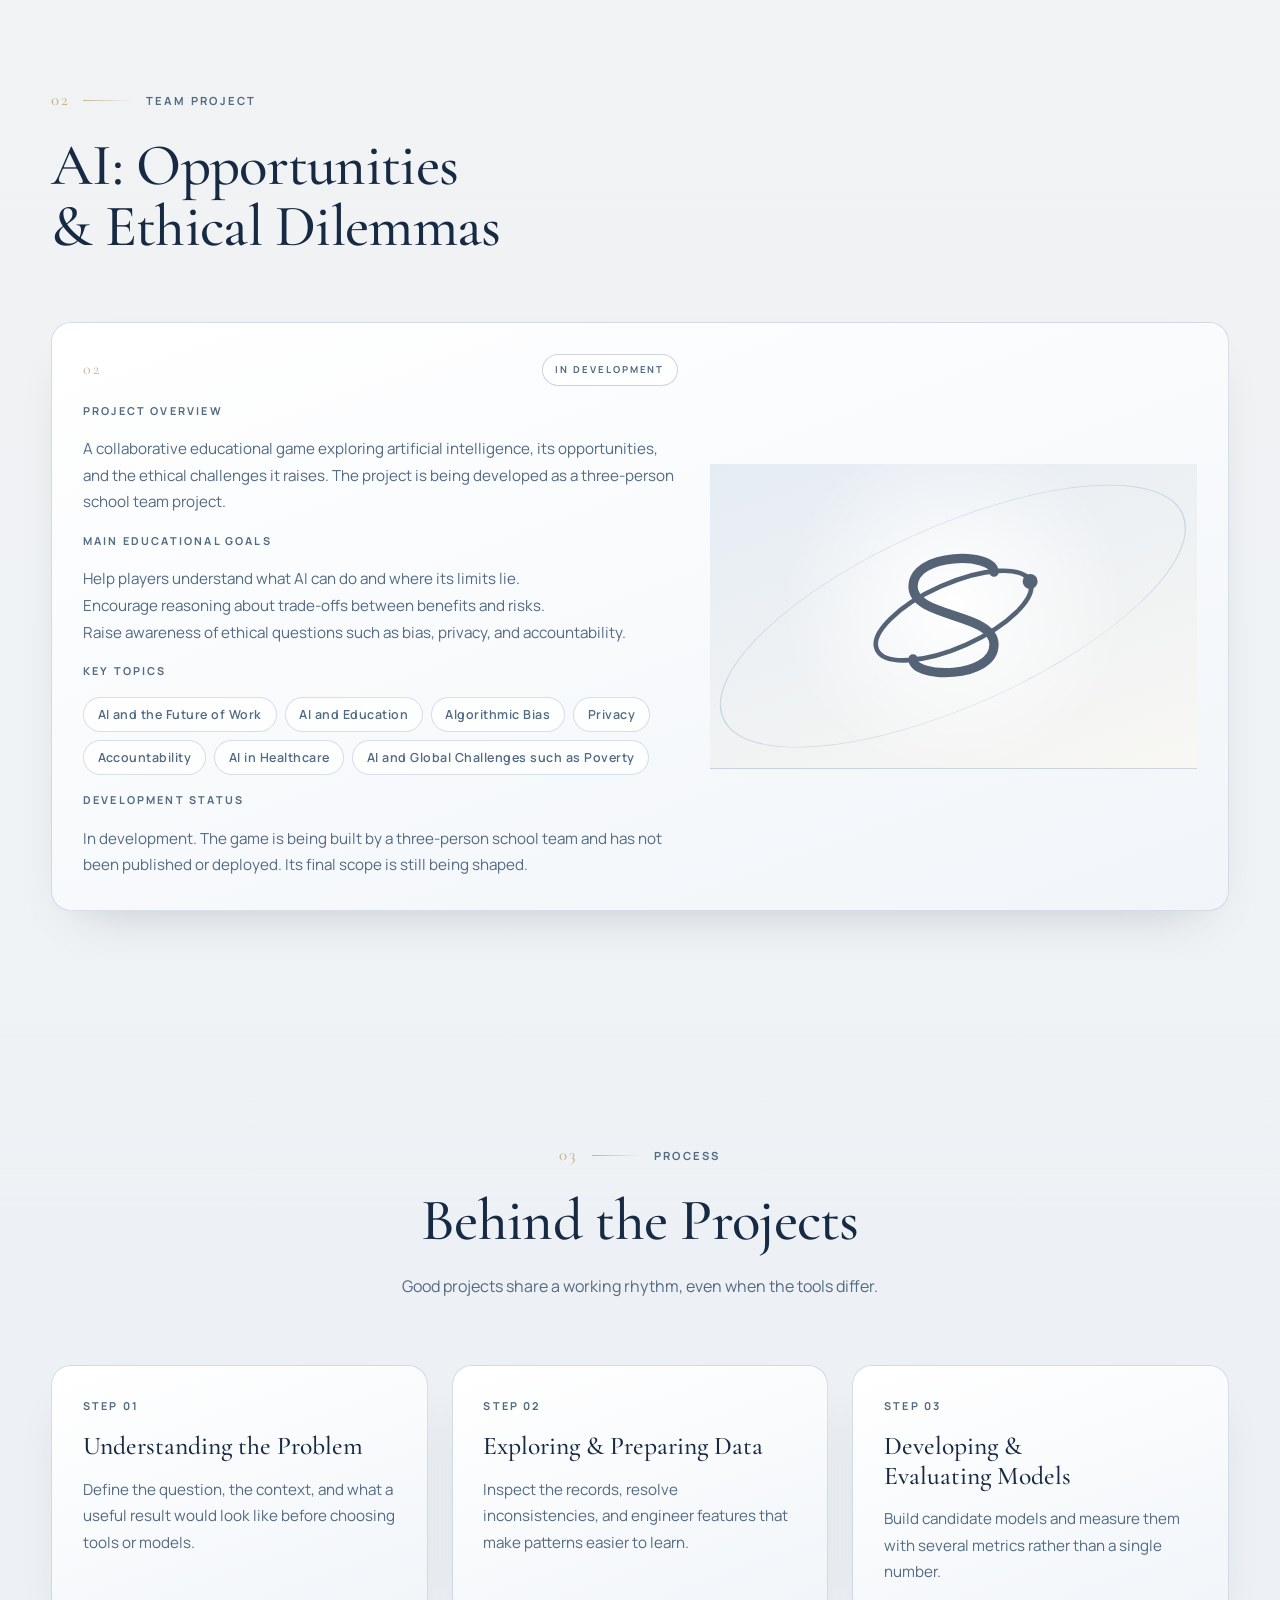
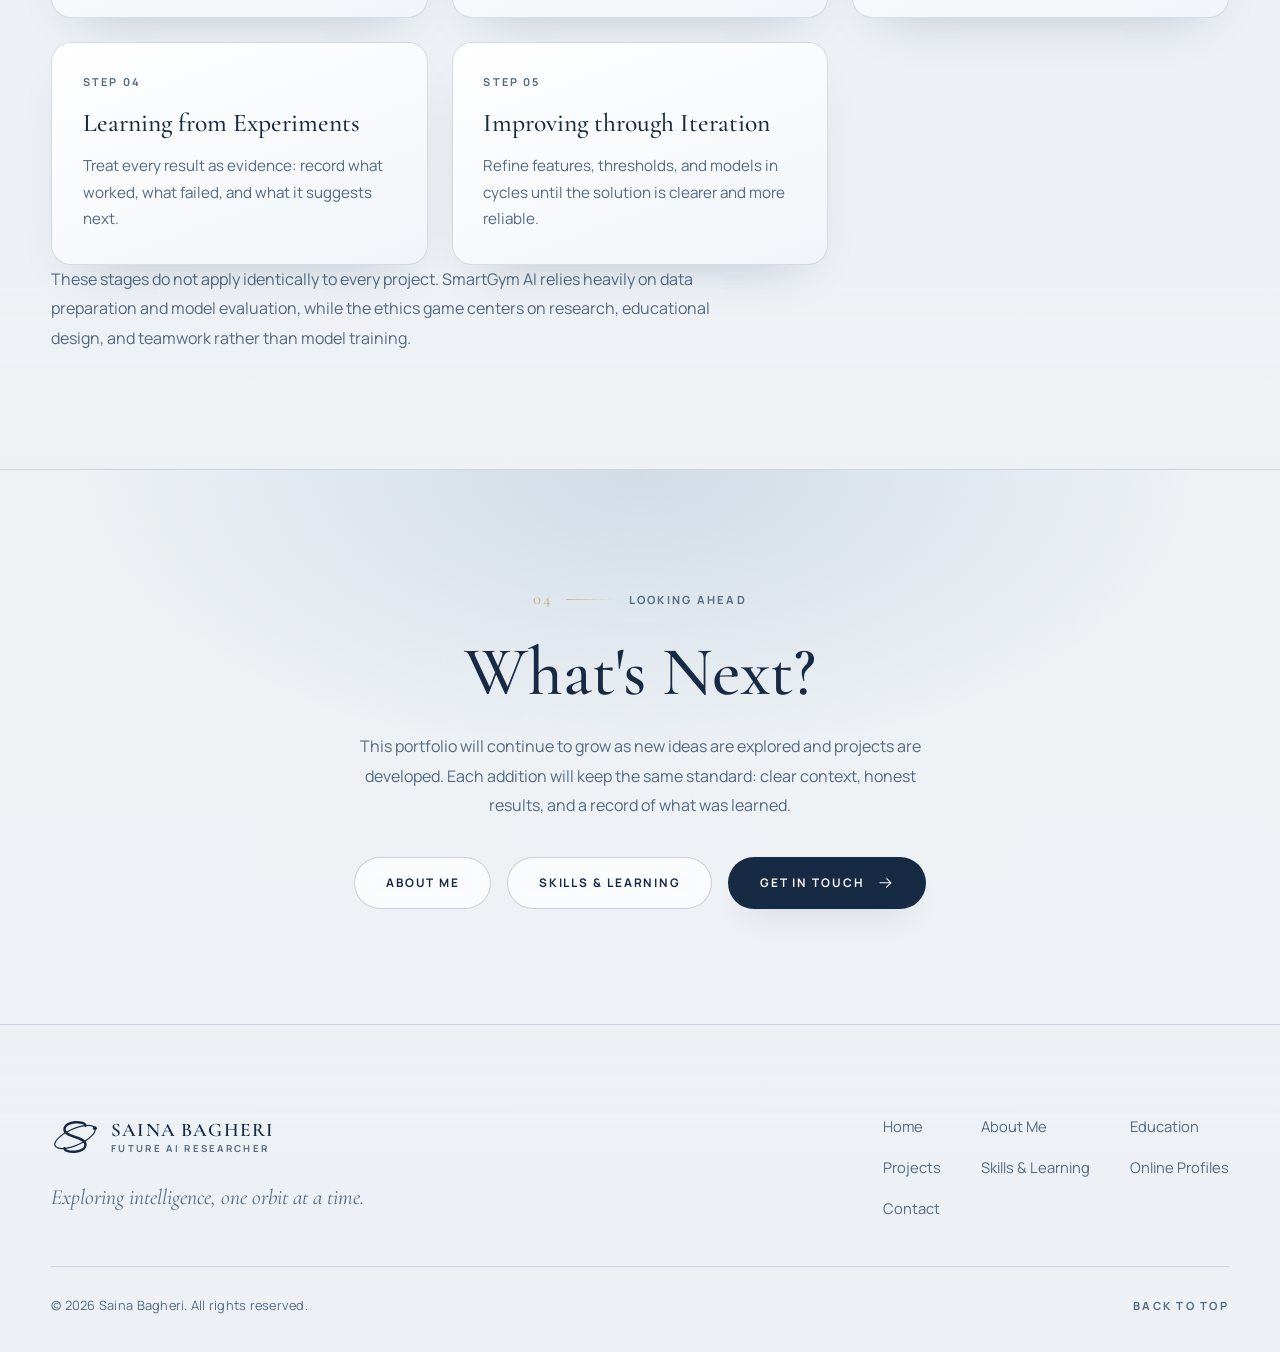
<file: projects.html>
<!DOCTYPE html>
<html lang="en" dir="ltr" data-theme="light">
<head>
  <meta charset="UTF-8">
  <meta name="viewport" content="width=device-width, initial-scale=1.0">
  <title>Projects | Saina Bagheri</title>
  <meta name="description" content="Selected AI and technology projects by Saina Bagheri, including SmartGym AI, a churn prediction project with a Custom CNN and a Random Forest comparison model, and an in-development educational game about AI ethics.">
  <meta name="author" content="Saina Bagheri">
  <meta property="og:type" content="website">
  <meta property="og:title" content="Projects | Saina Bagheri">
  <meta property="og:description" content="Selected AI and technology projects by Saina Bagheri, Future AI Researcher.">
  <link rel="preconnect" href="https://fonts.googleapis.com">
  <link rel="preconnect" href="https://fonts.gstatic.com" crossorigin>
  <link rel="stylesheet" href="https://fonts.googleapis.com/css2?family=Cormorant+Garamond:ital,wght@0,400;0,500;0,600;0,700;1,400;1,500&family=Manrope:wght@300;400;500;600;700&family=Vazirmatn:wght@300;400;500;600;700&display=swap">
  <link rel="stylesheet" href="style.css">
  <script src="script.js" defer></script>
</head>
<body class="site-body page-projects">
  <a class="skip-link" href="#main-content" data-i18n="a11y.skip">Skip to main content</a>

  <svg class="svg-sprite" width="0" height="0" aria-hidden="true">
    <defs>
      <symbol id="saina-mark" viewBox="0 0 64 64">
        <ellipse class="mark-orbit" cx="32" cy="32" rx="29" ry="11" transform="rotate(-24 32 32)" fill="none" stroke="currentColor" stroke-width="1.6"></ellipse>
        <path class="mark-s" d="M46 17C46 10 18 10 18 22C18 33 46 31 46 42C46 54 18 54 18 47" fill="none" stroke="currentColor" stroke-width="3.2" stroke-linecap="round" stroke-linejoin="round"></path>
        <circle class="mark-dot" cx="58.5" cy="20.2" r="2.6" fill="currentColor" stroke="none"></circle>
      </symbol>
    </defs>
  </svg>

  <div class="ambient-layer" aria-hidden="true"></div>

  <header class="site-header" id="site-header">
    <div class="header-inner">
      <a class="brand" href="index.html">
        <svg class="brand-mark" viewBox="0 0 64 64" aria-hidden="true"><use href="#saina-mark"></use></svg>
        <span class="brand-text">
          <span class="brand-name" data-i18n="brand.name">Saina Bagheri</span>
          <span class="brand-role" data-i18n="brand.role">Future AI Researcher</span>
        </span>
      </a>

      <button class="nav-toggle" id="nav-toggle" type="button" aria-expanded="false" aria-controls="nav-panel">
        <span class="nav-toggle-line" aria-hidden="true"></span>
        <span class="nav-toggle-line" aria-hidden="true"></span>
        <span class="nav-toggle-line" aria-hidden="true"></span>
        <span class="visually-hidden" data-i18n="nav.menu">Menu</span>
      </button>

      <div class="nav-panel" id="nav-panel">
        <nav class="site-nav" id="site-nav" aria-label="Primary navigation" data-i18n-aria-label="nav.primary">
          <ul class="nav-list">
            <li class="nav-item"><a class="nav-link" href="index.html" data-i18n="nav.home">Home</a></li>
            <li class="nav-item"><a class="nav-link" href="about.html" data-i18n="nav.about">About Me</a></li>
            <li class="nav-item"><a class="nav-link" href="education.html" data-i18n="nav.education">Education</a></li>
            <li class="nav-item"><a class="nav-link is-active" href="projects.html" aria-current="page" data-i18n="nav.projects">Projects</a></li>
            <li class="nav-item"><a class="nav-link" href="skills.html" data-i18n="nav.skills">Skills & Learning</a></li>
            <li class="nav-item"><a class="nav-link" href="profiles.html" data-i18n="nav.profiles">Online Profiles</a></li>
            <li class="nav-item"><a class="nav-link" href="contact.html" data-i18n="nav.contact">Contact</a></li>
          </ul>
        </nav>

        <div class="header-controls">
          <div class="control-group language-switch" id="language-switch" role="group" aria-label="Language" data-i18n-aria-label="controls.language">
            <button class="control-button language-button is-active" id="lang-en" type="button" data-lang-option="en" aria-pressed="true" aria-label="English (EN)" data-i18n-aria-label="lang.enLabel">EN</button>
            <button class="control-button language-button" id="lang-fa" type="button" data-lang-option="fa" aria-pressed="false" aria-label="Persian (FA)" data-i18n-aria-label="lang.faLabel">FA</button>
          </div>

          <div class="control-group theme-switch" id="theme-switch" role="group" aria-label="Theme" data-i18n-aria-label="controls.theme">
            <button class="control-button theme-button is-active" id="theme-light" type="button" data-theme-option="light" aria-pressed="true" aria-label="Light theme" data-i18n-aria-label="theme.lightLabel">
              <svg class="control-icon" viewBox="0 0 24 24" aria-hidden="true" fill="none" stroke="currentColor" stroke-width="1.6" stroke-linecap="round" stroke-linejoin="round"><circle cx="12" cy="12" r="5"></circle><path d="M12 1v2M12 21v2M4.22 4.22l1.42 1.42M18.36 18.36l1.42 1.42M1 12h2M21 12h2M4.22 19.78l1.42-1.42M18.36 5.64l1.42-1.42"></path></svg>
              <span class="control-label" data-i18n="theme.light">Light</span>
            </button>
            <button class="control-button theme-button" id="theme-dark" type="button" data-theme-option="dark" aria-pressed="false" aria-label="Dark theme" data-i18n-aria-label="theme.darkLabel">
              <svg class="control-icon" viewBox="0 0 24 24" aria-hidden="true" fill="none" stroke="currentColor" stroke-width="1.6" stroke-linecap="round" stroke-linejoin="round"><path d="M21 12.79A9 9 0 1 1 11.21 3 7 7 0 0 0 21 12.79z"></path></svg>
              <span class="control-label" data-i18n="theme.dark">Dark</span>
            </button>
          </div>
        </div>
      </div>
    </div>
  </header>

  <main class="site-main" id="main-content" tabindex="-1">

    <section class="page-hero" id="projects-hero" aria-labelledby="projects-title">
      <div class="page-hero-inner">
        <p class="section-eyebrow">
          <span class="section-rule" aria-hidden="true"></span>
          <span class="section-label" data-i18n="projects.hero.eyebrow" data-i18n-fa="پروژه‌ها">Projects</span>
        </p>
        <h1 class="page-title" id="projects-title" data-i18n="projects.hero.title" data-i18n-fa="پروژه‌های منتخب">Selected Projects</h1>
        <p class="page-quote" data-i18n="projects.hero.quote" data-i18n-fa="«کنجکاوی را به نوآوری عملی تبدیل می‌کنیم.»">“Turning curiosity into practical innovation.”</p>
        <p class="page-lead" data-i18n="projects.hero.lead" data-i18n-fa="پروژه‌های عملی، ایده‌ها و دانش فنی را به کاربردهای واقعی تبدیل می‌کنند. هر پروژه در این صفحه از یک مسیر مشترک پیروی می‌کند: تعریف مسئله، آماده‌سازی داده، ساخت و ارزیابی مدل، یادگیری از هر آزمایش و بهبود گام‌به‌گام راه‌حل.">Practical projects turn ideas and technical knowledge into working applications. Each project below follows the same path: define the problem, prepare the data, build and evaluate models, learn from every experiment, and improve the solution step by step.</p>
      </div>
    </section>

    <section class="section featured-project" id="smartgym-ai" aria-labelledby="smartgym-title">
      <div class="section-inner">
        <header class="section-header section-header-split">
          <div class="section-heading-block">
            <p class="section-eyebrow">
              <span class="section-index" aria-hidden="true">01</span>
              <span class="section-rule" aria-hidden="true"></span>
              <span class="section-label" data-i18n="projects.smartgym.eyebrow" data-i18n-fa="پروژه برجسته">Featured Project</span>
            </p>
            <h2 class="section-title" id="smartgym-title">SmartGym AI</h2>
          </div>
          <p class="section-lead" data-i18n="projects.smartgym.subtitle" data-i18n-fa="مدیریت هوشمند باشگاه و پیش‌بینی ریزش اعضا">Intelligent Gym Management & Churn Prediction</p>
        </header>

        <div class="project-feature">
          <div class="project-feature-media">
            <div class="project-visual" aria-hidden="true">
              <svg class="project-mark" viewBox="0 0 64 64"><use href="#saina-mark"></use></svg>
            </div>
          </div>

          <div class="project-feature-body">
            <p class="project-meta">
              <span class="project-number">01</span>
              <span class="project-status" data-i18n="projects.smartgym.status" data-i18n-fa="نتایج گزارش‌شده">Results Reported</span>
            </p>
            <p class="project-text" data-i18n="projects.smartgym.summary" data-i18n-fa="پروژه‌ای یادگیری ماشین و یادگیری عمیق برای تحلیل اطلاعات اعضای باشگاه، برآورد احتمال ریزش مشتری، شناسایی اعضایی که ممکن است عضویتشان را تمدید نکنند و ارائه بینش‌های مفید از طریق تجسم داده.">A machine-learning and deep-learning project designed to analyze gym member information, estimate the probability of customer churn, identify members who may be at risk of not renewing, and present useful insights through data visualization.</p>

            <dl class="fact-list">
              <div class="fact-item">
                <dt class="fact-label" data-i18n="projects.smartgym.factDataset" data-i18n-fa="داده‌ها">Dataset</dt>
                <dd class="fact-value" data-i18n="projects.smartgym.factDatasetValue" data-i18n-fa="4,000 رکورد">4,000 records</dd>
              </div>
              <div class="fact-item">
                <dt class="fact-label" data-i18n="projects.smartgym.factCore" data-i18n-fa="مدل اصلی">Core model</dt>
                <dd class="fact-value" data-i18n="projects.smartgym.factCoreValue" data-i18n-fa="Custom CNN با TensorFlow / Keras">Custom CNN with TensorFlow / Keras</dd>
              </div>
              <div class="fact-item">
                <dt class="fact-label" data-i18n="projects.smartgym.factCompare" data-i18n-fa="مدل مقایسه‌ای">Comparison model</dt>
                <dd class="fact-value" data-i18n="projects.smartgym.factCompareValue" data-i18n-fa="جنگل تصادفی (Random Forest)">Random Forest</dd>
              </div>
            </dl>

            <a class="text-link" href="#smartgym-performance">
              <span class="text-link-label" data-i18n="projects.smartgym.viewResults" data-i18n-fa="مشاهده نتایج عملکرد">View Performance Results</span>
              <svg class="text-link-icon" viewBox="0 0 24 24" aria-hidden="true" fill="none" stroke="currentColor" stroke-width="1.5" stroke-linecap="round" stroke-linejoin="round"><path d="M4 12h15M13 6l6 6-6 6"></path></svg>
            </a>
          </div>
        </div>

        <div class="project-showcase" id="smartgym-details">

          <section class="project-block" id="smartgym-overview" aria-labelledby="smartgym-overview-title">
            <div class="section-heading-block">
              <p class="section-eyebrow"><span class="section-index" aria-hidden="true">A</span><span class="section-rule" aria-hidden="true"></span></p>
              <h3 class="project-title" id="smartgym-overview-title" data-i18n="projects.overview.title" data-i18n-fa="نمای کلی">Overview</h3>
            </div>
            <p class="section-lead" data-i18n="projects.overview.text" data-i18n-fa="SmartGym AI اطلاعات اعضای باشگاه را تحلیل می‌کند تا احتمال ریزش هر عضو را برآورد کند و کسانی را که ممکن است تمدید نکنند شناسایی نماید. این پروژه پیش‌پردازش داده، مهندسی ویژگی، یک شبکه عصبی پیچشی سفارشی، مدل مقایسه‌ای جنگل تصادفی، تنظیم آستانه و تجسم داده را با هم ترکیب می‌کند و نتایج را از طریق یک موتور پیش‌بینی و نمودارهای داده ارائه می‌دهد.">SmartGym AI analyzes gym member information to estimate each member's probability of churn and identify those who may be at risk of not renewing. The project combines data preprocessing, feature engineering, a custom convolutional neural network, a Random Forest comparison model, threshold tuning, and data visualization, and presents its results through a prediction engine and clear visual summaries.</p>
            <p class="project-text" data-i18n="projects.overview.note" data-i18n-fa="این سامانه در یک باشگاه واقعی به کار گرفته نشده است. نتایج از ارزیابی فعلی همین پروژه به دست آمده‌اند و به‌صورت مستقل راستی‌آزمایی نشده‌اند.">This system has not been deployed in a real gym. The results come from the current project evaluation and have not been independently validated.</p>
          </section>

          <section class="project-block" id="smartgym-problem" aria-labelledby="smartgym-problem-title">
            <div class="section-heading-block">
              <p class="section-eyebrow"><span class="section-index" aria-hidden="true">B</span><span class="section-rule" aria-hidden="true"></span></p>
              <h3 class="project-title" id="smartgym-problem-title" data-i18n="projects.problem.title" data-i18n-fa="بیان مسئله">Problem Statement</h3>
            </div>
            <p class="section-lead" data-i18n="projects.problem.text" data-i18n-fa="تمدید عضویت برای پایداری باشگاه اهمیت اساسی دارد، اما نشانه‌های اولیه ترک احتمالی یک عضو معمولاً در اطلاعات پراکنده‌اند و دیر دیده می‌شوند. چالش این است که این اطلاعات به یک احتمال ریزش تبدیل شود که بتوان آن را بررسی، رتبه‌بندی و توضیح داد تا اعضای در معرض خطر زودتر شناسایی شوند.">Membership renewal is central to a gym's stability, yet the early signs that a member may leave are often scattered across member information and noticed too late. The challenge is to convert that information into a churn probability that can be reviewed, ranked, and explained, so that members at risk can be identified sooner.</p>
          </section>

          <section class="project-block" id="smartgym-objectives" aria-labelledby="smartgym-objectives-title">
            <div class="section-heading-block">
              <p class="section-eyebrow"><span class="section-index" aria-hidden="true">C</span><span class="section-rule" aria-hidden="true"></span></p>
              <h3 class="project-title" id="smartgym-objectives-title" data-i18n="projects.objectives.title" data-i18n-fa="اهداف پروژه">Project Objectives</h3>
            </div>
            <div class="card-grid objective-grid">
              <article class="card objective-card">
                <p class="card-meta" data-i18n="projects.objectives.label1" data-i18n-fa="هدف 01">Objective 01</p>
                <p class="card-text" data-i18n="projects.objectives.item1" data-i18n-fa="تحلیل اطلاعات اعضای باشگاه و آماده‌سازی آن برای مدل‌سازی.">Analyze gym member information and prepare it for modelling.</p>
              </article>
              <article class="card objective-card">
                <p class="card-meta" data-i18n="projects.objectives.label2" data-i18n-fa="هدف 02">Objective 02</p>
                <p class="card-text" data-i18n="projects.objectives.item2" data-i18n-fa="برآورد احتمال ریزش برای هر عضو.">Estimate the probability of churn for each member.</p>
              </article>
              <article class="card objective-card">
                <p class="card-meta" data-i18n="projects.objectives.label3" data-i18n-fa="هدف 03">Objective 03</p>
                <p class="card-text" data-i18n="projects.objectives.item3" data-i18n-fa="طبقه‌بندی اعضا در سطوح ریسک برای برجسته‌سازی کسانی که ممکن است به توجه بیشتری نیاز داشته باشند.">Classify members into risk levels to highlight those who may need attention.</p>
              </article>
              <article class="card objective-card">
                <p class="card-meta" data-i18n="projects.objectives.label4" data-i18n-fa="هدف 04">Objective 04</p>
                <p class="card-text" data-i18n="projects.objectives.item4" data-i18n-fa="مقایسه یک CNN سفارشی با مدل مقایسه‌ای جنگل تصادفی.">Compare a custom CNN with a Random Forest comparison model.</p>
              </article>
              <article class="card objective-card">
                <p class="card-meta" data-i18n="projects.objectives.label5" data-i18n-fa="هدف 05">Objective 05</p>
                <p class="card-text" data-i18n="projects.objectives.item5" data-i18n-fa="تنظیم آستانه تصمیم و ارزیابی عملکرد با چند معیار.">Tune the decision threshold and evaluate performance with several metrics.</p>
              </article>
              <article class="card objective-card">
                <p class="card-meta" data-i18n="projects.objectives.label6" data-i18n-fa="هدف 06">Objective 06</p>
                <p class="card-text" data-i18n="projects.objectives.item6" data-i18n-fa="ارائه بینش‌ها از طریق نمودارهای داده روشن و قابل فهم.">Present insights through clear data visualizations.</p>
              </article>
            </div>
          </section>

          <section class="project-block" id="smartgym-technologies" aria-labelledby="smartgym-technologies-title">
            <div class="section-heading-block">
              <p class="section-eyebrow"><span class="section-index" aria-hidden="true">D</span><span class="section-rule" aria-hidden="true"></span></p>
              <h3 class="project-title" id="smartgym-technologies-title" data-i18n="projects.technologies.title" data-i18n-fa="فناوری‌ها و ابزارها">Technologies & Tools</h3>
            </div>
            <ul class="tag-list" aria-labelledby="smartgym-technologies-title">
              <li class="tag">Python</li>
              <li class="tag">TensorFlow / Keras</li>
              <li class="tag">NumPy</li>
              <li class="tag">Pandas</li>
              <li class="tag">Matplotlib</li>
              <li class="tag">Seaborn</li>
              <li class="tag">Scikit-learn</li>
              <li class="tag">Jupyter Notebook</li>
            </ul>
          </section>

          <section class="project-block" id="smartgym-development" aria-labelledby="smartgym-development-title">
            <div class="section-heading-block">
              <p class="section-eyebrow"><span class="section-index" aria-hidden="true">E</span><span class="section-rule" aria-hidden="true"></span></p>
              <h3 class="project-title" id="smartgym-development-title" data-i18n="projects.development.title" data-i18n-fa="توسعه مدل">Model Development</h3>
            </div>
            <p class="section-lead" data-i18n="projects.development.lead" data-i18n-fa="این پروژه در مراحل زیر توسعه یافته است.">The project was developed through the following stages.</p>
            <ol class="timeline">
              <li class="timeline-item">
                <p class="timeline-date"><span data-i18n="projects.stage.word" data-i18n-fa="مرحله">Stage</span> 01</p>
                <h4 class="timeline-title" data-i18n="projects.stage1.title" data-i18n-fa="پیش‌پردازش داده">Data Preprocessing</h4>
                <p class="timeline-body" data-i18n="projects.stage1.text" data-i18n-fa="آماده‌سازی 4,000 رکورد عضو برای مدل‌سازی.">Preparing 4,000 member records for modelling.</p>
              </li>
              <li class="timeline-item">
                <p class="timeline-date"><span data-i18n="projects.stage.word" data-i18n-fa="مرحله">Stage</span> 02</p>
                <h4 class="timeline-title" data-i18n="projects.stage2.title" data-i18n-fa="مهندسی ویژگی">Feature Engineering</h4>
                <p class="timeline-body" data-i18n="projects.stage2.text" data-i18n-fa="ساخت ورودی‌های مناسب مدل از اطلاعات موجود اعضا.">Creating model inputs from the available member information.</p>
              </li>
              <li class="timeline-item">
                <p class="timeline-date"><span data-i18n="projects.stage.word" data-i18n-fa="مرحله">Stage</span> 03</p>
                <h4 class="timeline-title" data-i18n="projects.stage3.title" data-i18n-fa="CNN سفارشی">Custom CNN</h4>
                <p class="timeline-body" data-i18n="projects.stage3.text" data-i18n-fa="توسعه یک شبکه عصبی پیچشی با TensorFlow / Keras برای برآورد احتمال ریزش.">Developing a convolutional neural network with TensorFlow / Keras to estimate churn probability.</p>
              </li>
              <li class="timeline-item">
                <p class="timeline-date"><span data-i18n="projects.stage.word" data-i18n-fa="مرحله">Stage</span> 04</p>
                <h4 class="timeline-title" data-i18n="projects.stage4.title" data-i18n-fa="مقایسه با جنگل تصادفی">Random Forest Comparison</h4>
                <p class="timeline-body" data-i18n="projects.stage4.text" data-i18n-fa="پیاده‌سازی مدل جنگل تصادفی به‌عنوان نقطه مقایسه برای CNN.">Implementing a Random Forest model as a comparison point for the CNN.</p>
              </li>
              <li class="timeline-item">
                <p class="timeline-date"><span data-i18n="projects.stage.word" data-i18n-fa="مرحله">Stage</span> 05</p>
                <h4 class="timeline-title" data-i18n="projects.stage5.title" data-i18n-fa="تنظیم آستانه">Threshold Tuning</h4>
                <p class="timeline-body" data-i18n="projects.stage5.text" data-i18n-fa="تنظیم آستانه تصمیم‌گیری برای طبقه‌بندی اعضا در گروه‌های ریسک.">Tuning the decision threshold used to classify members into risk groups.</p>
              </li>
              <li class="timeline-item">
                <p class="timeline-date"><span data-i18n="projects.stage.word" data-i18n-fa="مرحله">Stage</span> 06</p>
                <h4 class="timeline-title" data-i18n="projects.stage6.title" data-i18n-fa="ارزیابی و تجسم داده">Evaluation & Visualization</h4>
                <p class="timeline-body" data-i18n="projects.stage6.text" data-i18n-fa="ارزیابی عملکرد و ارائه بینش‌ها از طریق نمودارها و موتور پیش‌بینی.">Evaluating performance and presenting insights through visualizations and a prediction engine.</p>
              </li>
            </ol>
          </section>

          <section class="project-block project-results" id="smartgym-performance" aria-labelledby="smartgym-performance-title">
            <div class="section-heading-block">
              <p class="section-eyebrow"><span class="section-index" aria-hidden="true">F</span><span class="section-rule" aria-hidden="true"></span></p>
              <h3 class="project-title" id="smartgym-performance-title" data-i18n="projects.performance.title" data-i18n-fa="نتایج عملکرد">Performance Results</h3>
            </div>
            <p class="section-lead" data-i18n="projects.performance.lead" data-i18n-fa="نتایج زیر از ارزیابی فعلی مدل‌های این پروژه روی داده‌های آزمون به دست آمده‌اند. این نتایج فقط مربوط به همین پروژه‌اند و به‌صورت مستقل راستی‌آزمایی یا با سامانه‌های صنعتی مقایسه نشده‌اند.">The results below come from the current project evaluation of the models on test data. They describe this project only and have not been independently verified or compared with industry systems.</p>

            <h4 class="card-title" id="cnn-results-title" data-i18n="projects.performance.cnnTitle" data-i18n-fa="نتایج آزمون Custom CNN">Custom CNN Test Results</h4>
            <div class="card-grid metric-grid" aria-labelledby="cnn-results-title">
              <article class="card metric-card">
                <p class="card-meta" data-i18n="projects.metric.accuracy" data-i18n-fa="دقت کلی (Accuracy)">Accuracy</p>
                <p class="card-title metric-value">93.00%</p>
                <p class="card-text" data-i18n="projects.metric.accuracyText" data-i18n-fa="نسبت کل پیش‌بینی‌های درست به کل پیش‌بینی‌ها.">The proportion of all predictions that were correct.</p>
              </article>
              <article class="card metric-card">
                <p class="card-meta" data-i18n="projects.metric.precision" data-i18n-fa="دقت مثبت (Precision)">Precision</p>
                <p class="card-title metric-value">86.79%</p>
                <p class="card-text" data-i18n="projects.metric.precisionText" data-i18n-fa="از اعضایی که ریزش‌شان پیش‌بینی شده، چه نسبتی واقعاً ریزش کرده‌اند.">Of the members predicted to churn, the share who actually churned.</p>
              </article>
              <article class="card metric-card">
                <p class="card-meta" data-i18n="projects.metric.recall" data-i18n-fa="بازیابی (Recall)">Recall</p>
                <p class="card-title metric-value">86.79%</p>
                <p class="card-text" data-i18n="projects.metric.recallText" data-i18n-fa="از اعضایی که واقعاً ریزش کرده‌اند، چه نسبتی توسط مدل شناسایی شده‌اند.">Of the members who actually churned, the share the model identified.</p>
              </article>
              <article class="card metric-card">
                <p class="card-meta" data-i18n="projects.metric.f1" data-i18n-fa="امتیاز F1 (F1-score)">F1-score</p>
                <p class="card-title metric-value">86.79%</p>
                <p class="card-text" data-i18n="projects.metric.f1Text" data-i18n-fa="میانگین هماهنگ Precision و Recall.">The harmonic mean of precision and recall.</p>
              </article>
              <article class="card metric-card">
                <p class="card-meta" data-i18n="projects.metric.roc" data-i18n-fa="سطح زیر منحنی ROC (ROC-AUC)">ROC-AUC</p>
                <p class="card-title metric-value">0.9671</p>
                <p class="card-text" data-i18n="projects.metric.rocText" data-i18n-fa="توانایی مدل در رتبه‌بندی اعضای با احتمال ریزش بالاتر از سایر اعضا در همه آستانه‌ها.">How well the model ranks likely churners above other members across all thresholds.</p>
              </article>
              <article class="card metric-card">
                <p class="card-meta" data-i18n="projects.metric.pr" data-i18n-fa="سطح زیر منحنی PR (PR-AUC)">PR-AUC</p>
                <p class="card-title metric-value">0.9368</p>
                <p class="card-text" data-i18n="projects.metric.prText" data-i18n-fa="خلاصه‌ای از مبادله میان Precision و Recall در همه آستانه‌ها.">A summary of the precision–recall trade-off across all thresholds.</p>
              </article>
            </div>

            <div class="card compare-panel">
              <h4 class="card-title" id="comparison-title" data-i18n="projects.compare.title" data-i18n-fa="Custom CNN در برابر جنگل تصادفی">Custom CNN vs Random Forest</h4>
              <p class="card-text" data-i18n="projects.compare.legend" data-i18n-fa="هر نوار یک مقدار گزارش‌شده را روی مقیاس 0 تا 1 نشان می‌دهد تا درصدها و امتیازهای AUC به‌طور مستقیم قابل مقایسه باشند. نوار تیره‌تر مربوط به Custom CNN و نوار روشن‌تر مربوط به جنگل تصادفی است. اختلاف، تفاوت Custom CNN منهای جنگل تصادفی را نشان می‌دهد.">Each bar shows a reported value on a 0 to 1 scale, so percentages and AUC scores can be compared directly. The darker bar is Custom CNN and the lighter bar is Random Forest. Difference shows Custom CNN minus Random Forest.</p>

              <div class="compare-list" role="list" aria-labelledby="comparison-title">

                <div class="compare-item" role="listitem">
                  <p class="compare-metric" data-i18n="projects.metric.accuracy" data-i18n-fa="دقت کلی (Accuracy)">Accuracy</p>
                  <div class="compare-row is-primary">
                    <span class="compare-model">Custom CNN</span>
                    <svg class="compare-bar" viewBox="0 0 100 4" preserveAspectRatio="none" width="100%" height="8" aria-hidden="true">
                      <rect x="0" y="0" width="100" height="4" fill="currentColor" opacity="0.1"></rect>
                      <rect x="0" y="0" width="93" height="4" fill="currentColor"></rect>
                    </svg>
                    <span class="compare-value">93.00%</span>
                  </div>
                  <div class="compare-row is-secondary">
                    <span class="compare-model" data-i18n="projects.compare.rf" data-i18n-fa="جنگل تصادفی">Random Forest</span>
                    <svg class="compare-bar" viewBox="0 0 100 4" preserveAspectRatio="none" width="100%" height="8" aria-hidden="true">
                      <rect x="0" y="0" width="100" height="4" fill="currentColor" opacity="0.1"></rect>
                      <rect x="0" y="0" width="89.5" height="4" fill="currentColor" opacity="0.5"></rect>
                    </svg>
                    <span class="compare-value">89.50%</span>
                  </div>
                  <p class="compare-delta"><span class="compare-delta-label" data-i18n="projects.compare.difference" data-i18n-fa="اختلاف">Difference</span> <span class="compare-delta-value" data-i18n="projects.compare.pts" data-i18n-fa="+3.50 امتیاز درصد">+3.50 pts</span></p>
                </div>

                <div class="compare-item" role="listitem">
                  <p class="compare-metric" data-i18n="projects.metric.precision" data-i18n-fa="دقت مثبت (Precision)">Precision</p>
                  <div class="compare-row is-primary">
                    <span class="compare-model">Custom CNN</span>
                    <svg class="compare-bar" viewBox="0 0 100 4" preserveAspectRatio="none" width="100%" height="8" aria-hidden="true">
                      <rect x="0" y="0" width="100" height="4" fill="currentColor" opacity="0.1"></rect>
                      <rect x="0" y="0" width="86.79" height="4" fill="currentColor"></rect>
                    </svg>
                    <span class="compare-value">86.79%</span>
                  </div>
                  <div class="compare-row is-secondary">
                    <span class="compare-model" data-i18n="projects.compare.rf" data-i18n-fa="جنگل تصادفی">Random Forest</span>
                    <svg class="compare-bar" viewBox="0 0 100 4" preserveAspectRatio="none" width="100%" height="8" aria-hidden="true">
                      <rect x="0" y="0" width="100" height="4" fill="currentColor" opacity="0.1"></rect>
                      <rect x="0" y="0" width="76.97" height="4" fill="currentColor" opacity="0.5"></rect>
                    </svg>
                    <span class="compare-value">76.97%</span>
                  </div>
                  <p class="compare-delta"><span class="compare-delta-label" data-i18n="projects.compare.difference" data-i18n-fa="اختلاف">Difference</span> <span class="compare-delta-value" data-i18n="projects.compare.pts" data-i18n-fa="+9.82 امتیاز درصد">+9.82 pts</span></p>
                </div>

                <div class="compare-item" role="listitem">
                  <p class="compare-metric" data-i18n="projects.metric.recall" data-i18n-fa="بازیابی (Recall)">Recall</p>
                  <div class="compare-row is-primary">
                    <span class="compare-model">Custom CNN</span>
                    <svg class="compare-bar" viewBox="0 0 100 4" preserveAspectRatio="none" width="100%" height="8" aria-hidden="true">
                      <rect x="0" y="0" width="100" height="4" fill="currentColor" opacity="0.1"></rect>
                      <rect x="0" y="0" width="86.79" height="4" fill="currentColor"></rect>
                    </svg>
                    <span class="compare-value">86.79%</span>
                  </div>
                  <div class="compare-row is-secondary">
                    <span class="compare-model" data-i18n="projects.compare.rf" data-i18n-fa="جنگل تصادفی">Random Forest</span>
                    <svg class="compare-bar" viewBox="0 0 100 4" preserveAspectRatio="none" width="100%" height="8" aria-hidden="true">
                      <rect x="0" y="0" width="100" height="4" fill="currentColor" opacity="0.1"></rect>
                      <rect x="0" y="0" width="86.16" height="4" fill="currentColor" opacity="0.5"></rect>
                    </svg>
                    <span class="compare-value">86.16%</span>
                  </div>
                  <p class="compare-delta"><span class="compare-delta-label" data-i18n="projects.compare.difference" data-i18n-fa="اختلاف">Difference</span> <span class="compare-delta-value" data-i18n="projects.compare.pts" data-i18n-fa="+0.63 امتیاز درصد">+0.63 pts</span></p>
                </div>

                <div class="compare-item" role="listitem">
                  <p class="compare-metric" data-i18n="projects.metric.f1" data-i18n-fa="امتیاز F1 (F1-score)">F1-score</p>
                  <div class="compare-row is-primary">
                    <span class="compare-model">Custom CNN</span>
                    <svg class="compare-bar" viewBox="0 0 100 4" preserveAspectRatio="none" width="100%" height="8" aria-hidden="true">
                      <rect x="0" y="0" width="100" height="4" fill="currentColor" opacity="0.1"></rect>
                      <rect x="0" y="0" width="86.79" height="4" fill="currentColor"></rect>
                    </svg>
                    <span class="compare-value">86.79%</span>
                  </div>
                  <div class="compare-row is-secondary">
                    <span class="compare-model" data-i18n="projects.compare.rf" data-i18n-fa="جنگل تصادفی">Random Forest</span>
                    <svg class="compare-bar" viewBox="0 0 100 4" preserveAspectRatio="none" width="100%" height="8" aria-hidden="true">
                      <rect x="0" y="0" width="100" height="4" fill="currentColor" opacity="0.1"></rect>
                      <rect x="0" y="0" width="81.31" height="4" fill="currentColor" opacity="0.5"></rect>
                    </svg>
                    <span class="compare-value">81.31%</span>
                  </div>
                  <p class="compare-delta"><span class="compare-delta-label" data-i18n="projects.compare.difference" data-i18n-fa="اختلاف">Difference</span> <span class="compare-delta-value" data-i18n="projects.compare.pts" data-i18n-fa="+5.48 امتیاز درصد">+5.48 pts</span></p>
                </div>

                <div class="compare-item" role="listitem">
                  <p class="compare-metric" data-i18n="projects.metric.roc" data-i18n-fa="سطح زیر منحنی ROC (ROC-AUC)">ROC-AUC</p>
                  <div class="compare-row is-primary">
                    <span class="compare-model">Custom CNN</span>
                    <svg class="compare-bar" viewBox="0 0 100 4" preserveAspectRatio="none" width="100%" height="8" aria-hidden="true">
                      <rect x="0" y="0" width="100" height="4" fill="currentColor" opacity="0.1"></rect>
                      <rect x="0" y="0" width="96.71" height="4" fill="currentColor"></rect>
                    </svg>
                    <span class="compare-value">0.9671</span>
                  </div>
                  <div class="compare-row is-secondary">
                    <span class="compare-model" data-i18n="projects.compare.rf" data-i18n-fa="جنگل تصادفی">Random Forest</span>
                    <svg class="compare-bar" viewBox="0 0 100 4" preserveAspectRatio="none" width="100%" height="8" aria-hidden="true">
                      <rect x="0" y="0" width="100" height="4" fill="currentColor" opacity="0.1"></rect>
                      <rect x="0" y="0" width="96.46" height="4" fill="currentColor" opacity="0.5"></rect>
                    </svg>
                    <span class="compare-value">0.9646</span>
                  </div>
                  <p class="compare-delta"><span class="compare-delta-label" data-i18n="projects.compare.difference" data-i18n-fa="اختلاف">Difference</span> <span class="compare-delta-value">+0.0025</span></p>
                </div>

                <div class="compare-item" role="listitem">
                  <p class="compare-metric" data-i18n="projects.metric.pr" data-i18n-fa="سطح زیر منحنی PR (PR-AUC)">PR-AUC</p>
                  <div class="compare-row is-primary">
                    <span class="compare-model">Custom CNN</span>
                    <svg class="compare-bar" viewBox="0 0 100 4" preserveAspectRatio="none" width="100%" height="8" aria-hidden="true">
                      <rect x="0" y="0" width="100" height="4" fill="currentColor" opacity="0.1"></rect>
                      <rect x="0" y="0" width="93.68" height="4" fill="currentColor"></rect>
                    </svg>
                    <span class="compare-value">0.9368</span>
                  </div>
                  <div class="compare-row is-secondary">
                    <span class="compare-model" data-i18n="projects.compare.rf" data-i18n-fa="جنگل تصادفی">Random Forest</span>
                    <svg class="compare-bar" viewBox="0 0 100 4" preserveAspectRatio="none" width="100%" height="8" aria-hidden="true">
                      <rect x="0" y="0" width="100" height="4" fill="currentColor" opacity="0.1"></rect>
                      <rect x="0" y="0" width="92.45" height="4" fill="currentColor" opacity="0.5"></rect>
                    </svg>
                    <span class="compare-value">0.9245</span>
                  </div>
                  <p class="compare-delta"><span class="compare-delta-label" data-i18n="projects.compare.difference" data-i18n-fa="اختلاف">Difference</span> <span class="compare-delta-value">+0.0123</span></p>
                </div>

              </div>

              <p class="compare-summary" data-i18n="projects.compare.summary" data-i18n-fa="در این ارزیابی، Custom CNN در هر شش معیار مقدار بالاتری نسبت به جنگل تصادفی گزارش کرده است. در میان معیارهای درصدی، بیشترین اختلاف مربوط به Precision است (+9.82 امتیاز درصد). این نتایج از ارزیابی فعلی همین پروژه به دست آمده‌اند و به‌صورت مستقل راستی‌آزمایی نشده‌اند.">In this evaluation, Custom CNN reports higher values than Random Forest on all six metrics. Among the percentage metrics, the largest difference is in precision (+9.82 points). These results come from the current project evaluation and have not been independently verified.</p>
            </div>
          </section>

          <section class="project-block" id="smartgym-learning" aria-labelledby="smartgym-learning-title">
            <div class="section-heading-block">
              <p class="section-eyebrow"><span class="section-index" aria-hidden="true">G</span><span class="section-rule" aria-hidden="true"></span></p>
              <h3 class="project-title" id="smartgym-learning-title" data-i18n="projects.learning.title" data-i18n-fa="دستاوردهای یادگیری کلیدی">Key Learning Outcomes</h3>
            </div>
            <div class="card-grid learning-grid">
              <article class="card learning-card">
                <p class="card-meta" data-i18n="projects.learning.label1" data-i18n-fa="درس 01">Lesson 01</p>
                <p class="card-text" data-i18n="projects.learning.item1" data-i18n-fa="پیش‌پردازش و مهندسی ویژگی تعیین می‌کنند که مدل چه چیزی می‌تواند بیاموزد.">Preprocessing and feature engineering shape what a model can learn.</p>
              </article>
              <article class="card learning-card">
                <p class="card-meta" data-i18n="projects.learning.label2" data-i18n-fa="درس 02">Lesson 02</p>
                <p class="card-text" data-i18n="projects.learning.item2" data-i18n-fa="یک مدل یادگیری عمیق باید با یک مدل پایه ساده‌تر مانند جنگل تصادفی سنجیده شود.">A deep-learning model should be measured against a simpler baseline such as Random Forest.</p>
              </article>
              <article class="card learning-card">
                <p class="card-meta" data-i18n="projects.learning.label3" data-i18n-fa="درس 03">Lesson 03</p>
                <p class="card-text" data-i18n="projects.learning.item3" data-i18n-fa="احتمال زمانی کاربردی می‌شود که آستانه تصمیم انتخاب شود؛ و این انتخاب بر Precision و Recall اثر می‌گذارد.">A probability becomes actionable only once a decision threshold is chosen, and that choice changes precision and recall.</p>
              </article>
              <article class="card learning-card">
                <p class="card-meta" data-i18n="projects.learning.label4" data-i18n-fa="درس 04">Lesson 04</p>
                <p class="card-text" data-i18n="projects.learning.item4" data-i18n-fa="تنها دقت کلی کافی نیست: هر معیار جنبه‌ای متفاوت از عملکرد را نشان می‌دهد.">Accuracy alone is not enough: each metric reveals a different aspect of performance.</p>
              </article>
              <article class="card learning-card">
                <p class="card-meta" data-i18n="projects.learning.label5" data-i18n-fa="درس 05">Lesson 05</p>
                <p class="card-text" data-i18n="projects.learning.item5" data-i18n-fa="تجسم روشن داده، خروجی مدل را برای خوانندگان غیرمتخصص قابل‌فهم‌تر می‌کند.">Clear visualization makes model output easier to interpret for non-specialist readers.</p>
              </article>
            </div>
          </section>

        </div>
      </div>
    </section>

    <hr class="divider">

    <section class="section ethics-project" id="ai-ethics-game" aria-labelledby="ethics-title">
      <div class="section-inner">
        <header class="section-header">
          <p class="section-eyebrow">
            <span class="section-index" aria-hidden="true">02</span>
            <span class="section-rule" aria-hidden="true"></span>
            <span class="section-label" data-i18n="projects.ethics.eyebrow" data-i18n-fa="پروژه گروهی">Team Project</span>
          </p>
          <h2 class="section-title" id="ethics-title" data-i18n="projects.ethics.title" data-i18n-fa="هوش مصنوعی: فرصت‌ها و معضلات اخلاقی">AI: Opportunities & Ethical Dilemmas</h2>
        </header>

        <article class="card project-feature is-reversed ethics-card">
          <div class="project-feature-media">
            <div class="project-visual" aria-hidden="true">
              <svg class="project-mark" viewBox="0 0 64 64"><use href="#saina-mark"></use></svg>
            </div>
          </div>

          <div class="project-feature-body">
            <p class="project-meta">
              <span class="project-number">02</span>
              <span class="project-status" data-i18n="projects.ethics.status" data-i18n-fa="در حال توسعه">In Development</span>
            </p>

            <p class="card-meta" data-i18n="projects.ethics.overviewLabel" data-i18n-fa="نمای کلی پروژه">Project Overview</p>
            <p class="card-text" data-i18n="projects.ethics.overview" data-i18n-fa="یک بازی آموزشی گروهی که هوش مصنوعی، فرصت‌ها و چالش‌های اخلاقی آن را بررسی می‌کند. این پروژه به‌صورت گروهی سه‌نفره در مدرسه در حال توسعه است.">A collaborative educational game exploring artificial intelligence, its opportunities, and the ethical challenges it raises. The project is being developed as a three-person school team project.</p>

            <p class="card-meta" data-i18n="projects.ethics.goalsLabel" data-i18n-fa="اهداف آموزشی اصلی">Main Educational Goals</p>
            <div class="objective-list">
              <p class="card-text" data-i18n="projects.ethics.goal1" data-i18n-fa="به بازیکنان کمک کند بفهمند هوش مصنوعی چه کارهایی می‌تواند انجام دهد و محدودیت‌هایش کجاست.">Help players understand what AI can do and where its limits lie.</p>
              <p class="card-text" data-i18n="projects.ethics.goal2" data-i18n-fa="استدلال درباره مبادله‌ها میان مزایا و خطرها را تشویق کند.">Encourage reasoning about trade-offs between benefits and risks.</p>
              <p class="card-text" data-i18n="projects.ethics.goal3" data-i18n-fa="آگاهی از پرسش‌های اخلاقی مانند سوگیری، حریم خصوصی و پاسخگویی را افزایش دهد.">Raise awareness of ethical questions such as bias, privacy, and accountability.</p>
            </div>

            <p class="card-meta" id="ethics-topics-label" data-i18n="projects.ethics.topicsLabel" data-i18n-fa="موضوعات کلیدی">Key Topics</p>
            <ul class="tag-list" aria-labelledby="ethics-topics-label">
              <li class="tag" data-i18n="projects.ethics.topic1" data-i18n-fa="هوش مصنوعی و آینده کار">AI and the Future of Work</li>
              <li class="tag" data-i18n="projects.ethics.topic2" data-i18n-fa="هوش مصنوعی و آموزش">AI and Education</li>
              <li class="tag" data-i18n="projects.ethics.topic3" data-i18n-fa="سوگیری الگوریتمی">Algorithmic Bias</li>
              <li class="tag" data-i18n="projects.ethics.topic4" data-i18n-fa="حریم خصوصی">Privacy</li>
              <li class="tag" data-i18n="projects.ethics.topic5" data-i18n-fa="پاسخگویی">Accountability</li>
              <li class="tag" data-i18n="projects.ethics.topic6" data-i18n-fa="هوش مصنوعی در سلامت">AI in Healthcare</li>
              <li class="tag" data-i18n="projects.ethics.topic7" data-i18n-fa="هوش مصنوعی و چالش‌های جهانی مانند فقر">AI and Global Challenges such as Poverty</li>
            </ul>

            <p class="card-meta" data-i18n="projects.ethics.statusLabel" data-i18n-fa="وضعیت توسعه">Development Status</p>
            <p class="card-text" data-i18n="projects.ethics.statusText" data-i18n-fa="در حال توسعه. این بازی توسط یک تیم سه‌نفره مدرسه ساخته می‌شود و هنوز منتشر یا مستقر نشده است. دامنه نهایی آن در حال شکل‌گیری است.">In development. The game is being built by a three-person school team and has not been published or deployed. Its final scope is still being shaped.</p>
          </div>
        </article>
      </div>
    </section>

    <section class="section section-tint" id="behind-the-projects" aria-labelledby="behind-title">
      <div class="section-inner">
        <header class="section-header section-header-center">
          <p class="section-eyebrow">
            <span class="section-index" aria-hidden="true">03</span>
            <span class="section-rule" aria-hidden="true"></span>
            <span class="section-label" data-i18n="projects.behind.eyebrow" data-i18n-fa="فرایند">Process</span>
          </p>
          <h2 class="section-title" id="behind-title" data-i18n="projects.behind.title" data-i18n-fa="پشت پروژه‌ها">Behind the Projects</h2>
          <p class="section-lead" data-i18n="projects.behind.lead" data-i18n-fa="پروژه‌های خوب، با وجود تفاوت ابزارها، ریتم کاری مشترکی دارند.">Good projects share a working rhythm, even when the tools differ.</p>
        </header>

        <div class="card-grid process-grid">
          <article class="card process-card">
            <p class="card-meta" data-i18n="projects.process.label1" data-i18n-fa="گام 01">Step 01</p>
            <h3 class="card-title" data-i18n="projects.process.title1" data-i18n-fa="درک مسئله">Understanding the Problem</h3>
            <p class="card-text" data-i18n="projects.process.text1" data-i18n-fa="پیش از انتخاب ابزار یا مدل، پرسش، زمینه و شکل یک نتیجه مفید را روشن کنید.">Define the question, the context, and what a useful result would look like before choosing tools or models.</p>
          </article>
          <article class="card process-card">
            <p class="card-meta" data-i18n="projects.process.label2" data-i18n-fa="گام 02">Step 02</p>
            <h3 class="card-title" data-i18n="projects.process.title2" data-i18n-fa="کاوش و آماده‌سازی داده">Exploring & Preparing Data</h3>
            <p class="card-text" data-i18n="projects.process.text2" data-i18n-fa="رکوردها را بررسی کنید، ناسازگاری‌ها را رفع کنید و ویژگی‌هایی بسازید که یادگیری الگوها را آسان‌تر کند.">Inspect the records, resolve inconsistencies, and engineer features that make patterns easier to learn.</p>
          </article>
          <article class="card process-card">
            <p class="card-meta" data-i18n="projects.process.label3" data-i18n-fa="گام 03">Step 03</p>
            <h3 class="card-title" data-i18n="projects.process.title3" data-i18n-fa="توسعه و ارزیابی مدل‌ها">Developing & Evaluating Models</h3>
            <p class="card-text" data-i18n="projects.process.text3" data-i18n-fa="مدل‌های کاندید بسازید و آن‌ها را با چند معیار بسنجید، نه با یک عدد.">Build candidate models and measure them with several metrics rather than a single number.</p>
          </article>
          <article class="card process-card">
            <p class="card-meta" data-i18n="projects.process.label4" data-i18n-fa="گام 04">Step 04</p>
            <h3 class="card-title" data-i18n="projects.process.title4" data-i18n-fa="یادگیری از آزمایش‌ها">Learning from Experiments</h3>
            <p class="card-text" data-i18n="projects.process.text4" data-i18n-fa="هر نتیجه را شاهد بدانید: ثبت کنید چه چیزی کارساز بود، چه چیزی نبود و نتیجه برای گام بعدی چه می‌گوید.">Treat every result as evidence: record what worked, what failed, and what it suggests next.</p>
          </article>
          <article class="card process-card">
            <p class="card-meta" data-i18n="projects.process.label5" data-i18n-fa="گام 05">Step 05</p>
            <h3 class="card-title" data-i18n="projects.process.title5" data-i18n-fa="بهبود از طریق تکرار">Improving through Iteration</h3>
            <p class="card-text" data-i18n="projects.process.text5" data-i18n-fa="ویژگی‌ها، آستانه‌ها و مدل‌ها را در چرخه‌های پیاپی اصلاح کنید تا راه‌حل روشن‌تر و قابل‌اعتمادتر شود.">Refine features, thresholds, and models in cycles until the solution is clearer and more reliable.</p>
          </article>
        </div>

        <p class="section-lead process-note" data-i18n="projects.behind.note" data-i18n-fa="این مراحل برای همه پروژه‌ها یکسان نیستند. SmartGym AI بیشتر به آماده‌سازی داده و ارزیابی مدل وابسته است، در حالی که بازی اخلاقی بر پژوهش، طراحی آموزشی و کار تیمی تمرکز دارد، نه بر آموزش مدل.">These stages do not apply identically to every project. SmartGym AI relies heavily on data preparation and model evaluation, while the ethics game centers on research, educational design, and teamwork rather than model training.</p>
      </div>
    </section>

    <section class="section cta-section" id="whats-next" aria-labelledby="whats-next-title">
      <div class="section-inner cta-inner">
        <p class="section-eyebrow cta-eyebrow">
          <span class="section-index" aria-hidden="true">04</span>
          <span class="section-rule" aria-hidden="true"></span>
          <span class="section-label" data-i18n="projects.next.eyebrow" data-i18n-fa="نگاه به آینده">Looking Ahead</span>
        </p>
        <h2 class="cta-title" id="whats-next-title" data-i18n="projects.next.title" data-i18n-fa="گام بعدی چیست؟">What's Next?</h2>
        <p class="cta-text" data-i18n="projects.next.text" data-i18n-fa="این پورتفولیو با کاوش ایده‌های تازه و توسعه پروژه‌های جدید همچنان رشد خواهد کرد. هر افزوده‌ای همان معیار را حفظ خواهد کرد: زمینه‌ای روشن، نتایجی صادقانه و ثبتی از آنچه آموخته شده است.">This portfolio will continue to grow as new ideas are explored and projects are developed. Each addition will keep the same standard: clear context, honest results, and a record of what was learned.</p>
        <div class="cta-actions">
          <a class="button button-secondary" href="about.html">
            <span class="button-label" data-i18n="projects.next.about" data-i18n-fa="درباره من">About Me</span>
          </a>
          <a class="button button-secondary" href="skills.html">
            <span class="button-label" data-i18n="projects.next.skills" data-i18n-fa="مهارت‌ها و یادگیری">Skills & Learning</span>
          </a>
          <a class="button button-primary" href="contact.html">
            <span class="button-label" data-i18n="projects.next.contact" data-i18n-fa="تماس با من">Get in Touch</span>
            <svg class="button-icon" viewBox="0 0 24 24" aria-hidden="true" fill="none" stroke="currentColor" stroke-width="1.5" stroke-linecap="round" stroke-linejoin="round"><path d="M4 12h15M13 6l6 6-6 6"></path></svg>
          </a>
        </div>
      </div>
    </section>

  </main>

  <footer class="site-footer" id="site-footer">
    <div class="footer-inner">
      <div class="footer-brand">
        <a class="brand brand-footer" href="index.html">
          <svg class="brand-mark" viewBox="0 0 64 64" aria-hidden="true"><use href="#saina-mark"></use></svg>
          <span class="brand-text">
            <span class="brand-name" data-i18n="brand.name">Saina Bagheri</span>
            <span class="brand-role" data-i18n="brand.role">Future AI Researcher</span>
          </span>
        </a>
        <p class="footer-tagline" data-i18n="footer.tagline">Exploring intelligence, one orbit at a time.</p>
      </div>

      <nav class="footer-nav" aria-label="Footer navigation" data-i18n-aria-label="footer.nav">
        <ul class="footer-nav-list">
          <li class="footer-nav-item"><a class="footer-link" href="index.html" data-i18n="nav.home">Home</a></li>
          <li class="footer-nav-item"><a class="footer-link" href="about.html" data-i18n="nav.about">About Me</a></li>
          <li class="footer-nav-item"><a class="footer-link" href="education.html" data-i18n="nav.education">Education</a></li>
          <li class="footer-nav-item"><a class="footer-link" href="projects.html" data-i18n="nav.projects">Projects</a></li>
          <li class="footer-nav-item"><a class="footer-link" href="skills.html" data-i18n="nav.skills">Skills & Learning</a></li>
          <li class="footer-nav-item"><a class="footer-link" href="profiles.html" data-i18n="nav.profiles">Online Profiles</a></li>
          <li class="footer-nav-item"><a class="footer-link" href="contact.html" data-i18n="nav.contact">Contact</a></li>
        </ul>
      </nav>

      <div class="footer-meta">
        <p class="footer-copy" data-i18n="footer.copyright">© 2026 Saina Bagheri. All rights reserved.</p>
        <a class="back-to-top" href="#projects-hero" data-i18n="footer.top">Back to top</a>
      </div>
    </div>
  </footer>
</body>
</html>
</file>
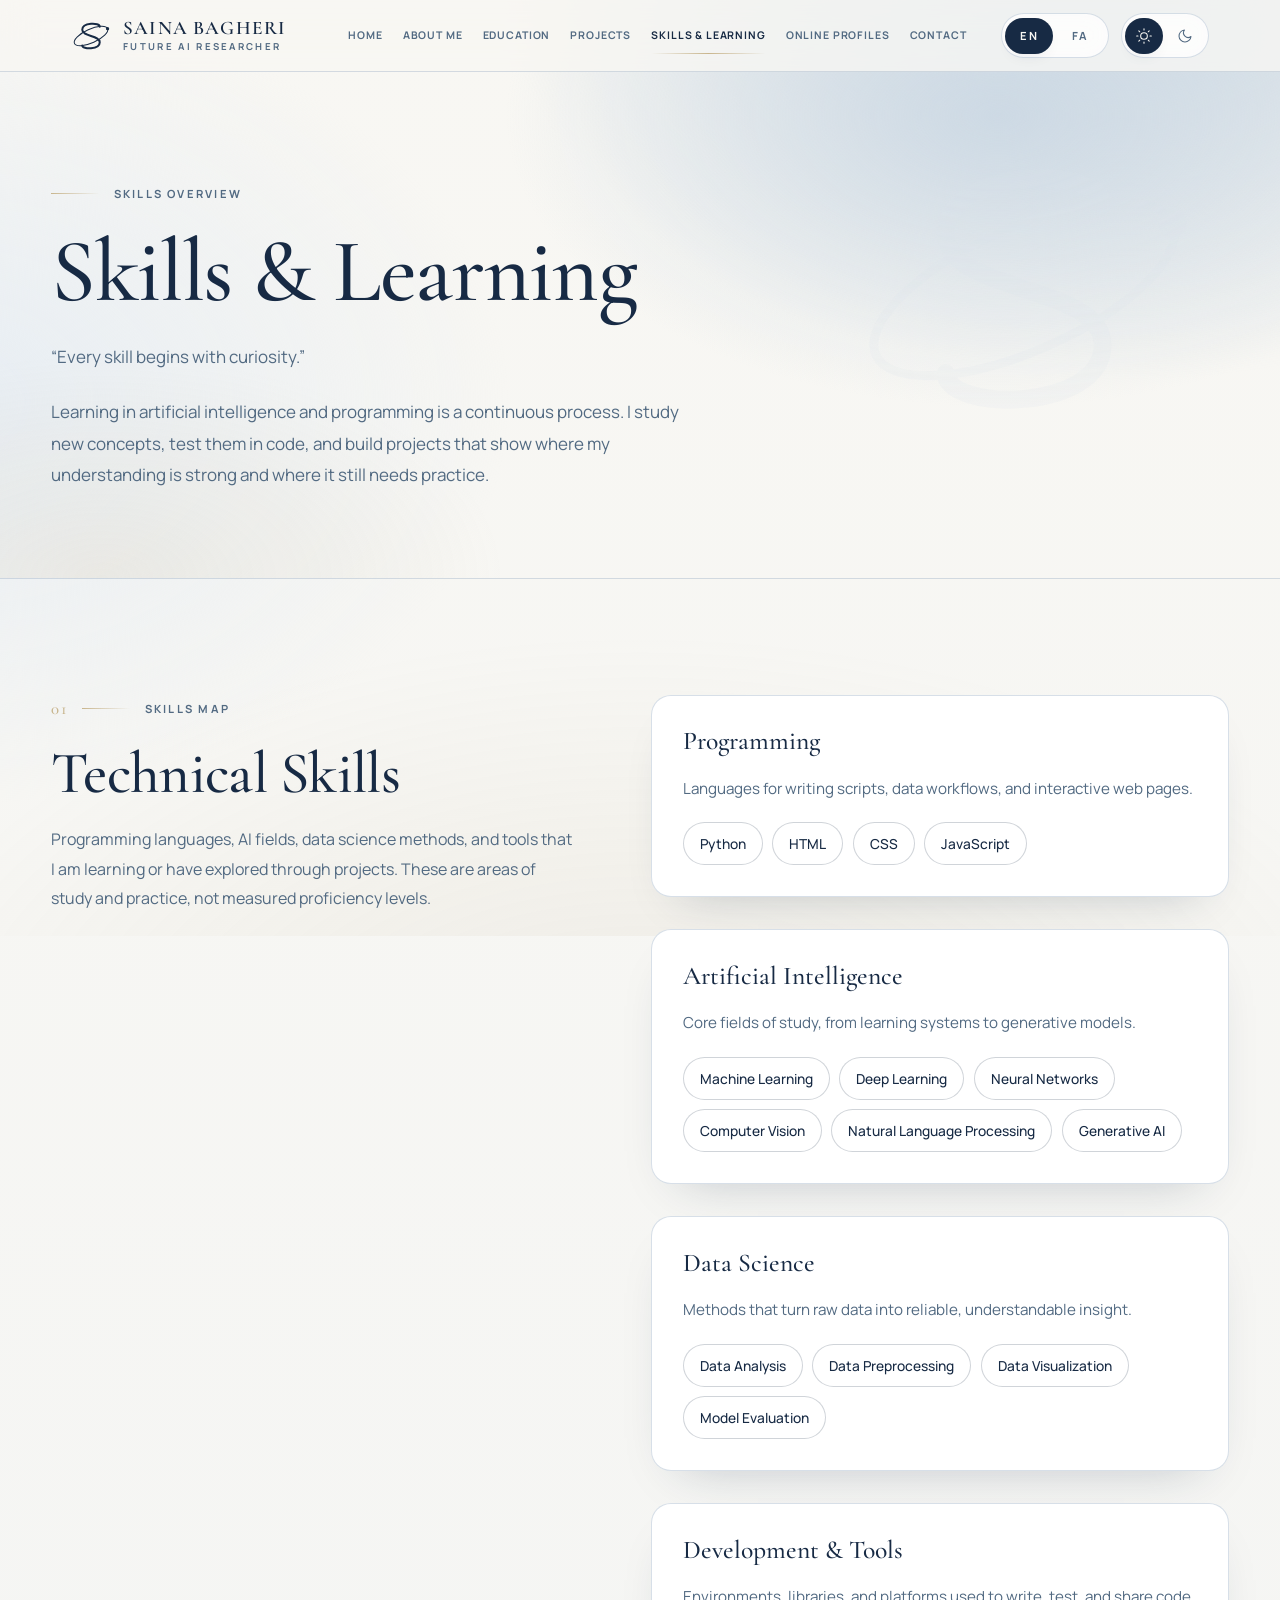
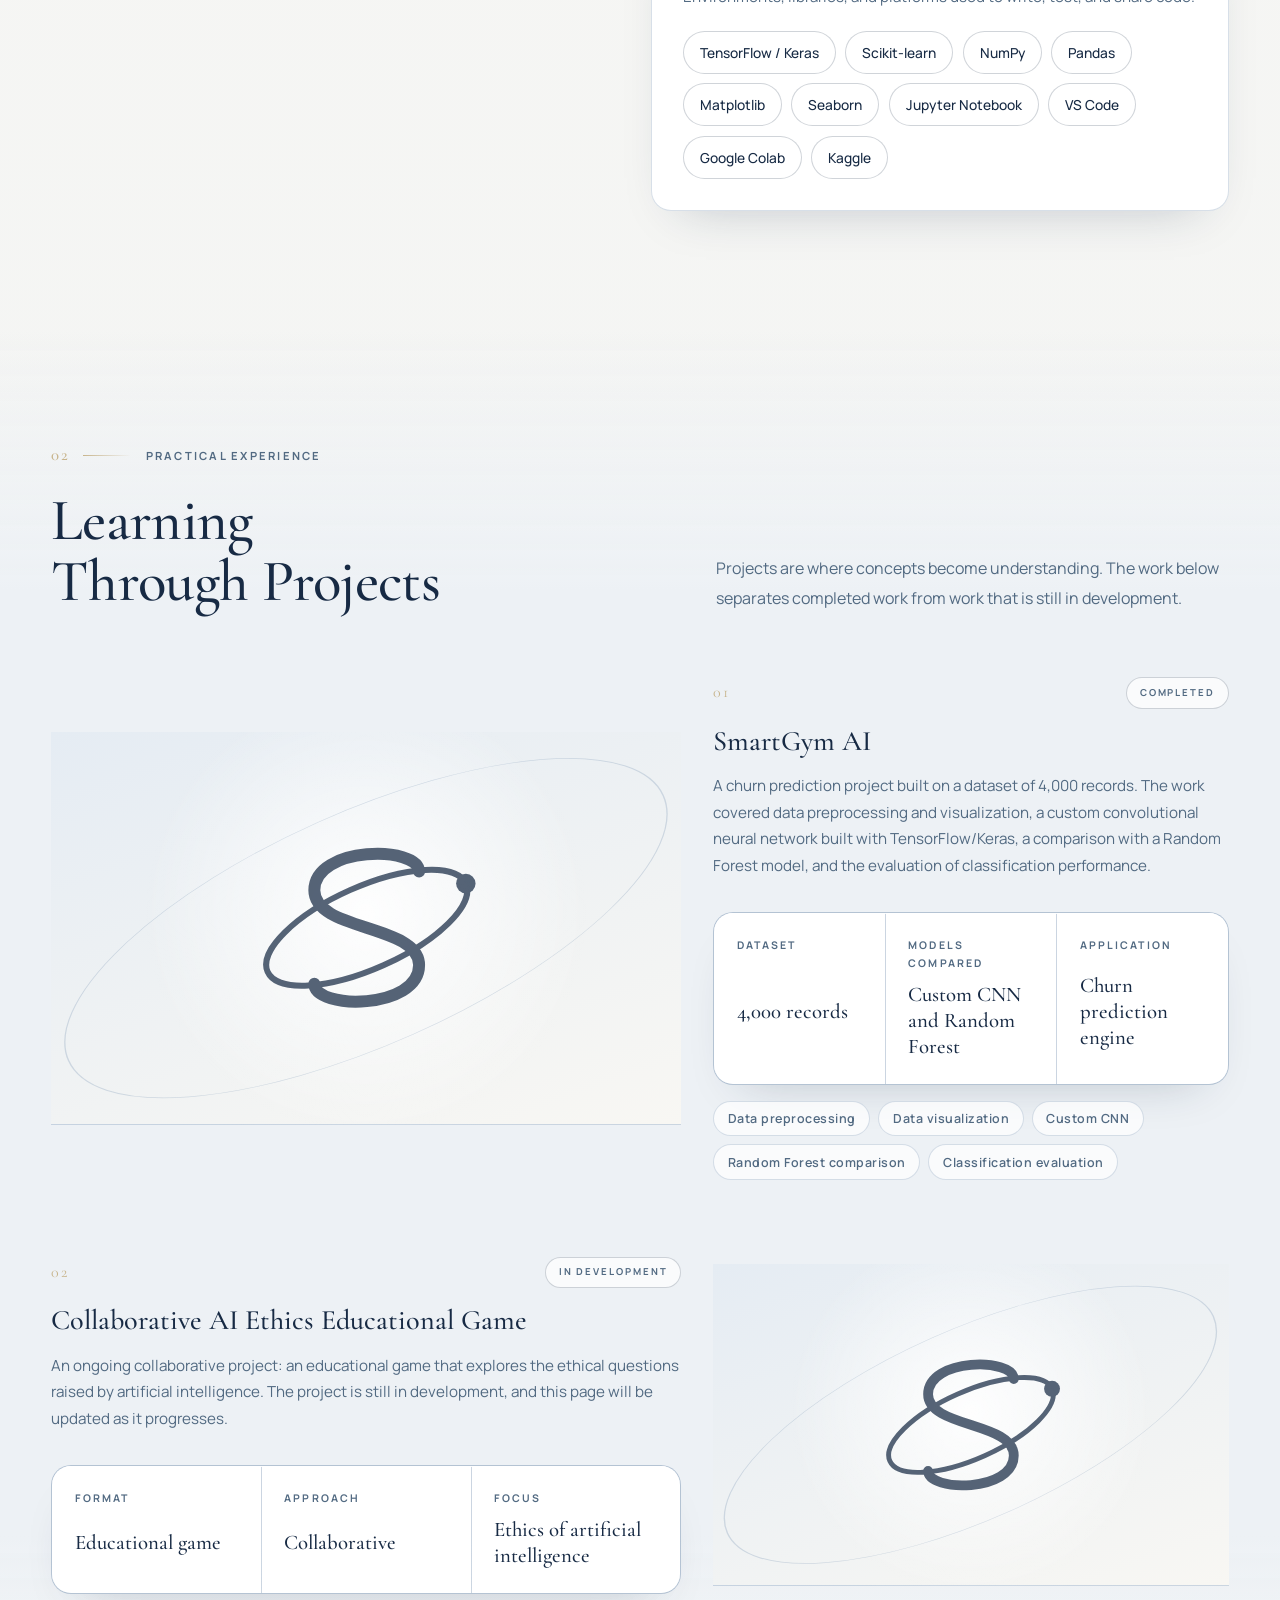
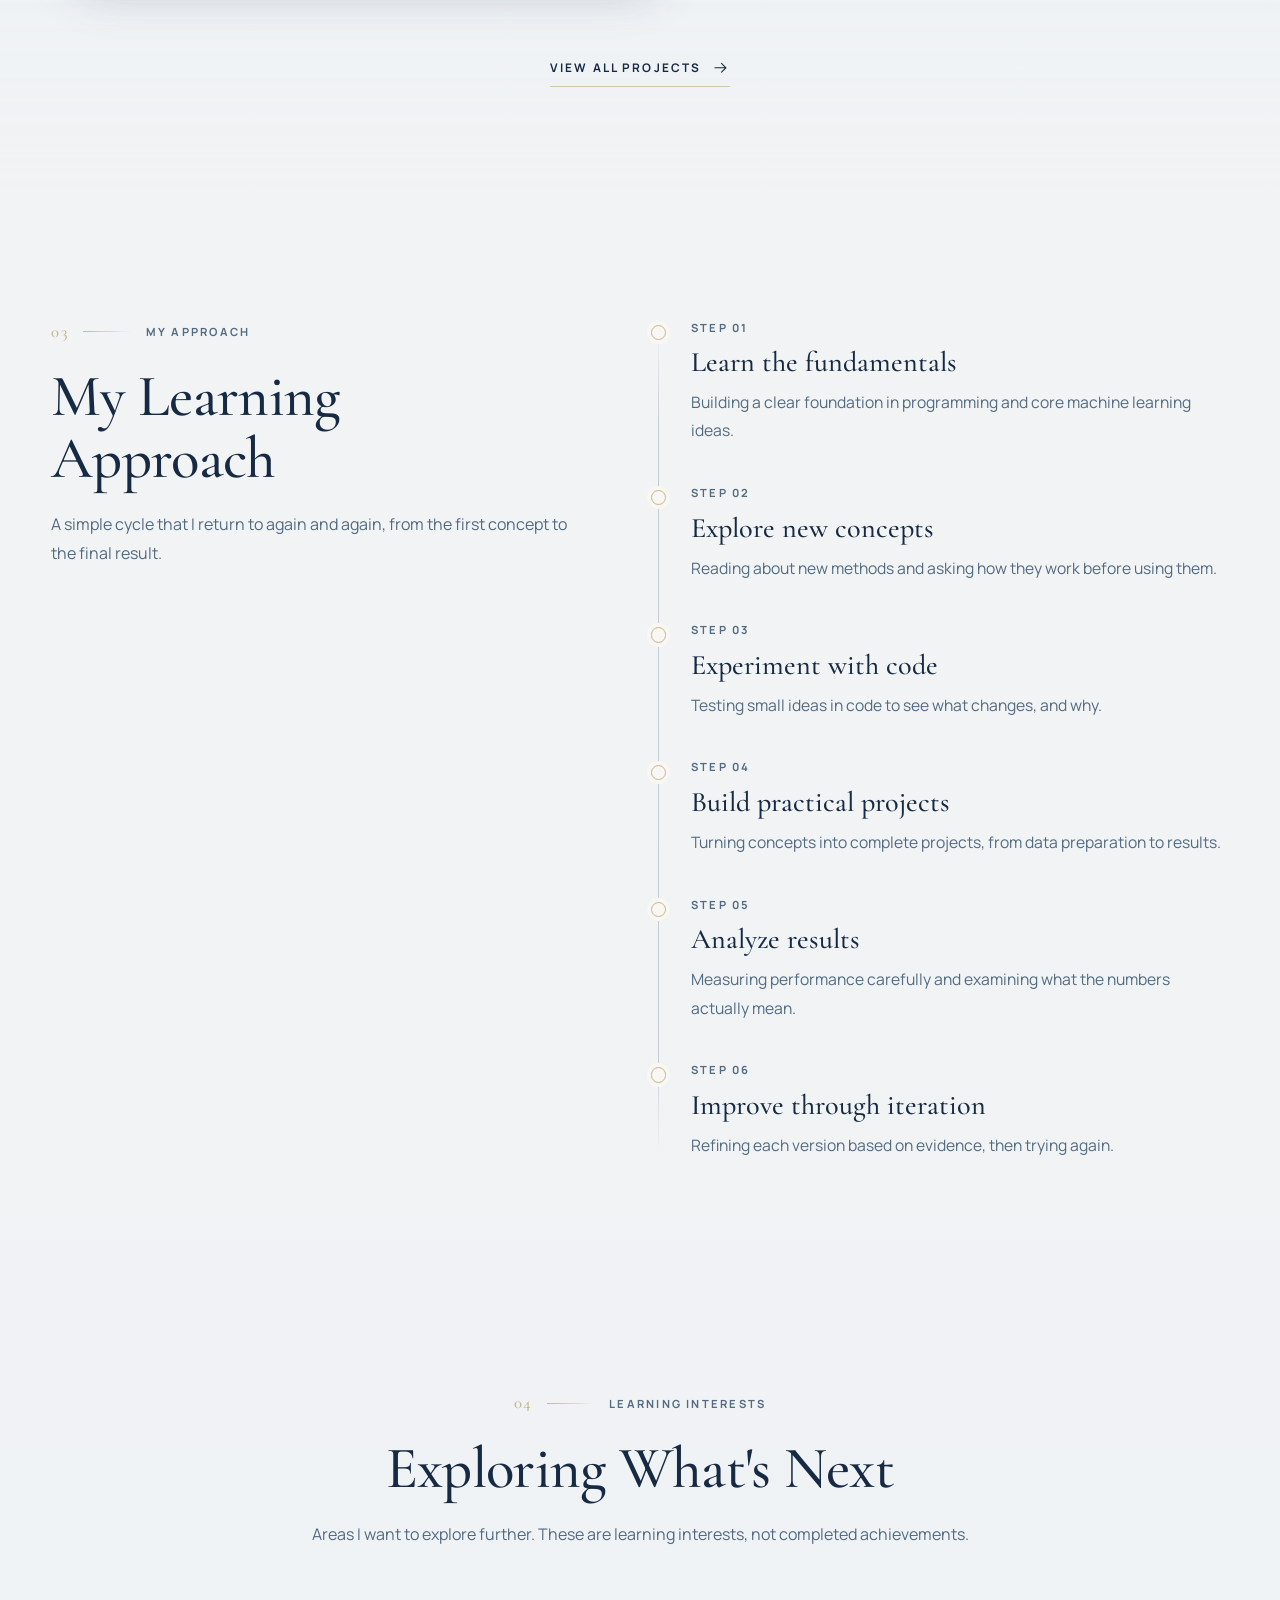
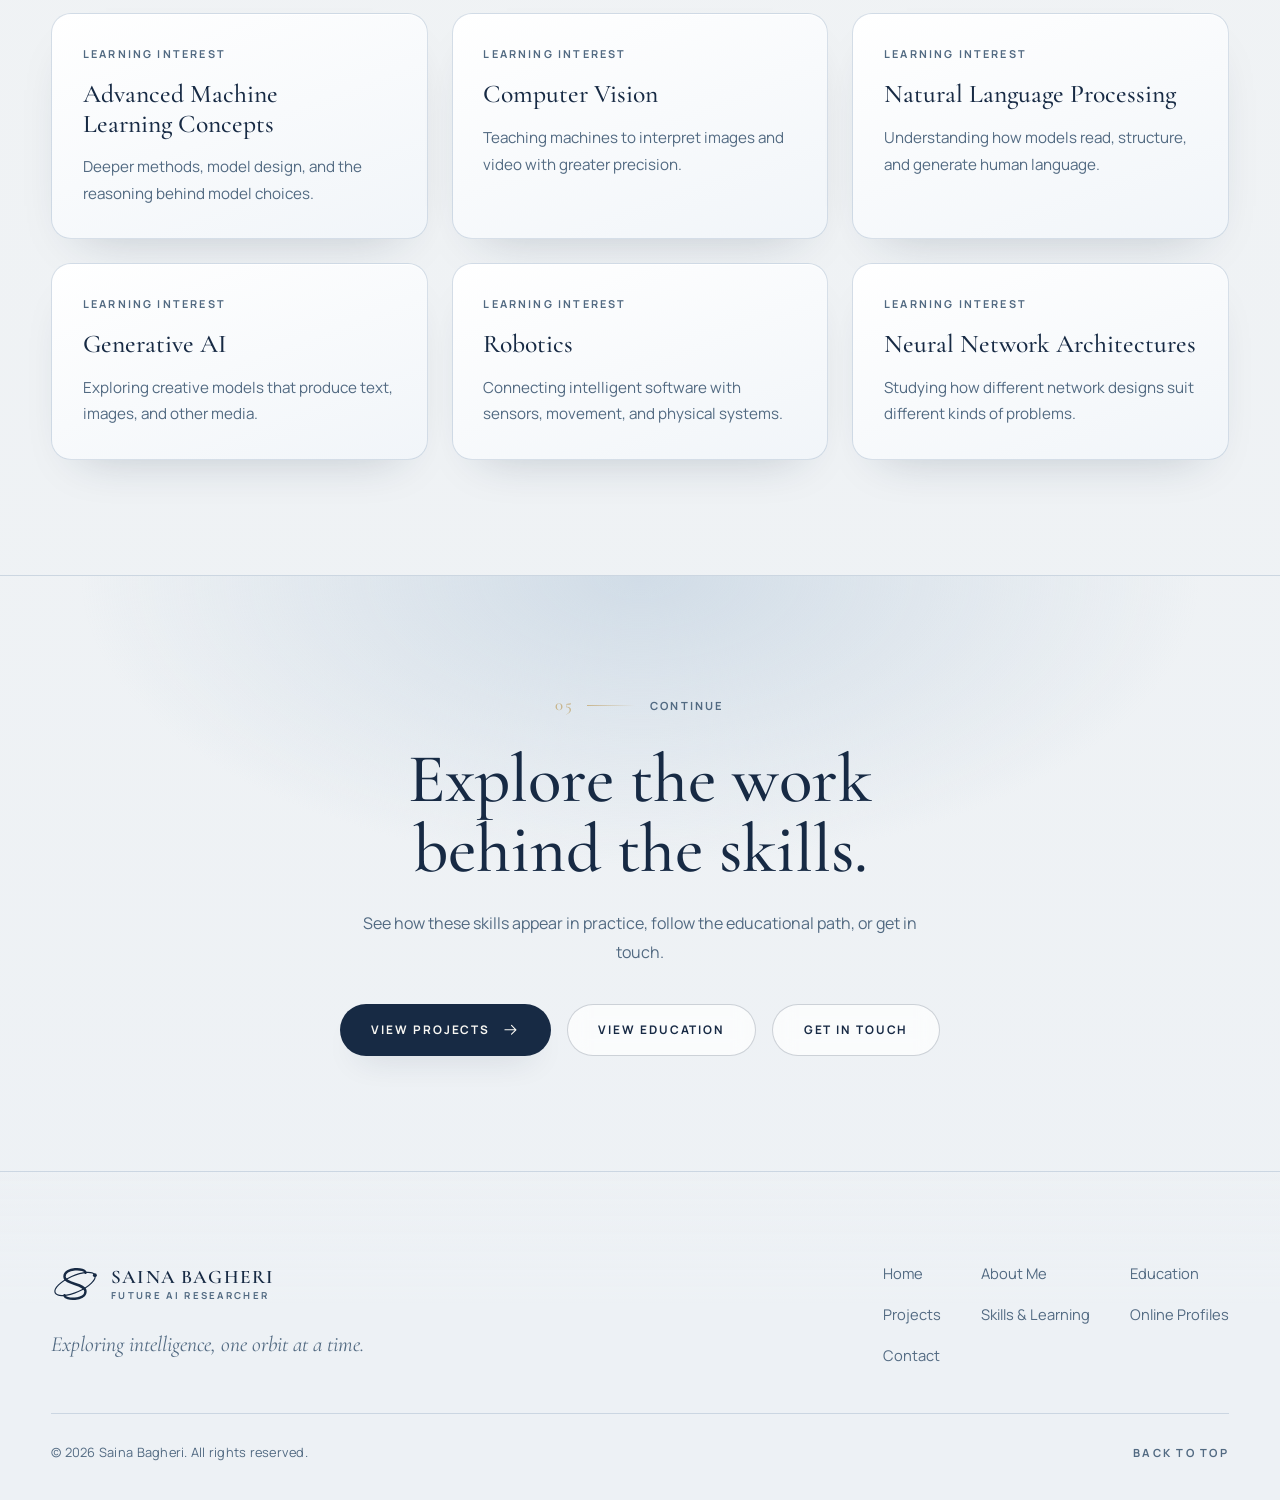
<file: skills.html>
<!DOCTYPE html>
<html lang="en" dir="ltr" data-theme="light">
<head>
  <meta charset="UTF-8">
  <meta name="viewport" content="width=device-width, initial-scale=1.0">
  <title>Skills & Learning | Saina Bagheri</title>
  <meta name="description" content="Technical interests, practical skills, tools, and ongoing learning in artificial intelligence, machine learning, and programming by Saina Bagheri, Future AI Researcher.">
  <meta name="author" content="Saina Bagheri">
  <meta property="og:type" content="website">
  <meta property="og:title" content="Skills & Learning | Saina Bagheri">
  <meta property="og:description" content="Technical interests, practical skills, tools, and ongoing learning in artificial intelligence and programming.">
  <link rel="preconnect" href="https://fonts.googleapis.com">
  <link rel="preconnect" href="https://fonts.gstatic.com" crossorigin>
  <link rel="stylesheet" href="https://fonts.googleapis.com/css2?family=Cormorant+Garamond:ital,wght@0,400;0,500;0,600;0,700;1,400;1,500&family=Manrope:wght@300;400;500;600;700&family=Vazirmatn:wght@300;400;500;600;700&display=swap">
  <link rel="stylesheet" href="style.css">
  <script src="script.js" defer></script>
</head>
<body class="site-body page-skills">
  <a class="skip-link" href="#main-content" data-i18n="a11y.skip">Skip to main content</a>

  <svg class="svg-sprite" width="0" height="0" aria-hidden="true">
    <defs>
      <symbol id="saina-mark" viewBox="0 0 64 64">
        <ellipse class="mark-orbit" cx="32" cy="32" rx="29" ry="11" transform="rotate(-24 32 32)" fill="none" stroke="currentColor" stroke-width="1.6"></ellipse>
        <path class="mark-s" d="M46 17C46 10 18 10 18 22C18 33 46 31 46 42C46 54 18 54 18 47" fill="none" stroke="currentColor" stroke-width="3.2" stroke-linecap="round" stroke-linejoin="round"></path>
        <circle class="mark-dot" cx="58.5" cy="20.2" r="2.6" fill="currentColor" stroke="none"></circle>
      </symbol>
    </defs>
  </svg>

  <div class="ambient-layer" aria-hidden="true"></div>

  <header class="site-header" id="site-header">
    <div class="header-inner">
      <a class="brand" href="index.html">
        <svg class="brand-mark" viewBox="0 0 64 64" aria-hidden="true"><use href="#saina-mark"></use></svg>
        <span class="brand-text">
          <span class="brand-name" data-i18n="brand.name">Saina Bagheri</span>
          <span class="brand-role" data-i18n="brand.role">Future AI Researcher</span>
        </span>
      </a>

      <button class="nav-toggle" id="nav-toggle" type="button" aria-expanded="false" aria-controls="nav-panel">
        <span class="nav-toggle-line" aria-hidden="true"></span>
        <span class="nav-toggle-line" aria-hidden="true"></span>
        <span class="nav-toggle-line" aria-hidden="true"></span>
        <span class="visually-hidden" data-i18n="nav.menu">Menu</span>
      </button>

      <div class="nav-panel" id="nav-panel">
        <nav class="site-nav" id="site-nav" aria-label="Primary navigation" data-i18n-aria-label="nav.primary">
          <ul class="nav-list">
            <li class="nav-item"><a class="nav-link" href="index.html" data-i18n="nav.home">Home</a></li>
            <li class="nav-item"><a class="nav-link" href="about.html" data-i18n="nav.about">About Me</a></li>
            <li class="nav-item"><a class="nav-link" href="education.html" data-i18n="nav.education">Education</a></li>
            <li class="nav-item"><a class="nav-link" href="projects.html" data-i18n="nav.projects">Projects</a></li>
            <li class="nav-item"><a class="nav-link is-active" href="skills.html" aria-current="page" data-i18n="nav.skills">Skills & Learning</a></li>
            <li class="nav-item"><a class="nav-link" href="profiles.html" data-i18n="nav.profiles">Online Profiles</a></li>
            <li class="nav-item"><a class="nav-link" href="contact.html" data-i18n="nav.contact">Contact</a></li>
          </ul>
        </nav>

        <div class="header-controls">
          <div class="control-group language-switch" id="language-switch" role="group" aria-label="Language" data-i18n-aria-label="controls.language">
            <button class="control-button language-button is-active" id="lang-en" type="button" data-lang-option="en" aria-pressed="true" aria-label="English (EN)" data-i18n-aria-label="lang.enLabel">EN</button>
            <button class="control-button language-button" id="lang-fa" type="button" data-lang-option="fa" aria-pressed="false" aria-label="Persian (FA)" data-i18n-aria-label="lang.faLabel">FA</button>
          </div>

          <div class="control-group theme-switch" id="theme-switch" role="group" aria-label="Theme" data-i18n-aria-label="controls.theme">
            <button class="control-button theme-button is-active" id="theme-light" type="button" data-theme-option="light" aria-pressed="true" aria-label="Light theme" data-i18n-aria-label="theme.lightLabel">
              <svg class="control-icon" viewBox="0 0 24 24" aria-hidden="true" fill="none" stroke="currentColor" stroke-width="1.6" stroke-linecap="round" stroke-linejoin="round"><circle cx="12" cy="12" r="5"></circle><path d="M12 1v2M12 21v2M4.22 4.22l1.42 1.42M18.36 18.36l1.42 1.42M1 12h2M21 12h2M4.22 19.78l1.42-1.42M18.36 5.64l1.42-1.42"></path></svg>
              <span class="control-label" data-i18n="theme.light">Light</span>
            </button>
            <button class="control-button theme-button" id="theme-dark" type="button" data-theme-option="dark" aria-pressed="false" aria-label="Dark theme" data-i18n-aria-label="theme.darkLabel">
              <svg class="control-icon" viewBox="0 0 24 24" aria-hidden="true" fill="none" stroke="currentColor" stroke-width="1.6" stroke-linecap="round" stroke-linejoin="round"><path d="M21 12.79A9 9 0 1 1 11.21 3 7 7 0 0 0 21 12.79z"></path></svg>
              <span class="control-label" data-i18n="theme.dark">Dark</span>
            </button>
          </div>
        </div>
      </div>
    </div>
  </header>

  <main class="site-main" id="main-content" tabindex="-1">

    <section class="page-hero" id="skills-hero" aria-labelledby="skills-title">
      <svg class="hero-orbit-symbol" viewBox="0 0 64 64" aria-hidden="true"><use href="#saina-mark"></use></svg>
      <div class="page-hero-inner">
        <p class="section-eyebrow">
          <span class="section-rule" aria-hidden="true"></span>
          <span class="section-label" data-i18n="skills.hero.eyebrow" data-i18n-fa="نمای کلی مهارت‌ها">Skills Overview</span>
        </p>
        <h1 class="page-title" id="skills-title" data-i18n="skills.hero.title" data-i18n-fa="مهارت‌ها و یادگیری">Skills & Learning</h1>
        <p class="page-lead page-quote" data-i18n="skills.hero.quote" data-i18n-fa="«هر مهارتی با کنجکاوی آغاز می‌شود.»">“Every skill begins with curiosity.”</p>
        <p class="page-lead" data-i18n="skills.hero.intro" data-i18n-fa="یادگیری در هوش مصنوعی و برنامه‌نویسی فرایندی پیوسته است. من مفاهیم تازه را یاد می‌گیرم، آن‌ها را در کد آزمایش می‌کنم و با ساختن پروژه‌ها می‌بینم درکم کجا محکم است و کجا هنوز به تمرین بیشتر نیاز دارد.">Learning in artificial intelligence and programming is a continuous process. I study new concepts, test them in code, and build projects that show where my understanding is strong and where it still needs practice.</p>
      </div>
    </section>

    <section class="section" id="technical-skills" aria-labelledby="technical-skills-title">
      <div class="section-inner intro-layout">
        <header class="section-header">
          <p class="section-eyebrow">
            <span class="section-index" aria-hidden="true">01</span>
            <span class="section-rule" aria-hidden="true"></span>
            <span class="section-label" data-i18n="skills.tech.eyebrow" data-i18n-fa="نقشه مهارت‌ها">Skills Map</span>
          </p>
          <h2 class="section-title" id="technical-skills-title" data-i18n="skills.tech.title" data-i18n-fa="مهارت‌های فنی">Technical Skills</h2>
          <p class="section-lead" data-i18n="skills.tech.lead" data-i18n-fa="زبان‌های برنامه‌نویسی، حوزه‌های هوش مصنوعی، روش‌های علم داده و ابزارهایی که در حال یادگیری آن‌ها هستم یا از طریق پروژه‌ها بررسی‌شان کرده‌ام. این‌ها حوزه‌های مطالعه و تمرین هستند، نه سطوح مهارت سنجیده‌شده.">Programming languages, AI fields, data science methods, and tools that I am learning or have explored through projects. These are areas of study and practice, not measured proficiency levels.</p>
        </header>

        <div class="skill-groups">
          <article class="skill-group" aria-labelledby="skill-group-programming-title">
            <h3 class="skill-group-title" id="skill-group-programming-title" data-i18n="skills.group.programming.title" data-i18n-fa="برنامه‌نویسی">Programming</h3>
            <p class="card-text" data-i18n="skills.group.programming.text" data-i18n-fa="زبان‌هایی برای نوشتن اسکریپت، گردش‌کار داده و صفحات وب تعاملی.">Languages for writing scripts, data workflows, and interactive web pages.</p>
            <ul class="skill-list">
              <li class="skill-chip">Python</li>
              <li class="skill-chip">HTML</li>
              <li class="skill-chip">CSS</li>
              <li class="skill-chip">JavaScript</li>
            </ul>
          </article>

          <article class="skill-group" aria-labelledby="skill-group-ai-title">
            <h3 class="skill-group-title" id="skill-group-ai-title" data-i18n="skills.group.ai.title" data-i18n-fa="هوش مصنوعی">Artificial Intelligence</h3>
            <p class="card-text" data-i18n="skills.group.ai.text" data-i18n-fa="حوزه‌های اصلی مطالعه، از سامانه‌های یادگیرنده تا مدل‌های مولد.">Core fields of study, from learning systems to generative models.</p>
            <ul class="skill-list">
              <li class="skill-chip" data-i18n="skills.chip.ml" data-i18n-fa="یادگیری ماشین">Machine Learning</li>
              <li class="skill-chip" data-i18n="skills.chip.dl" data-i18n-fa="یادگیری عمیق">Deep Learning</li>
              <li class="skill-chip" data-i18n="skills.chip.nn" data-i18n-fa="شبکه‌های عصبی">Neural Networks</li>
              <li class="skill-chip" data-i18n="skills.chip.cv" data-i18n-fa="بینایی ماشین">Computer Vision</li>
              <li class="skill-chip" data-i18n="skills.chip.nlp" data-i18n-fa="پردازش زبان طبیعی">Natural Language Processing</li>
              <li class="skill-chip" data-i18n="skills.chip.genai" data-i18n-fa="هوش مصنوعی مولد">Generative AI</li>
            </ul>
          </article>

          <article class="skill-group" aria-labelledby="skill-group-data-title">
            <h3 class="skill-group-title" id="skill-group-data-title" data-i18n="skills.group.data.title" data-i18n-fa="علم داده">Data Science</h3>
            <p class="card-text" data-i18n="skills.group.data.text" data-i18n-fa="روش‌هایی که داده خام را به بینشی قابل اعتماد و قابل فهم تبدیل می‌کنند.">Methods that turn raw data into reliable, understandable insight.</p>
            <ul class="skill-list">
              <li class="skill-chip" data-i18n="skills.chip.analysis" data-i18n-fa="تحلیل داده">Data Analysis</li>
              <li class="skill-chip" data-i18n="skills.chip.preprocessing" data-i18n-fa="پیش‌پردازش داده">Data Preprocessing</li>
              <li class="skill-chip" data-i18n="skills.chip.visualization" data-i18n-fa="تجسم داده">Data Visualization</li>
              <li class="skill-chip" data-i18n="skills.chip.evaluation" data-i18n-fa="ارزیابی مدل">Model Evaluation</li>
            </ul>
          </article>

          <article class="skill-group" aria-labelledby="skill-group-tools-title">
            <h3 class="skill-group-title" id="skill-group-tools-title" data-i18n="skills.group.tools.title" data-i18n-fa="توسعه و ابزارها">Development & Tools</h3>
            <p class="card-text" data-i18n="skills.group.tools.text" data-i18n-fa="محیط‌ها، کتابخانه‌ها و پلتفرم‌هایی که برای نوشتن، آزمودن و اشتراک‌گذاری کد به کار می‌روند.">Environments, libraries, and platforms used to write, test, and share code.</p>
            <ul class="skill-list">
              <li class="skill-chip">TensorFlow / Keras</li>
              <li class="skill-chip">Scikit-learn</li>
              <li class="skill-chip">NumPy</li>
              <li class="skill-chip">Pandas</li>
              <li class="skill-chip">Matplotlib</li>
              <li class="skill-chip">Seaborn</li>
              <li class="skill-chip">Jupyter Notebook</li>
              <li class="skill-chip">VS Code</li>
              <li class="skill-chip">Google Colab</li>
              <li class="skill-chip">Kaggle</li>
            </ul>
          </article>
        </div>
      </div>
    </section>

    <section class="section section-tint" id="learning-through-projects" aria-labelledby="projects-learning-title">
      <div class="section-inner">
        <header class="section-header section-header-split">
          <div class="section-heading-block">
            <p class="section-eyebrow">
              <span class="section-index" aria-hidden="true">02</span>
              <span class="section-rule" aria-hidden="true"></span>
              <span class="section-label" data-i18n="skills.projects.eyebrow" data-i18n-fa="تجربه عملی">Practical Experience</span>
            </p>
            <h2 class="section-title" id="projects-learning-title" data-i18n="skills.projects.title" data-i18n-fa="یادگیری از طریق پروژه‌ها">Learning Through Projects</h2>
          </div>
          <p class="section-lead" data-i18n="skills.projects.lead" data-i18n-fa="پروژه‌ها جایی هستند که مفاهیم به درک تبدیل می‌شوند. کارهای زیر، آنچه کامل شده را از آنچه هنوز در حال توسعه است جدا می‌کنند.">Projects are where concepts become understanding. The work below separates completed work from work that is still in development.</p>
        </header>

        <div class="project-showcase">
          <article class="project-feature" aria-labelledby="smartgym-title">
            <div class="project-feature-media">
              <div class="project-visual" aria-hidden="true">
                <svg class="project-mark" viewBox="0 0 64 64"><use href="#saina-mark"></use></svg>
              </div>
            </div>
            <div class="project-feature-body">
              <p class="project-meta">
                <span class="project-number">01</span>
                <span class="project-status" data-i18n="skills.status.completed" data-i18n-fa="تکمیل‌شده">Completed</span>
              </p>
              <h3 class="project-title" id="smartgym-title">SmartGym AI</h3>
              <p class="project-text" data-i18n="skills.smartgym.text" data-i18n-fa="پروژه‌ای برای پیش‌بینی ریزش مشتری بر پایه مجموعه‌داده‌ای با ۴٬۰۰۰ رکورد. این کار شامل پیش‌پردازش و تجسم داده، ساخت یک شبکه عصبی کانولوشنی سفارشی با TensorFlow/Keras، مقایسه با مدل Random Forest و ارزیابی عملکرد طبقه‌بندی بود.">A churn prediction project built on a dataset of 4,000 records. The work covered data preprocessing and visualization, a custom convolutional neural network built with TensorFlow/Keras, a comparison with a Random Forest model, and the evaluation of classification performance.</p>
              <dl class="fact-list">
                <div class="fact-item">
                  <dt class="fact-label" data-i18n="skills.smartgym.factDataset" data-i18n-fa="مجموعه داده">Dataset</dt>
                  <dd class="fact-value" data-i18n="skills.smartgym.factDatasetValue" data-i18n-fa="۴٬۰۰۰ رکورد">4,000 records</dd>
                </div>
                <div class="fact-item">
                  <dt class="fact-label" data-i18n="skills.smartgym.factModels" data-i18n-fa="مدل‌های مقایسه‌شده">Models Compared</dt>
                  <dd class="fact-value" data-i18n="skills.smartgym.factModelsValue" data-i18n-fa="CNN سفارشی و Random Forest">Custom CNN and Random Forest</dd>
                </div>
                <div class="fact-item">
                  <dt class="fact-label" data-i18n="skills.smartgym.factApp" data-i18n-fa="کاربرد">Application</dt>
                  <dd class="fact-value" data-i18n="skills.smartgym.factAppValue" data-i18n-fa="موتور پیش‌بینی ریزش مشتری">Churn prediction engine</dd>
                </div>
              </dl>
              <ul class="tag-list">
                <li class="tag" data-i18n="skills.smartgym.tag1" data-i18n-fa="پیش‌پردازش داده">Data preprocessing</li>
                <li class="tag" data-i18n="skills.smartgym.tag2" data-i18n-fa="تجسم داده">Data visualization</li>
                <li class="tag" data-i18n="skills.smartgym.tag3" data-i18n-fa="CNN سفارشی">Custom CNN</li>
                <li class="tag" data-i18n="skills.smartgym.tag4" data-i18n-fa="مقایسه با Random Forest">Random Forest comparison</li>
                <li class="tag" data-i18n="skills.smartgym.tag5" data-i18n-fa="ارزیابی طبقه‌بندی">Classification evaluation</li>
              </ul>
            </div>
          </article>

          <article class="project-feature is-reversed" aria-labelledby="ethics-game-title">
            <div class="project-feature-media">
              <div class="project-visual" aria-hidden="true">
                <svg class="project-mark" viewBox="0 0 64 64"><use href="#saina-mark"></use></svg>
              </div>
            </div>
            <div class="project-feature-body">
              <p class="project-meta">
                <span class="project-number">02</span>
                <span class="project-status" data-i18n="skills.status.inProgress" data-i18n-fa="در حال توسعه">In Development</span>
              </p>
              <h3 class="project-title" id="ethics-game-title" data-i18n="skills.ethics.title" data-i18n-fa="بازی آموزشی مشترک درباره اخلاق هوش مصنوعی">Collaborative AI Ethics Educational Game</h3>
              <p class="project-text" data-i18n="skills.ethics.text" data-i18n-fa="یک پروژه مشترک و در جریان: بازی آموزشی که پرسش‌های اخلاقی برآمده از هوش مصنوعی را بررسی می‌کند. این پروژه هنوز در حال توسعه است و با پیشرفت آن، این صفحه به‌روزرسانی خواهد شد.">An ongoing collaborative project: an educational game that explores the ethical questions raised by artificial intelligence. The project is still in development, and this page will be updated as it progresses.</p>
              <dl class="fact-list">
                <div class="fact-item">
                  <dt class="fact-label" data-i18n="skills.ethics.factFormat" data-i18n-fa="قالب">Format</dt>
                  <dd class="fact-value" data-i18n="skills.ethics.factFormatValue" data-i18n-fa="بازی آموزشی">Educational game</dd>
                </div>
                <div class="fact-item">
                  <dt class="fact-label" data-i18n="skills.ethics.factApproach" data-i18n-fa="رویکرد">Approach</dt>
                  <dd class="fact-value" data-i18n="skills.ethics.factApproachValue" data-i18n-fa="مشارکتی">Collaborative</dd>
                </div>
                <div class="fact-item">
                  <dt class="fact-label" data-i18n="skills.ethics.factFocus" data-i18n-fa="تمرکز">Focus</dt>
                  <dd class="fact-value" data-i18n="skills.ethics.factFocusValue" data-i18n-fa="اخلاق هوش مصنوعی">Ethics of artificial intelligence</dd>
                </div>
              </dl>
            </div>
          </article>
        </div>

        <div class="section-footer">
          <a class="text-link" href="projects.html">
            <span class="text-link-label" data-i18n="skills.projects.viewAll" data-i18n-fa="مشاهده همه پروژه‌ها">View All Projects</span>
            <svg class="text-link-icon" viewBox="0 0 24 24" aria-hidden="true" fill="none" stroke="currentColor" stroke-width="1.5" stroke-linecap="round" stroke-linejoin="round"><path d="M4 12h15M13 6l6 6-6 6"></path></svg>
          </a>
        </div>
      </div>
    </section>

    <section class="section" id="learning-approach" aria-labelledby="approach-title">
      <div class="section-inner intro-layout">
        <header class="section-header">
          <p class="section-eyebrow">
            <span class="section-index" aria-hidden="true">03</span>
            <span class="section-rule" aria-hidden="true"></span>
            <span class="section-label" data-i18n="skills.approach.eyebrow" data-i18n-fa="رویکرد من">My Approach</span>
          </p>
          <h2 class="section-title" id="approach-title" data-i18n="skills.approach.title" data-i18n-fa="رویکرد من به یادگیری">My Learning Approach</h2>
          <p class="section-lead" data-i18n="skills.approach.lead" data-i18n-fa="چرخه‌ای ساده که بارها به آن برمی‌گردم، از نخستین مفهوم تا نتیجه نهایی.">A simple cycle that I return to again and again, from the first concept to the final result.</p>
        </header>

        <ol class="timeline">
          <li class="timeline-item">
            <p class="timeline-date" data-i18n="skills.approach.step1Label" data-i18n-fa="مرحله ۰۱">Step 01</p>
            <h3 class="timeline-title" data-i18n="skills.approach.step1Title" data-i18n-fa="یادگیری مبانی">Learn the fundamentals</h3>
            <p class="timeline-body" data-i18n="skills.approach.step1Text" data-i18n-fa="ساختن پایه‌ای روشن در برنامه‌نویسی و مفاهیم اصلی یادگیری ماشین.">Building a clear foundation in programming and core machine learning ideas.</p>
          </li>
          <li class="timeline-item">
            <p class="timeline-date" data-i18n="skills.approach.step2Label" data-i18n-fa="مرحله ۰۲">Step 02</p>
            <h3 class="timeline-title" data-i18n="skills.approach.step2Title" data-i18n-fa="کاوش مفاهیم تازه">Explore new concepts</h3>
            <p class="timeline-body" data-i18n="skills.approach.step2Text" data-i18n-fa="مطالعه روش‌های تازه و پرسیدن این‌که چگونه کار می‌کنند، پیش از به‌کارگیری آن‌ها.">Reading about new methods and asking how they work before using them.</p>
          </li>
          <li class="timeline-item">
            <p class="timeline-date" data-i18n="skills.approach.step3Label" data-i18n-fa="مرحله ۰۳">Step 03</p>
            <h3 class="timeline-title" data-i18n="skills.approach.step3Title" data-i18n-fa="آزمایش با کد">Experiment with code</h3>
            <p class="timeline-body" data-i18n="skills.approach.step3Text" data-i18n-fa="آزمودن ایده‌های کوچک در کد تا ببینم چه چیزی تغییر می‌کند و دلیلش چیست.">Testing small ideas in code to see what changes, and why.</p>
          </li>
          <li class="timeline-item">
            <p class="timeline-date" data-i18n="skills.approach.step4Label" data-i18n-fa="مرحله ۰۴">Step 04</p>
            <h3 class="timeline-title" data-i18n="skills.approach.step4Title" data-i18n-fa="ساختن پروژه‌های عملی">Build practical projects</h3>
            <p class="timeline-body" data-i18n="skills.approach.step4Text" data-i18n-fa="تبدیل مفاهیم به پروژه‌های کامل، از آماده‌سازی داده تا رسیدن به نتیجه.">Turning concepts into complete projects, from data preparation to results.</p>
          </li>
          <li class="timeline-item">
            <p class="timeline-date" data-i18n="skills.approach.step5Label" data-i18n-fa="مرحله ۰۵">Step 05</p>
            <h3 class="timeline-title" data-i18n="skills.approach.step5Title" data-i18n-fa="تحلیل نتایج">Analyze results</h3>
            <p class="timeline-body" data-i18n="skills.approach.step5Text" data-i18n-fa="سنجیدن دقیق عملکرد و بررسی این‌که اعداد واقعاً چه چیزی را نشان می‌دهند.">Measuring performance carefully and examining what the numbers actually mean.</p>
          </li>
          <li class="timeline-item">
            <p class="timeline-date" data-i18n="skills.approach.step6Label" data-i18n-fa="مرحله ۰۶">Step 06</p>
            <h3 class="timeline-title" data-i18n="skills.approach.step6Title" data-i18n-fa="بهبود از طریق تکرار">Improve through iteration</h3>
            <p class="timeline-body" data-i18n="skills.approach.step6Text" data-i18n-fa="اصلاح هر نسخه بر پایه شواهد و سپس آزمودن دوباره.">Refining each version based on evidence, then trying again.</p>
          </li>
        </ol>
      </div>
    </section>

    <section class="section" id="exploring-next" aria-labelledby="next-title">
      <div class="section-inner">
        <header class="section-header section-header-center">
          <p class="section-eyebrow">
            <span class="section-index" aria-hidden="true">04</span>
            <span class="section-rule" aria-hidden="true"></span>
            <span class="section-label" data-i18n="skills.next.eyebrow" data-i18n-fa="علایق یادگیری">Learning Interests</span>
          </p>
          <h2 class="section-title" id="next-title" data-i18n="skills.next.title" data-i18n-fa="کاوش آنچه پیش رو است">Exploring What's Next</h2>
          <p class="section-lead" data-i18n="skills.next.lead" data-i18n-fa="حوزه‌هایی که می‌خواهم عمیق‌تر کاوش کنم. این‌ها علایق یادگیری هستند، نه دستاوردهای تکمیل‌شده.">Areas I want to explore further. These are learning interests, not completed achievements.</p>
        </header>

        <div class="card-grid">
          <article class="card" aria-labelledby="next-card-1-title">
            <p class="card-meta" data-i18n="skills.next.meta" data-i18n-fa="علاقه یادگیری">Learning Interest</p>
            <h3 class="card-title" id="next-card-1-title" data-i18n="skills.next.card1Title" data-i18n-fa="مفاهیم یادگیری ماشین پیشرفته">Advanced Machine Learning Concepts</h3>
            <p class="card-text" data-i18n="skills.next.card1Text" data-i18n-fa="روش‌های عمیق‌تر، طراحی مدل و استدلال پشت انتخاب مدل‌ها.">Deeper methods, model design, and the reasoning behind model choices.</p>
          </article>

          <article class="card" aria-labelledby="next-card-2-title">
            <p class="card-meta" data-i18n="skills.next.meta" data-i18n-fa="علاقه یادگیری">Learning Interest</p>
            <h3 class="card-title" id="next-card-2-title" data-i18n="skills.next.card2Title" data-i18n-fa="بینایی ماشین">Computer Vision</h3>
            <p class="card-text" data-i18n="skills.next.card2Text" data-i18n-fa="آموزش دادن به ماشین‌ها برای تفسیر دقیق‌تر تصاویر و ویدئو.">Teaching machines to interpret images and video with greater precision.</p>
          </article>

          <article class="card" aria-labelledby="next-card-3-title">
            <p class="card-meta" data-i18n="skills.next.meta" data-i18n-fa="علاقه یادگیری">Learning Interest</p>
            <h3 class="card-title" id="next-card-3-title" data-i18n="skills.next.card3Title" data-i18n-fa="پردازش زبان طبیعی">Natural Language Processing</h3>
            <p class="card-text" data-i18n="skills.next.card3Text" data-i18n-fa="درک این‌که مدل‌ها چگونه زبان انسانی را می‌خوانند، ساختاربندی می‌کنند و تولید می‌کنند.">Understanding how models read, structure, and generate human language.</p>
          </article>

          <article class="card" aria-labelledby="next-card-4-title">
            <p class="card-meta" data-i18n="skills.next.meta" data-i18n-fa="علاقه یادگیری">Learning Interest</p>
            <h3 class="card-title" id="next-card-4-title" data-i18n="skills.next.card4Title" data-i18n-fa="هوش مصنوعی مولد">Generative AI</h3>
            <p class="card-text" data-i18n="skills.next.card4Text" data-i18n-fa="کاوش در مدل‌های خلاقی که متن، تصویر و دیگر رسانه‌ها را تولید می‌کنند.">Exploring creative models that produce text, images, and other media.</p>
          </article>

          <article class="card" aria-labelledby="next-card-5-title">
            <p class="card-meta" data-i18n="skills.next.meta" data-i18n-fa="علاقه یادگیری">Learning Interest</p>
            <h3 class="card-title" id="next-card-5-title" data-i18n="skills.next.card5Title" data-i18n-fa="رباتیک">Robotics</h3>
            <p class="card-text" data-i18n="skills.next.card5Text" data-i18n-fa="پیوند نرم‌افزار هوشمند با حسگرها، حرکت و سامانه‌های فیزیکی.">Connecting intelligent software with sensors, movement, and physical systems.</p>
          </article>

          <article class="card" aria-labelledby="next-card-6-title">
            <p class="card-meta" data-i18n="skills.next.meta" data-i18n-fa="علاقه یادگیری">Learning Interest</p>
            <h3 class="card-title" id="next-card-6-title" data-i18n="skills.next.card6Title" data-i18n-fa="معماری‌های شبکه عصبی">Neural Network Architectures</h3>
            <p class="card-text" data-i18n="skills.next.card6Text" data-i18n-fa="بررسی این‌که طراحی‌های گوناگون شبکه عصبی برای چه نوع مسئله‌هایی مناسب‌اند.">Studying how different network designs suit different kinds of problems.</p>
          </article>
        </div>
      </div>
    </section>

    <section class="section cta-section" id="call-to-action" aria-labelledby="skills-cta-title">
      <div class="section-inner cta-inner">
        <p class="section-eyebrow cta-eyebrow">
          <span class="section-index" aria-hidden="true">05</span>
          <span class="section-rule" aria-hidden="true"></span>
          <span class="section-label" data-i18n="skills.cta.eyebrow" data-i18n-fa="ادامه">Continue</span>
        </p>
        <h2 class="cta-title" id="skills-cta-title" data-i18n="skills.cta.title" data-i18n-fa="کارهای پشت این مهارت‌ها را ببینید.">Explore the work behind the skills.</h2>
        <p class="cta-text" data-i18n="skills.cta.text" data-i18n-fa="ببینید این مهارت‌ها در عمل چگونه به کار رفته‌اند، مسیر تحصیلی را دنبال کنید یا با من در تماس باشید.">See how these skills appear in practice, follow the educational path, or get in touch.</p>
        <div class="cta-actions">
          <a class="button button-primary" href="projects.html">
            <span class="button-label" data-i18n="skills.cta.projects" data-i18n-fa="مشاهده پروژه‌ها">View Projects</span>
            <svg class="button-icon" viewBox="0 0 24 24" aria-hidden="true" fill="none" stroke="currentColor" stroke-width="1.5" stroke-linecap="round" stroke-linejoin="round"><path d="M4 12h15M13 6l6 6-6 6"></path></svg>
          </a>
          <a class="button button-secondary" href="education.html">
            <span class="button-label" data-i18n="skills.cta.education" data-i18n-fa="مشاهده تحصیلات">View Education</span>
          </a>
          <a class="button button-secondary" href="contact.html">
            <span class="button-label" data-i18n="skills.cta.contact" data-i18n-fa="ارتباط با من">Get in Touch</span>
          </a>
        </div>
      </div>
    </section>

  </main>

  <footer class="site-footer" id="site-footer">
    <div class="footer-inner">
      <div class="footer-brand">
        <a class="brand brand-footer" href="index.html">
          <svg class="brand-mark" viewBox="0 0 64 64" aria-hidden="true"><use href="#saina-mark"></use></svg>
          <span class="brand-text">
            <span class="brand-name" data-i18n="brand.name">Saina Bagheri</span>
            <span class="brand-role" data-i18n="brand.role">Future AI Researcher</span>
          </span>
        </a>
        <p class="footer-tagline" data-i18n="footer.tagline">Exploring intelligence, one orbit at a time.</p>
      </div>

      <nav class="footer-nav" aria-label="Footer navigation" data-i18n-aria-label="footer.nav">
        <ul class="footer-nav-list">
          <li class="footer-nav-item"><a class="footer-link" href="index.html" data-i18n="nav.home">Home</a></li>
          <li class="footer-nav-item"><a class="footer-link" href="about.html" data-i18n="nav.about">About Me</a></li>
          <li class="footer-nav-item"><a class="footer-link" href="education.html" data-i18n="nav.education">Education</a></li>
          <li class="footer-nav-item"><a class="footer-link" href="projects.html" data-i18n="nav.projects">Projects</a></li>
          <li class="footer-nav-item"><a class="footer-link" href="skills.html" data-i18n="nav.skills">Skills & Learning</a></li>
          <li class="footer-nav-item"><a class="footer-link" href="profiles.html" data-i18n="nav.profiles">Online Profiles</a></li>
          <li class="footer-nav-item"><a class="footer-link" href="contact.html" data-i18n="nav.contact">Contact</a></li>
        </ul>
      </nav>

      <div class="footer-meta">
        <p class="footer-copy" data-i18n="footer.copyright">© 2026 Saina Bagheri. All rights reserved.</p>
        <a class="back-to-top" href="#skills-hero" data-i18n="footer.top">Back to top</a>
      </div>
    </div>
  </footer>
</body>
</html>
</file>
<file: style.css>
/* ==========================================================================
   Saina Bagheri — Personal AI & Technology Portfolio
   Shared stylesheet: style.css
   Cinematic midnight (dark) and ivory-ice (light) design system
   ========================================================================== */


/* ==========================================================================
   1. Design tokens
   ========================================================================== */

/* Shared tokens and LIGHT theme (default) */
:root,
html[data-theme="light"] {
  color-scheme: light;

  /* Surfaces */
  --color-bg: #F8F7F3;
  --color-bg-secondary: #EDF1F5;
  --color-surface: #FFFFFF;
  --color-surface-soft: #E5ECF3;
  --color-surface-glass: rgba(255, 255, 255, 0.72);
  --color-nav-bg: rgba(248, 247, 243, 0.8);
  --color-menu-bg: rgba(248, 247, 243, 0.97);
  --color-card-start: #FFFFFF;
  --color-card-end: #F1F5F9;
  --color-footer-bg: #EDF1F5;
  --color-hero-base: #E5ECF3;

  /* Text */
  --color-text: #172A44;
  --color-text-secondary: #526A82;
  --color-text-muted: #526A82;

  /* Accents */
  --color-dusty: #829DB8;
  --color-pale: #C4D3E1;
  --color-silver: #D9E1E9;
  --color-gold: #C8B58D;
  --color-focus: #172A44;
  --color-focus-ring: rgba(23, 42, 68, 0.14);
  --color-glow-soft: rgba(196, 211, 225, 0.6);
  --color-visual-start: #E5ECF3;
  --color-visual-end: #F8F7F3;
  --color-visual-glow: rgba(255, 255, 255, 0.95);

  /* Lines and elevation */
  --color-border: rgba(130, 157, 184, 0.32);
  --color-border-strong: rgba(23, 42, 68, 0.2);
  --color-border-hover: rgba(200, 181, 141, 0.75);
  --color-shadow: rgba(23, 42, 68, 0.2);
  --shadow-card: 0 1px 0 rgba(255, 255, 255, 0.9) inset, 0 22px 50px -30px rgba(23, 42, 68, 0.28);
  --shadow-card-hover: 0 1px 0 rgba(255, 255, 255, 0.95) inset, 0 34px 60px -28px rgba(23, 42, 68, 0.36);

  /* Controls */
  --color-button-bg: #172A44;
  --color-button-bg-hover: #203854;
  --color-button-text: #F8F7F3;
  --color-button-secondary-text: #172A44;
  --color-control-active-bg: #172A44;
  --color-control-active-text: #F8F7F3;

  /* Brand mark and hero atmosphere */
  --color-mark: #172A44;
  --color-mark-orbit: #829DB8;
  --color-mark-dot: #C8B58D;
  --hero-shade-strong: rgba(248, 247, 243, 0.97);
  --hero-shade-mid: rgba(248, 247, 243, 0.78);
  --hero-shade-soft: rgba(248, 247, 243, 0);
  --hero-glow: rgba(214, 226, 236, 0.42);
  --hero-glow-core: rgba(130, 157, 184, 0.22);
  --hero-frame: rgba(130, 157, 184, 0.4);
  --page-glow-a: rgba(196, 211, 225, 0.7);
  --page-glow-b: rgba(229, 236, 243, 0.9);
  --page-glow-c: rgba(200, 181, 141, 0.14);
  --body-gradient: linear-gradient(180deg, #F8F7F3 0%, #EDF1F5 100%);
}

/* DARK theme — midnight navy atmosphere */
html[data-theme="dark"] {
  color-scheme: dark;

  /* Surfaces */
  --color-bg: #081426;
  --color-bg-secondary: #101D32;
  --color-surface: #14243C;
  --color-surface-soft: #192D49;
  --color-surface-glass: rgba(25, 45, 73, 0.5);
  --color-nav-bg: rgba(8, 20, 38, 0.56);
  --color-menu-bg: rgba(20, 36, 60, 0.97);
  --color-card-start: rgba(25, 45, 73, 0.9);
  --color-card-end: rgba(20, 36, 60, 0.92);
  --color-footer-bg: #0A1729;
  --color-hero-base: #081426;

  /* Text */
  --color-text: #E8EDF4;
  --color-text-secondary: #A9BCD0;
  --color-text-muted: #8298B0;

  /* Accents */
  --color-dusty: #829DB8;
  --color-pale: #203854;
  --color-silver: #DCE8F1;
  --color-gold: #C8B58D;
  --color-focus: #C8B58D;
  --color-focus-ring: rgba(200, 181, 141, 0.2);
  --color-glow-soft: rgba(130, 157, 184, 0.18);
  --color-visual-start: #0F2038;
  --color-visual-end: #081426;
  --color-visual-glow: rgba(220, 232, 241, 0.12);

  /* Lines and elevation */
  --color-border: rgba(130, 157, 184, 0.22);
  --color-border-strong: rgba(220, 232, 241, 0.26);
  --color-border-hover: rgba(200, 181, 141, 0.55);
  --color-shadow: rgba(2, 8, 20, 0.7);
  --shadow-card: 0 1px 0 rgba(220, 232, 241, 0.07) inset, 0 28px 60px -30px rgba(2, 8, 20, 0.9);
  --shadow-card-hover: 0 1px 0 rgba(220, 232, 241, 0.12) inset, 0 40px 80px -30px rgba(2, 8, 20, 0.95), 0 0 0 1px rgba(200, 181, 141, 0.12);

  /* Controls */
  --color-button-bg: #DCE8F1;
  --color-button-bg-hover: #FFFFFF;
  --color-button-text: #081426;
  --color-button-secondary-text: #E8EDF4;
  --color-control-active-bg: #DCE8F1;
  --color-control-active-text: #081426;

  /* Brand mark and hero atmosphere */
  --color-mark: #DCE8F1;
  --color-mark-orbit: #829DB8;
  --color-mark-dot: #C8B58D;
  --hero-shade-strong: rgba(8, 20, 38, 0.94);
  --hero-shade-mid: rgba(8, 20, 38, 0.6);
  --hero-shade-soft: rgba(8, 20, 38, 0);
  --hero-glow: rgba(220, 232, 241, 0.16);
  --hero-glow-core: rgba(130, 157, 184, 0.2);
  --hero-frame: rgba(220, 232, 241, 0.16);
  --page-glow-a: rgba(130, 157, 184, 0.16);
  --page-glow-b: rgba(220, 232, 241, 0.05);
  --page-glow-c: rgba(200, 181, 141, 0.07);
  --body-gradient: linear-gradient(180deg, #081426 0%, #0C1A30 50%, #081426 100%);
}

/* Shared non-color tokens */
:root {
  /* Typography */
  --font-display: "Cormorant Garamond", "Iowan Old Style", "Times New Roman", serif;
  --font-body: "Manrope", "Segoe UI", system-ui, -apple-system, sans-serif;
  --font-fa: "Vazirmatn", Tahoma, "Segoe UI", sans-serif;
  --caps: uppercase;
  --caps-tracking: 0.2em;
  --name-caps: uppercase;
  --name-tracking: 0.06em;

  /* Layout */
  --container: 1240px;
  --gutter: clamp(1.25rem, 4vw, 3.5rem);
  --header-height: 4.5rem;
  --section-space: clamp(5rem, 9vw, 8.5rem);

  /* Shape */
  --radius-sm: 0.5rem;
  --radius-md: 0.875rem;
  --radius-lg: 1.25rem;
  --radius-xl: 1.5rem;
  --radius-pill: 999px;

  /* Motion */
  --ease-soft: cubic-bezier(0.22, 0.61, 0.36, 1);
  --ease-out: cubic-bezier(0.16, 1, 0.3, 1);
  --duration-fast: 0.3s;
  --duration-base: 0.6s;
  --duration-slow: 1.2s;
}

/* Persian (RTL) typography */
html:lang(fa) {
  --font-display: var(--font-fa);
  --font-body: var(--font-fa);
  --caps: none;
  --caps-tracking: 0;
  --name-caps: none;
  --name-tracking: 0;
}


/* ==========================================================================
   2. Base, reset and atmosphere
   ========================================================================== */

*,
*::before,
*::after {
  box-sizing: border-box;
}

html {
  -webkit-text-size-adjust: 100%;
  text-size-adjust: 100%;
  scroll-behavior: smooth;
  scroll-padding-top: calc(var(--header-height) + 1rem);
  background-color: var(--color-bg);
  overflow-x: hidden;
}

@supports (overflow: clip) {
  html,
  body {
    overflow-x: clip;
  }
}

body.site-body {
  position: relative;
  min-height: 100vh;
  min-height: 100dvh;
  margin: 0;
  font-family: var(--font-body);
  font-size: 1rem;
  line-height: 1.7;
  color: var(--color-text);
  background-color: var(--color-bg);
  background-image: var(--body-gradient);
  -webkit-font-smoothing: antialiased;
  -moz-osx-font-smoothing: grayscale;
  text-rendering: optimizeLegibility;
  transition: color var(--duration-base) var(--ease-soft), background-color var(--duration-base) var(--ease-soft);
}

::selection {
  background: rgba(200, 181, 141, 0.42);
  color: #172A44;
}

html[data-theme="dark"] ::selection {
  color: #E8EDF4;
}

img {
  display: block;
  max-width: 100%;
  height: auto;
}

svg {
  flex-shrink: 0;
}

h1,
h2,
h3,
h4 {
  margin: 0;
  font-family: var(--font-display);
  font-weight: 500;
  color: var(--color-text);
  text-wrap: balance;
}

p {
  margin: 0;
}

a {
  color: inherit;
  text-decoration-thickness: 1px;
  text-underline-offset: 0.2em;
}

button {
  font: inherit;
  color: inherit;
}

:focus-visible {
  outline: 2px solid var(--color-focus);
  outline-offset: 4px;
  border-radius: 4px;
}

.svg-sprite {
  position: absolute;
  width: 0;
  height: 0;
  overflow: hidden;
}

.visually-hidden {
  position: absolute;
  width: 1px;
  height: 1px;
  margin: -1px;
  padding: 0;
  border: 0;
  overflow: hidden;
  clip: rect(0 0 0 0);
  white-space: nowrap;
}

.skip-link {
  position: fixed;
  inset-block-start: 1rem;
  inset-inline-start: 1rem;
  z-index: 100;
  padding: 0.75rem 1.25rem;
  border-radius: var(--radius-pill);
  background: var(--color-button-bg);
  color: var(--color-button-text);
  font-size: 0.8rem;
  font-weight: 700;
  text-decoration: none;
  transform: translate3d(0, -180%, 0);
  transition: transform var(--duration-fast) var(--ease-soft);
}

.skip-link:focus-visible {
  transform: translate3d(0, 0, 0);
}

/* Global atmosphere: slowly drifting layered light behind all content */
.ambient-layer {
  position: fixed;
  inset: -4%;
  z-index: 0;
  pointer-events: none;
  background:
    radial-gradient(60rem 40rem at 85% 0%, var(--page-glow-a), transparent 65%),
    radial-gradient(50rem 36rem at 0% 45%, var(--page-glow-b), transparent 70%),
    radial-gradient(70rem 40rem at 50% 115%, var(--page-glow-c), transparent 70%);
  animation: ambient-drift 40s var(--ease-soft) infinite alternate;
  will-change: transform;
}

.site-main {
  position: relative;
  z-index: 1;
}


/* ==========================================================================
   3. Header, logo and navigation
   ========================================================================== */

.site-header {
  position: fixed;
  inset-block-start: 0;
  inset-inline: 0;
  z-index: 50;
  height: var(--header-height);
  background: var(--color-nav-bg);
  -webkit-backdrop-filter: blur(18px) saturate(140%);
  backdrop-filter: blur(18px) saturate(140%);
  border-block-end: 1px solid var(--color-border);
  transition: background-color var(--duration-base) var(--ease-soft), border-color var(--duration-base) var(--ease-soft);
  animation: fade-in 1.2s var(--ease-soft) 0.2s both;
}

.header-inner {
  position: relative;
  display: flex;
  align-items: center;
  justify-content: space-between;
  gap: 1rem;
  height: 100%;
  max-width: var(--container);
  margin-inline: auto;
  padding-inline: var(--gutter);
}

.brand {
  display: inline-flex;
  align-items: center;
  gap: 0.75rem;
  min-width: 0;
  color: var(--color-text);
  text-decoration: none;
  border-radius: var(--radius-sm);
}

.brand-mark {
  width: 2.5rem;
  height: 2.5rem;
  color: var(--color-mark);
  transition: transform var(--duration-slow) var(--ease-out);
}

.brand:hover .brand-mark {
  transform: rotate(-8deg) scale(1.04);
}

.brand-text {
  display: flex;
  flex-direction: column;
  gap: 0.25rem;
  min-width: 0;
}

.brand-name {
  font-family: var(--font-display);
  font-size: 1.2rem;
  font-weight: 600;
  line-height: 1;
  letter-spacing: var(--name-tracking);
  text-transform: var(--name-caps);
  white-space: nowrap;
  color: var(--color-text);
}

.brand-role {
  font-size: 0.6rem;
  font-weight: 700;
  line-height: 1;
  letter-spacing: 0.16em;
  text-transform: var(--caps);
  white-space: nowrap;
  color: var(--color-text-secondary);
}

.brand-footer .brand-mark {
  width: 3rem;
  height: 3rem;
}

/* Mobile toggle */
.nav-toggle {
  position: relative;
  display: inline-flex;
  flex-direction: column;
  align-items: center;
  justify-content: center;
  gap: 5px;
  width: 2.75rem;
  height: 2.75rem;
  margin-inline-start: auto;
  padding: 0;
  border: 1px solid var(--color-border-strong);
  border-radius: 50%;
  background: var(--color-surface-glass);
  color: var(--color-text);
  cursor: pointer;
  transition: border-color var(--duration-fast) var(--ease-soft), background-color var(--duration-fast) var(--ease-soft);
}

.nav-toggle:hover {
  border-color: var(--color-border-hover);
}

.nav-toggle-line {
  display: block;
  width: 1.125rem;
  height: 1px;
  background: currentColor;
  transition: transform 0.5s var(--ease-out), opacity 0.3s var(--ease-soft);
}

.nav-toggle[aria-expanded="true"] .nav-toggle-line:nth-child(1) {
  transform: translateY(6px) rotate(45deg);
}

.nav-toggle[aria-expanded="true"] .nav-toggle-line:nth-child(2) {
  opacity: 0;
}

.nav-toggle[aria-expanded="true"] .nav-toggle-line:nth-child(3) {
  transform: translateY(-6px) rotate(-45deg);
}

/* Mobile panel (hidden until the toggle is expanded) */
.nav-panel {
  position: fixed;
  inset-inline: 0;
  inset-block-start: var(--header-height);
  display: flex;
  flex-direction: column;
  gap: 1.5rem;
  max-height: calc(100vh - var(--header-height));
  max-height: calc(100dvh - var(--header-height));
  overflow-y: auto;
  padding: 1.25rem var(--gutter) 2rem;
  background: var(--color-menu-bg);
  -webkit-backdrop-filter: blur(20px);
  backdrop-filter: blur(20px);
  border-block-end: 1px solid var(--color-border);
  opacity: 0;
  visibility: hidden;
  pointer-events: none;
  transform: translate3d(0, -12px, 0);
  transition: opacity var(--duration-base) var(--ease-soft), transform var(--duration-base) var(--ease-out), visibility 0s linear var(--duration-base);
}

.nav-toggle[aria-expanded="true"] ~ .nav-panel {
  opacity: 1;
  visibility: visible;
  pointer-events: auto;
  transform: none;
  transition: opacity var(--duration-base) var(--ease-soft), transform var(--duration-base) var(--ease-out), visibility 0s;
}

.site-nav {
  display: block;
}

.nav-list {
  display: flex;
  flex-direction: column;
  margin: 0;
  padding: 0;
  list-style: none;
}

.nav-item {
  position: relative;
}

.nav-link {
  position: relative;
  display: flex;
  align-items: center;
  justify-content: space-between;
  gap: 1rem;
  padding: 1rem 0;
  border-block-end: 1px solid var(--color-border);
  font-size: 0.95rem;
  font-weight: 500;
  letter-spacing: 0.03em;
  color: var(--color-text-secondary);
  text-decoration: none;
  transition: color var(--duration-fast) var(--ease-soft);
}

.nav-link:hover,
.nav-link:focus-visible {
  color: var(--color-text);
}

.nav-link.is-active,
.nav-link[aria-current="page"] {
  color: var(--color-text);
}

.nav-link.is-active::before,
.nav-link[aria-current="page"]::before {
  content: "";
  position: absolute;
  inset-inline-start: -1.25rem;
  top: 50%;
  width: 2px;
  height: 1.25rem;
  background: var(--color-gold);
  translate: 0 -50%;
}

/* Language and theme controls */
.header-controls {
  display: flex;
  flex-wrap: wrap;
  align-items: center;
  gap: 0.75rem;
}

.nav-panel .header-controls {
  width: 100%;
  justify-content: space-between;
  padding-block-start: 1.25rem;
  border-block-start: 1px solid var(--color-border);
}

.control-group {
  display: inline-flex;
  align-items: center;
  gap: 0.2rem;
  padding: 0.2rem;
  border: 1px solid var(--color-border);
  border-radius: var(--radius-pill);
  background: var(--color-surface-glass);
  -webkit-backdrop-filter: blur(12px);
  backdrop-filter: blur(12px);
}

.control-button {
  display: inline-flex;
  align-items: center;
  justify-content: center;
  gap: 0.45rem;
  min-height: 2.25rem;
  padding: 0.45rem 0.9rem;
  border: 0;
  border-radius: var(--radius-pill);
  background: transparent;
  color: var(--color-text-secondary);
  font-size: 0.7rem;
  font-weight: 700;
  letter-spacing: 0.16em;
  line-height: 1;
  text-transform: var(--caps);
  cursor: pointer;
  transition: background-color var(--duration-fast) var(--ease-soft), color var(--duration-fast) var(--ease-soft), box-shadow var(--duration-fast) var(--ease-soft);
}

.control-button:hover {
  color: var(--color-text);
}

.control-button[aria-pressed="true"],
.control-button.is-active {
  background: var(--color-control-active-bg);
  color: var(--color-control-active-text);
  box-shadow: 0 6px 18px -10px var(--color-shadow);
}

.language-button {
  min-width: 3rem;
}

.control-icon {
  width: 1rem;
  height: 1rem;
}

.control-label {
  white-space: nowrap;
}

/* Mobile-first: the panel is an overlay, so the header stays slim */
@media (min-width: 640px) {
  .brand-role {
    letter-spacing: 0.24em;
  }
}


/* ==========================================================================
   4. Homepage hero — the black-hole signature
   ========================================================================== */

.hero {
  position: relative;
  isolation: isolate;
  display: flex;
  align-items: flex-end;
  min-height: 100vh;
  min-height: 100svh;
  padding: calc(var(--header-height) + 2rem) var(--gutter) clamp(4.5rem, 12vh, 6.5rem);
  overflow: hidden;
  background-color: var(--color-hero-base);
}

.hero-backdrop {
  position: absolute;
  inset: 0;
  z-index: 0;
  overflow: hidden;
  pointer-events: none;
}

/* CSS fallback atmosphere, visible only if the photograph is unavailable */
.hero-backdrop::before {
  content: "";
  position: absolute;
  top: 48%;
  left: 66%;
  width: min(92vmin, 980px);
  aspect-ratio: 1 / 1;
  border-radius: 50%;
  translate: -50% -50%;
  background:
    radial-gradient(closest-side, #02070F 0 24%, rgba(10, 22, 40, 0.9) 27%, transparent 32%),
    radial-gradient(closest-side, transparent 34%, rgba(220, 232, 241, 0.5) 37%, rgba(220, 232, 241, 0.12) 46%, transparent 53%),
    radial-gradient(closest-side, transparent 58%, rgba(200, 181, 141, 0.22) 63%, transparent 68%),
    radial-gradient(closest-side, transparent 72%, rgba(130, 157, 184, 0.2) 78%, transparent 92%);
}

.hero-image {
  position: absolute;
  inset: 0;
  width: 100%;
  height: 100%;
  object-fit: cover;
  object-position: 50% 34%;
  transform-origin: 50% 42%;
  will-change: transform;
  animation: hero-reveal 2.4s var(--ease-soft) both, hero-drift 56s var(--ease-soft) infinite alternate;
}

.hero-shade {
  position: absolute;
  inset: 0;
  background: linear-gradient(180deg, transparent 0%, transparent 30%, var(--hero-shade-mid) 58%, var(--hero-shade-strong) 100%);
}

.hero-glow {
  position: absolute;
  inset: 0;
  background: radial-gradient(38% 34% at 66% 48%, var(--hero-glow) 0%, var(--hero-glow-core) 40%, transparent 72%);
  mix-blend-mode: screen;
  transform-origin: 66% 48%;
  animation: glow-breathe 12s var(--ease-soft) infinite;
}

.hero-frame {
  position: absolute;
  inset: clamp(1rem, 2.6vw, 2.25rem);
  border: 1px solid var(--hero-frame);
  border-radius: 2px;
  opacity: 0.85;
  pointer-events: none;
}

.hero-frame::before,
.hero-frame::after {
  content: "";
  position: absolute;
  width: 1.25rem;
  height: 1.25rem;
  border: 0 solid var(--color-gold);
}

.hero-frame::before {
  inset-block-start: -1px;
  inset-inline-start: -1px;
  border-block-start-width: 1px;
  border-inline-start-width: 1px;
}

.hero-frame::after {
  inset-block-end: -1px;
  inset-inline-end: -1px;
  border-block-end-width: 1px;
  border-inline-end-width: 1px;
}

/* Subtle S-inspired orbital watermark integrated into the composition */
.hero-orbit-symbol {
  position: absolute;
  inset-block-start: 50%;
  inset-inline-end: 6%;
  display: none;
  width: clamp(16rem, 28vw, 32rem);
  height: auto;
  aspect-ratio: 1 / 1;
  color: var(--color-silver);
  opacity: 0.16;
  translate: 0 -50%;
  transform-origin: 50% 50%;
  animation: symbol-orbit 240s linear infinite;
}

.hero-content {
  position: relative;
  z-index: 2;
  display: grid;
  justify-items: start;
  width: 100%;
  max-width: 36rem;
}

.hero-name {
  font-family: var(--font-display);
  font-size: clamp(3rem, 14vw, 4.5rem);
  font-weight: 500;
  line-height: 0.95;
  letter-spacing: var(--name-tracking);
  text-transform: var(--name-caps);
  color: var(--color-text);
  animation: fade-up 1.4s var(--ease-out) 0.25s both;
}

.hero-role {
  display: inline-flex;
  align-items: center;
  gap: 1rem;
  margin-block-start: 1.5rem;
  font-size: 0.74rem;
  font-weight: 700;
  letter-spacing: var(--caps-tracking);
  text-transform: var(--caps);
  color: var(--color-text-secondary);
  animation: fade-up 1.4s var(--ease-out) 0.4s both;
}

.hero-role::before {
  content: "";
  width: 3rem;
  height: 1px;
  background: linear-gradient(90deg, var(--color-gold), transparent);
}

.hero-intro {
  max-width: 30rem;
  margin-block-start: 1.75rem;
  font-size: clamp(1rem, 1.25vw, 1.125rem);
  line-height: 1.85;
  color: var(--color-text-secondary);
  animation: fade-up 1.4s var(--ease-out) 0.55s both;
}

.hero-actions {
  display: flex;
  flex-wrap: wrap;
  gap: 1rem;
  margin-block-start: 2.5rem;
  animation: fade-up 1.4s var(--ease-out) 0.7s both;
}

.hero-scroll {
  position: absolute;
  inset-block-end: clamp(1.5rem, 4vh, 2.5rem);
  inset-inline-start: var(--gutter);
  z-index: 2;
  display: none;
  align-items: center;
  gap: 1rem;
  color: var(--color-text-secondary);
  font-size: 0.66rem;
  font-weight: 700;
  letter-spacing: 0.24em;
  text-transform: var(--caps);
  text-decoration: none;
  animation: fade-in 1.6s var(--ease-soft) 1.2s both;
}

.hero-scroll:hover {
  color: var(--color-text);
}

.hero-scroll-line {
  position: relative;
  width: 1px;
  height: 3.5rem;
  overflow: hidden;
  background: var(--color-border-strong);
}

.hero-scroll-line::after {
  content: "";
  position: absolute;
  inset: 0;
  background: linear-gradient(180deg, transparent, var(--color-gold), transparent);
  animation: scroll-cue 3.2s var(--ease-soft) infinite;
}


/* ==========================================================================
   5. Buttons
   ========================================================================== */

.button {
  position: relative;
  display: inline-flex;
  align-items: center;
  justify-content: center;
  gap: 0.75rem;
  min-height: 3.25rem;
  padding: 0.9rem 1.9rem;
  overflow: hidden;
  isolation: isolate;
  border: 1px solid transparent;
  border-radius: var(--radius-pill);
  font-size: 0.74rem;
  font-weight: 700;
  line-height: 1.2;
  letter-spacing: 0.16em;
  text-align: center;
  text-decoration: none;
  text-transform: var(--caps);
  cursor: pointer;
  transition: transform var(--duration-base) var(--ease-out), box-shadow var(--duration-base) var(--ease-soft), background-color var(--duration-fast) var(--ease-soft), border-color var(--duration-fast) var(--ease-soft), color var(--duration-fast) var(--ease-soft);
}

.button::before {
  content: "";
  position: absolute;
  inset: 0;
  z-index: -1;
  background: linear-gradient(120deg, transparent 20%, rgba(255, 255, 255, 0.22) 50%, transparent 80%);
  transform: translate3d(-120%, 0, 0);
  transition: transform 1s var(--ease-out);
}

.button:hover::before {
  transform: translate3d(120%, 0, 0);
}

.button:hover {
  transform: translate3d(0, -2px, 0);
}

.button:active {
  transform: translate3d(0, 0, 0);
}

.button-primary {
  background: var(--color-button-bg);
  color: var(--color-button-text);
  box-shadow: 0 16px 34px -18px var(--color-shadow);
}

.button-primary:hover {
  background: var(--color-button-bg-hover);
  box-shadow: 0 22px 40px -18px var(--color-shadow);
}

.button-secondary {
  background: var(--color-surface-glass);
  color: var(--color-button-secondary-text);
  border-color: var(--color-border-strong);
  -webkit-backdrop-filter: blur(10px);
  backdrop-filter: blur(10px);
}

.button-secondary:hover {
  border-color: var(--color-border-hover);
  background: var(--color-surface);
}

.button-icon {
  width: 1.1rem;
  height: 1.1rem;
  transition: transform var(--duration-base) var(--ease-out);
}

.button-primary:hover .button-icon {
  transform: translate3d(4px, 0, 0);
}

.text-link {
  display: inline-flex;
  align-items: center;
  gap: 0.7rem;
  padding-block: 0.5rem;
  border-block-end: 1px solid var(--color-border-hover);
  color: var(--color-text);
  font-size: 0.74rem;
  font-weight: 700;
  letter-spacing: 0.18em;
  text-decoration: none;
  text-transform: var(--caps);
  transition: border-color var(--duration-fast) var(--ease-soft), color var(--duration-fast) var(--ease-soft);
}

.text-link:hover {
  border-color: var(--color-gold);
}

.text-link-icon {
  width: 1.1rem;
  height: 1.1rem;
  transition: transform var(--duration-base) var(--ease-out);
}

.text-link:hover .text-link-icon {
  transform: translate3d(4px, 0, 0);
}


/* ==========================================================================
   6. Shared section system
   ========================================================================== */

.section {
  position: relative;
  padding: var(--section-space) var(--gutter);
}

.section-tint {
  background: linear-gradient(180deg, transparent, var(--color-bg-secondary) 18%, var(--color-bg-secondary) 82%, transparent);
}

.section-inner {
  max-width: var(--container);
  margin-inline: auto;
}

.section-header {
  display: grid;
  gap: 1.25rem;
  margin-block-end: clamp(2.5rem, 5vw, 4rem);
}

.section-header-center {
  justify-items: center;
  max-width: 52rem;
  margin-inline: auto;
  text-align: center;
}

.section-header-split {
  gap: 1.5rem;
}

.section-heading-block {
  display: grid;
  gap: 1.25rem;
}

.section-eyebrow {
  display: flex;
  align-items: center;
  gap: 0.9rem;
  font-size: 0.7rem;
  font-weight: 700;
  letter-spacing: var(--caps-tracking);
  text-transform: var(--caps);
  color: var(--color-text-secondary);
}

.section-header-center .section-eyebrow,
.cta-eyebrow {
  justify-content: center;
}

.section-index {
  font-family: var(--font-display);
  font-size: 1.05rem;
  font-weight: 500;
  letter-spacing: 0.08em;
  color: var(--color-gold);
}

.section-rule {
  display: inline-block;
  width: 3rem;
  height: 1px;
  background: linear-gradient(90deg, var(--color-gold), transparent);
}

.section-title {
  max-width: 20ch;
  font-family: var(--font-display);
  font-size: clamp(2.35rem, 4.6vw, 4.25rem);
  font-weight: 500;
  line-height: 1.05;
  letter-spacing: -0.012em;
  color: var(--color-text);
}

.section-header-center .section-title {
  max-width: 22ch;
}

.section-lead {
  max-width: 42rem;
  font-size: clamp(1rem, 1.2vw, 1.125rem);
  line-height: 1.85;
  color: var(--color-text-secondary);
}

.section-footer {
  display: flex;
  justify-content: center;
  margin-block-start: clamp(2.5rem, 5vw, 3.5rem);
}

/* Page-level hero used by the other six pages */
.page-hero {
  position: relative;
  isolation: isolate;
  overflow: hidden;
  padding: calc(var(--header-height) + clamp(3.5rem, 9vw, 7rem)) var(--gutter) clamp(3.5rem, 7vw, 5.5rem);
  border-block-end: 1px solid var(--color-border);
}

.page-hero::before {
  content: "";
  position: absolute;
  inset: 0;
  z-index: -1;
  background:
    radial-gradient(44rem 26rem at 78% 20%, var(--page-glow-a), transparent 70%),
    radial-gradient(36rem 20rem at 8% 100%, var(--page-glow-c), transparent 70%);
}

.page-hero-inner {
  display: grid;
  gap: 1.5rem;
  max-width: var(--container);
  margin-inline: auto;
}

.page-title {
  max-width: 16ch;
  font-family: var(--font-display);
  font-size: clamp(3rem, 7vw, 6.5rem);
  font-weight: 500;
  line-height: 1;
  letter-spacing: -0.015em;
  color: var(--color-text);
}

.page-lead {
  max-width: 40rem;
  font-size: clamp(1.0625rem, 1.3vw, 1.2rem);
  line-height: 1.85;
  color: var(--color-text-secondary);
}

.divider {
  height: 1px;
  margin: 0;
  border: 0;
  background: linear-gradient(90deg, transparent, var(--color-border-strong), transparent);
}


/* ==========================================================================
   7. Homepage: introduction
   ========================================================================== */

.intro-layout {
  display: grid;
  gap: clamp(3rem, 6vw, 5rem);
}

.intro-body {
  display: grid;
  gap: 1.5rem;
}

.intro-text {
  max-width: 38rem;
  font-size: clamp(1rem, 1.2vw, 1.0625rem);
  line-height: 1.9;
  color: var(--color-text-secondary);
}

.intro-text:first-child {
  font-family: var(--font-display);
  font-size: clamp(1.5rem, 2.2vw, 1.95rem);
  font-weight: 500;
  line-height: 1.4;
  color: var(--color-text);
}

.fact-list {
  display: grid;
  gap: 1px;
  margin: 1rem 0 0;
  overflow: hidden;
  border: 1px solid var(--color-border);
  border-radius: var(--radius-lg);
  background: var(--color-border);
  box-shadow: var(--shadow-card);
}

.fact-item {
  display: grid;
  gap: 0.6rem;
  padding: 1.5rem 1.4rem;
  background: var(--color-card-start);
}

.fact-label {
  font-size: 0.66rem;
  font-weight: 700;
  letter-spacing: var(--caps-tracking);
  text-transform: var(--caps);
  color: var(--color-text-muted);
}

.fact-value {
  margin: 0;
  font-family: var(--font-display);
  font-size: 1.3rem;
  font-weight: 500;
  line-height: 1.25;
  color: var(--color-text);
}


/* ==========================================================================
   8. Homepage: areas of interest
   ========================================================================== */

.interest-grid {
  display: grid;
  gap: clamp(1rem, 2vw, 1.5rem);
  grid-template-columns: 1fr;
  margin: 0;
  padding: 0;
  list-style: none;
}

.interest-item,
.project-item {
  display: flex;
  min-width: 0;
}

.interest-card {
  position: relative;
  display: flex;
  flex: 1;
  flex-direction: column;
  gap: 1rem;
  padding: clamp(1.5rem, 2.2vw, 2.25rem);
  overflow: hidden;
  border: 1px solid var(--color-border);
  border-radius: var(--radius-lg);
  background: linear-gradient(160deg, var(--color-card-start), var(--color-card-end));
  box-shadow: var(--shadow-card);
  transition: transform var(--duration-base) var(--ease-out), box-shadow var(--duration-base) var(--ease-soft), border-color var(--duration-base) var(--ease-soft);
}

.interest-card::before {
  content: "";
  position: absolute;
  inset-inline: 0;
  top: 0;
  height: 1px;
  background: linear-gradient(90deg, transparent, var(--color-gold), transparent);
  opacity: 0;
  transition: opacity var(--duration-base) var(--ease-soft);
}

.interest-card::after {
  content: "";
  position: absolute;
  inset-inline-end: -30%;
  top: -30%;
  width: 70%;
  aspect-ratio: 1 / 1;
  border-radius: 50%;
  background: radial-gradient(circle, var(--color-glow-soft) 0%, transparent 70%);
  opacity: 0;
  pointer-events: none;
  transition: opacity var(--duration-base) var(--ease-soft);
}

.interest-card:hover {
  transform: translate3d(0, -6px, 0);
  box-shadow: var(--shadow-card-hover);
  border-color: var(--color-border-hover);
}

.interest-card:hover::before,
.interest-card:hover::after {
  opacity: 1;
}

.interest-index {
  font-family: var(--font-display);
  font-size: 1rem;
  font-weight: 500;
  letter-spacing: 0.1em;
  color: var(--color-gold);
}

.interest-title {
  font-family: var(--font-display);
  font-size: clamp(1.5rem, 2vw, 1.75rem);
  font-weight: 500;
  line-height: 1.12;
  color: var(--color-text);
}

.interest-text {
  font-size: 0.95rem;
  line-height: 1.75;
  color: var(--color-text-secondary);
}


/* ==========================================================================
   9. Homepage: featured projects
   ========================================================================== */

.project-grid {
  display: grid;
  gap: clamp(1.25rem, 2.2vw, 2rem);
  grid-template-columns: 1fr;
  margin: 0;
  padding: 0;
  list-style: none;
}

.project-card {
  position: relative;
  display: flex;
  flex: 1;
  flex-direction: column;
  overflow: hidden;
  border: 1px solid var(--color-border);
  border-radius: var(--radius-xl);
  background: linear-gradient(170deg, var(--color-card-start), var(--color-card-end));
  box-shadow: var(--shadow-card);
  transition: transform var(--duration-base) var(--ease-out), box-shadow var(--duration-base) var(--ease-soft), border-color var(--duration-base) var(--ease-soft);
}

.project-card:hover {
  transform: translate3d(0, -6px, 0);
  box-shadow: var(--shadow-card-hover);
  border-color: var(--color-border-hover);
}

.project-visual {
  position: relative;
  display: grid;
  place-items: center;
  aspect-ratio: 16 / 10;
  overflow: hidden;
  border-block-end: 1px solid var(--color-border);
  background:
    radial-gradient(circle at 50% 46%, var(--color-visual-glow) 0%, transparent 58%),
    linear-gradient(160deg, var(--color-visual-start), var(--color-visual-end));
}

.project-visual::before {
  content: "";
  position: absolute;
  width: 74%;
  aspect-ratio: 1 / 1;
  border: 1px solid var(--color-border);
  border-radius: 50%;
  transform: rotate(-24deg) scale(1.4, 0.5);
}

.project-mark {
  width: 38%;
  height: auto;
  color: var(--color-mark);
  opacity: 0.72;
  transition: transform var(--duration-slow) var(--ease-out), opacity var(--duration-base) var(--ease-soft);
}

.project-card:hover .project-mark {
  transform: scale(1.05);
  opacity: 0.92;
}

.project-body {
  display: grid;
  align-content: start;
  gap: 0.9rem;
  padding: clamp(1.5rem, 2.2vw, 2rem);
}

.project-meta {
  display: flex;
  align-items: center;
  justify-content: space-between;
  gap: 1rem;
}

.project-number {
  font-family: var(--font-display);
  font-size: 1rem;
  letter-spacing: 0.1em;
  color: var(--color-gold);
}

.project-status {
  display: inline-flex;
  align-items: center;
  padding: 0.42rem 0.8rem;
  border: 1px solid var(--color-border-strong);
  border-radius: var(--radius-pill);
  background: var(--color-surface-glass);
  font-size: 0.6rem;
  font-weight: 700;
  letter-spacing: 0.2em;
  text-transform: var(--caps);
  color: var(--color-text-secondary);
}

.project-title {
  font-family: var(--font-display);
  font-size: clamp(1.6rem, 2.2vw, 1.9rem);
  font-weight: 500;
  line-height: 1.15;
  color: var(--color-text);
}

.project-text {
  font-size: 0.95rem;
  line-height: 1.75;
  color: var(--color-text-secondary);
}


/* ==========================================================================
   10. Homepage: call to action and footer
   ========================================================================== */

.cta-section {
  text-align: center;
  border-block-start: 1px solid var(--color-border);
  background: radial-gradient(50rem 26rem at 50% 0%, var(--page-glow-a), transparent 70%);
}

.cta-inner {
  display: flex;
  flex-direction: column;
  align-items: center;
  gap: 1.5rem;
  max-width: 48rem;
}

.cta-title {
  font-family: var(--font-display);
  font-size: clamp(2.6rem, 5.4vw, 4.75rem);
  font-weight: 500;
  line-height: 1.02;
  color: var(--color-text);
}

.cta-text {
  max-width: 36rem;
  font-size: clamp(1rem, 1.2vw, 1.125rem);
  line-height: 1.85;
  color: var(--color-text-secondary);
}

.cta-actions {
  display: flex;
  flex-wrap: wrap;
  justify-content: center;
  gap: 1rem;
  margin-block-start: 0.75rem;
}

.site-footer {
  position: relative;
  z-index: 1;
  padding: clamp(4rem, 7vw, 5.5rem) var(--gutter) 2.25rem;
  border-block-start: 1px solid var(--color-border);
  background: linear-gradient(180deg, transparent, var(--color-footer-bg) 40%);
}

.footer-inner {
  display: grid;
  gap: 2.75rem;
  max-width: var(--container);
  margin-inline: auto;
}

.footer-brand {
  display: grid;
  justify-items: start;
  gap: 1.25rem;
}

.footer-tagline {
  max-width: 24rem;
  font-family: var(--font-display);
  font-size: 1.35rem;
  font-style: italic;
  line-height: 1.5;
  color: var(--color-text-secondary);
}

.footer-nav-list {
  display: grid;
  grid-template-columns: repeat(2, max-content);
  justify-content: start;
  gap: 0.85rem 2.5rem;
  margin: 0;
  padding: 0;
  list-style: none;
}

.footer-link {
  position: relative;
  font-size: 0.92rem;
  color: var(--color-text-secondary);
  text-decoration: none;
  transition: color var(--duration-fast) var(--ease-soft);
}

.footer-link::after {
  content: "";
  position: absolute;
  inset-inline: 0;
  bottom: -0.3rem;
  height: 1px;
  background: var(--color-gold);
  transform: scaleX(0);
  transform-origin: left center;
  transition: transform var(--duration-base) var(--ease-out);
}

[dir="rtl"] .footer-link::after {
  transform-origin: right center;
}

.footer-link:hover,
.footer-link:focus-visible {
  color: var(--color-text);
}

.footer-link:hover::after,
.footer-link:focus-visible::after {
  transform: scaleX(1);
}

.footer-meta {
  grid-column: 1 / -1;
  display: flex;
  flex-wrap: wrap;
  align-items: center;
  justify-content: space-between;
  gap: 1rem;
  padding-block-start: 1.75rem;
  border-block-start: 1px solid var(--color-border);
}

.footer-copy {
  font-size: 0.8rem;
  letter-spacing: 0.02em;
  color: var(--color-text-muted);
}

.back-to-top {
  font-size: 0.7rem;
  font-weight: 700;
  letter-spacing: var(--caps-tracking);
  text-transform: var(--caps);
  color: var(--color-text-secondary);
  text-decoration: none;
  transition: color var(--duration-fast) var(--ease-soft);
}

.back-to-top:hover {
  color: var(--color-text);
}


/* ==========================================================================
   11. Reusable components for the other six pages
   ========================================================================== */

/* Cards */
.card {
  position: relative;
  display: flex;
  flex-direction: column;
  gap: 1rem;
  padding: clamp(1.5rem, 2.4vw, 2.25rem);
  border: 1px solid var(--color-border);
  border-radius: var(--radius-lg);
  background: linear-gradient(160deg, var(--color-card-start), var(--color-card-end));
  box-shadow: var(--shadow-card);
  transition: transform var(--duration-base) var(--ease-out), box-shadow var(--duration-base) var(--ease-soft), border-color var(--duration-base) var(--ease-soft);
}

.card:hover {
  transform: translate3d(0, -4px, 0);
  box-shadow: var(--shadow-card-hover);
  border-color: var(--color-border-hover);
}

.card-grid {
  display: grid;
  gap: clamp(1rem, 2vw, 1.5rem);
  grid-template-columns: 1fr;
}

.card-title {
  font-family: var(--font-display);
  font-size: clamp(1.5rem, 2vw, 1.85rem);
  font-weight: 500;
  line-height: 1.15;
  color: var(--color-text);
}

.card-text {
  font-size: 0.95rem;
  line-height: 1.75;
  color: var(--color-text-secondary);
}

.card-meta {
  font-size: 0.68rem;
  font-weight: 700;
  letter-spacing: var(--caps-tracking);
  text-transform: var(--caps);
  color: var(--color-text-muted);
}

/* Project showcases */
.project-showcase {
  display: grid;
  gap: clamp(3rem, 6vw, 5rem);
}

.project-feature {
  display: grid;
  gap: 2rem;
  align-items: center;
}

.project-feature-media {
  min-width: 0;
}

.project-feature-body {
  display: grid;
  gap: 1rem;
  min-width: 0;
}

/* Tags and badges */
.tag-list {
  display: flex;
  flex-wrap: wrap;
  gap: 0.5rem;
  margin: 0;
  padding: 0;
  list-style: none;
}

.tag {
  display: inline-flex;
  align-items: center;
  padding: 0.38rem 0.85rem;
  border: 1px solid var(--color-border);
  border-radius: var(--radius-pill);
  background: var(--color-surface-glass);
  font-size: 0.78rem;
  font-weight: 600;
  letter-spacing: 0.04em;
  color: var(--color-text-secondary);
}

.badge {
  display: inline-flex;
  align-items: center;
  gap: 0.5rem;
  padding: 0.4rem 0.9rem;
  border-radius: var(--radius-pill);
  border: 1px solid var(--color-border-hover);
  font-size: 0.66rem;
  font-weight: 700;
  letter-spacing: var(--caps-tracking);
  text-transform: var(--caps);
  color: var(--color-text);
}

/* Education timeline */
.timeline {
  position: relative;
  display: grid;
  gap: clamp(1.5rem, 3vw, 2.5rem);
  margin: 0;
  padding: 0;
  list-style: none;
}

.timeline::before {
  content: "";
  position: absolute;
  inset-block: 0.5rem;
  inset-inline-start: 0.45rem;
  width: 1px;
  background: linear-gradient(180deg, transparent, var(--color-border-strong) 12%, var(--color-border-strong) 88%, transparent);
}

.timeline-item {
  position: relative;
  display: grid;
  gap: 0.6rem;
  padding-inline-start: 2.5rem;
}

.timeline-item::before {
  content: "";
  position: absolute;
  inset-inline-start: 0;
  top: 0.45rem;
  width: 0.95rem;
  height: 0.95rem;
  border: 1px solid var(--color-gold);
  border-radius: 50%;
  background: var(--color-bg);
  box-shadow: 0 0 0 4px var(--color-bg);
}

.timeline-date {
  font-size: 0.7rem;
  font-weight: 700;
  letter-spacing: var(--caps-tracking);
  text-transform: var(--caps);
  color: var(--color-text-secondary);
}

.timeline-title {
  font-family: var(--font-display);
  font-size: clamp(1.5rem, 2.2vw, 2rem);
  font-weight: 500;
  line-height: 1.15;
  color: var(--color-text);
}

.timeline-body {
  font-size: 0.98rem;
  line-height: 1.8;
  color: var(--color-text-secondary);
}

/* Certificates */
.certificate-grid {
  display: grid;
  gap: 1.25rem;
  grid-template-columns: 1fr;
}

.certificate-card {
  position: relative;
  display: grid;
  gap: 0.75rem;
  overflow: hidden;
  padding: 1.75rem;
  border: 1px solid var(--color-border);
  border-radius: var(--radius-lg);
  background: var(--color-card-start);
  box-shadow: var(--shadow-card);
}

.certificate-card::before {
  content: "";
  position: absolute;
  inset: 0.6rem;
  border: 1px solid var(--color-border);
  border-radius: calc(var(--radius-lg) - 0.5rem);
  pointer-events: none;
}

.certificate-title {
  font-family: var(--font-display);
  font-size: 1.5rem;
  font-weight: 500;
  line-height: 1.2;
  color: var(--color-text);
}

.certificate-issuer {
  font-size: 0.95rem;
  color: var(--color-text-secondary);
}

/* Skill groups */
.skill-groups {
  display: grid;
  gap: clamp(1.25rem, 2.5vw, 2rem);
}

.skill-group {
  display: grid;
  gap: 1.25rem;
  padding: clamp(1.5rem, 2.4vw, 2.25rem);
  border: 1px solid var(--color-border);
  border-radius: var(--radius-lg);
  background: var(--color-card-start);
  box-shadow: var(--shadow-card);
}

.skill-group-title {
  font-family: var(--font-display);
  font-size: 1.6rem;
  font-weight: 500;
  line-height: 1.15;
  color: var(--color-text);
}

.skill-list {
  display: flex;
  flex-wrap: wrap;
  gap: 0.6rem;
  margin: 0;
  padding: 0;
  list-style: none;
}

.skill-chip {
  display: inline-flex;
  align-items: center;
  padding: 0.55rem 1rem;
  border: 1px solid var(--color-border-strong);
  border-radius: var(--radius-pill);
  background: var(--color-surface-glass);
  font-size: 0.86rem;
  font-weight: 500;
  color: var(--color-text);
  transition: border-color var(--duration-fast) var(--ease-soft), transform var(--duration-base) var(--ease-out);
}

.skill-chip:hover {
  border-color: var(--color-border-hover);
  transform: translate3d(0, -2px, 0);
}

/* Online profiles */
.profile-grid {
  display: grid;
  gap: clamp(1rem, 2vw, 1.5rem);
  grid-template-columns: 1fr;
}

.profile-card {
  position: relative;
  display: flex;
  flex-direction: column;
  gap: 0.9rem;
  padding: clamp(1.5rem, 2.4vw, 2.25rem);
  border: 1px solid var(--color-border);
  border-radius: var(--radius-lg);
  background: linear-gradient(160deg, var(--color-card-start), var(--color-card-end));
  box-shadow: var(--shadow-card);
  transition: transform var(--duration-base) var(--ease-out), box-shadow var(--duration-base) var(--ease-soft), border-color var(--duration-base) var(--ease-soft);
}

.profile-card:hover {
  transform: translate3d(0, -4px, 0);
  box-shadow: var(--shadow-card-hover);
  border-color: var(--color-border-hover);
}

.profile-platform {
  font-size: 0.66rem;
  font-weight: 700;
  letter-spacing: var(--caps-tracking);
  text-transform: var(--caps);
  color: var(--color-text-muted);
}

.profile-name {
  font-family: var(--font-display);
  font-size: 1.6rem;
  font-weight: 500;
  line-height: 1.15;
  color: var(--color-text);
}

.profile-description {
  font-size: 0.95rem;
  line-height: 1.75;
  color: var(--color-text-secondary);
}

.profile-link {
  align-self: flex-start;
  margin-block-start: auto;
}

/* Contact */
.contact-layout {
  display: grid;
  gap: clamp(2.5rem, 5vw, 4rem);
}

.contact-details {
  display: grid;
  align-content: start;
  gap: 1.25rem;
}

.contact-item {
  display: grid;
  gap: 0.35rem;
  padding-block-end: 1.25rem;
  border-block-end: 1px solid var(--color-border);
}

.contact-label {
  font-size: 0.66rem;
  font-weight: 700;
  letter-spacing: var(--caps-tracking);
  text-transform: var(--caps);
  color: var(--color-text-muted);
}

.contact-value {
  font-family: var(--font-display);
  font-size: 1.35rem;
  line-height: 1.3;
  color: var(--color-text);
}

.contact-form {
  display: grid;
  gap: 1.25rem;
  padding: clamp(1.5rem, 3vw, 2.75rem);
  border: 1px solid var(--color-border);
  border-radius: var(--radius-xl);
  background: var(--color-card-start);
  box-shadow: var(--shadow-card);
}

.form-grid {
  display: grid;
  gap: 1.25rem;
  grid-template-columns: 1fr;
}

.form-field {
  display: grid;
  gap: 0.5rem;
  min-width: 0;
}

.form-label {
  font-size: 0.68rem;
  font-weight: 700;
  letter-spacing: var(--caps-tracking);
  text-transform: var(--caps);
  color: var(--color-text-secondary);
}

.form-input,
.form-textarea {
  width: 100%;
  padding: 0.9rem 1.1rem;
  border: 1px solid var(--color-border-strong);
  border-radius: var(--radius-md);
  background: var(--color-bg);
  color: var(--color-text);
  font: inherit;
  font-size: 0.98rem;
  line-height: 1.5;
  transition: border-color var(--duration-fast) var(--ease-soft), box-shadow var(--duration-fast) var(--ease-soft), background-color var(--duration-fast) var(--ease-soft);
}

.form-textarea {
  min-height: 9rem;
  resize: vertical;
}

.form-input::placeholder,
.form-textarea::placeholder {
  color: var(--color-text-muted);
  opacity: 0.85;
}

.form-input:hover,
.form-textarea:hover {
  border-color: var(--color-border-hover);
}

.form-input:focus-visible,
.form-textarea:focus-visible {
  outline: none;
  border-color: var(--color-gold);
  box-shadow: 0 0 0 4px var(--color-focus-ring);
}

.form-actions {
  display: flex;
  flex-wrap: wrap;
  align-items: center;
  gap: 1rem 1.5rem;
}

.form-note {
  font-size: 0.85rem;
  color: var(--color-text-muted);
}


/* ==========================================================================
   12. Entrance and scroll-driven motion
   ========================================================================== */

@keyframes fade-in {
  from {
    opacity: 0;
  }

  to {
    opacity: 1;
  }
}

@keyframes fade-up {
  from {
    opacity: 0;
    transform: translate3d(0, 1.25rem, 0);
  }

  to {
    opacity: 1;
    transform: translate3d(0, 0, 0);
  }
}

@keyframes hero-reveal {
  from {
    opacity: 0;
  }

  to {
    opacity: 1;
  }
}

@keyframes hero-drift {
  from {
    transform: scale(1.02) rotate(-0.15deg);
  }

  to {
    transform: scale(1.045) rotate(0.15deg);
  }
}

@keyframes glow-breathe {
  0%,
  100% {
    opacity: 0.65;
    transform: scale(1);
  }

  50% {
    opacity: 1;
    transform: scale(1.025);
  }
}

@keyframes symbol-orbit {
  from {
    transform: rotate(0deg);
  }

  to {
    transform: rotate(360deg);
  }
}

@keyframes scroll-cue {
  from {
    transform: translate3d(0, -100%, 0);
  }

  to {
    transform: translate3d(0, 100%, 0);
  }
}

@keyframes ambient-drift {
  from {
    transform: translate3d(-1.2%, 0, 0) scale(1.02);
  }

  to {
    transform: translate3d(1.2%, -0.8%, 0) scale(1.04);
  }
}

@keyframes card-rise {
  from {
    opacity: 0;
    transform: translate3d(0, 2.25rem, 0);
  }

  to {
    opacity: 1;
    transform: translate3d(0, 0, 0);
  }
}

/* Progressive enhancement: cards rise as they enter the viewport.
   Without scroll-driven animation support, content is simply visible. */
@supports (animation-timeline: view()) {
  .interest-item,
  .project-item,
  .fact-item,
  .card,
  .profile-card,
  .skill-group,
  .certificate-card,
  .timeline-item {
    animation: card-rise linear backwards;
    animation-timeline: view();
    animation-range: entry 0% entry 45%;
  }
}


/* ==========================================================================
   13. Responsive layout
   ========================================================================== */

/* Tablet and up: two-column grids */
@media (min-width: 640px) {
  .fact-list {
    grid-template-columns: repeat(3, minmax(0, 1fr));
  }

  .interest-grid,
  .card-grid,
  .certificate-grid,
  .profile-grid,
  .form-grid {
    grid-template-columns: repeat(2, minmax(0, 1fr));
  }

  .footer-nav-list {
    grid-template-columns: repeat(3, max-content);
  }

  .hero-content {
    max-width: 40rem;
  }

  .hero-name {
    font-size: clamp(3.5rem, 12vw, 5rem);
  }
}

/* Large tablet: rich hero, split headers, symbol visible */
@media (min-width: 900px) {
  .hero-orbit-symbol {
    display: block;
  }

  .section-header-split {
    grid-template-columns: minmax(0, 1.25fr) minmax(0, 1fr);
    align-items: end;
  }

  .footer-inner {
    grid-template-columns: minmax(0, 1fr) minmax(0, 1.3fr);
    align-items: start;
  }

  .footer-nav-list {
    justify-content: end;
  }

  .project-feature {
    grid-template-columns: minmax(0, 1.1fr) minmax(0, 0.9fr);
  }

  .project-feature.is-reversed .project-feature-media {
    order: 2;
  }

  .profile-grid {
    grid-template-columns: repeat(auto-fit, minmax(16rem, 1fr));
  }
}

/* Desktop composition: text left, black hole right */
@media (min-width: 960px) {
  .hero {
    align-items: center;
    padding-block: calc(var(--header-height) + 4rem) 6rem;
  }

  .hero-image {
    object-position: 64% 46%;
  }

  .hero-shade {
    background: linear-gradient(90deg, var(--hero-shade-strong) 0%, var(--hero-shade-mid) 30%, var(--hero-shade-soft) 58%);
  }

  .hero-content {
    max-width: min(38rem, 46vw);
  }

  .hero-name {
    font-size: clamp(3.75rem, 7vw, 7.25rem);
  }

  .hero-scroll {
    display: inline-flex;
  }

  .intro-layout {
    grid-template-columns: minmax(0, 0.95fr) minmax(0, 1.05fr);
    align-items: start;
  }

  .contact-layout {
    grid-template-columns: minmax(0, 0.9fr) minmax(0, 1.1fr);
  }

  .form-grid .form-field--wide {
    grid-column: 1 / -1;
  }
}

/* Wide desktop: full-width navigation and three-column grids */
@media (min-width: 1100px) {
  .interest-grid {
    grid-template-columns: repeat(4, minmax(0, 1fr));
  }

  .project-grid,
  .card-grid {
    grid-template-columns: repeat(3, minmax(0, 1fr));
  }
}

/* Desktop navigation */
@media (min-width: 1200px) {
  .nav-toggle {
    display: none;
  }

  .nav-panel {
    position: static;
    flex: 1;
    flex-direction: row;
    align-items: center;
    justify-content: flex-end;
    gap: 2rem;
    max-height: none;
    overflow: visible;
    padding: 0;
    background: none;
    border: 0;
    -webkit-backdrop-filter: none;
    backdrop-filter: none;
    opacity: 1;
    visibility: visible;
    pointer-events: auto;
    transform: none;
    transition: none;
  }

  .nav-toggle[aria-expanded="true"] ~ .nav-panel {
    transition: none;
  }

  .site-nav {
    flex: 1;
    display: flex;
    justify-content: flex-end;
  }

  .nav-list {
    flex-direction: row;
    align-items: center;
    gap: clamp(0.5rem, 1.2vw, 1.5rem);
  }

  .nav-link {
    padding: 0.6rem 0.15rem;
    border: 0;
    font-size: 0.66rem;
    font-weight: 700;
    letter-spacing: 0.08em;
    text-transform: var(--caps);
    white-space: nowrap;
  }

  .nav-link::after {
    content: "";
    position: absolute;
    inset-inline: 0.15rem;
    bottom: 0;
    height: 1px;
    background: linear-gradient(90deg, transparent, var(--color-gold), transparent);
    transform: scaleX(0);
    transition: transform var(--duration-base) var(--ease-out);
  }

  .nav-link:hover::after,
  .nav-link:focus-visible::after,
  .nav-link.is-active::after,
  .nav-link[aria-current="page"]::after {
    transform: scaleX(1);
  }

  .nav-link.is-active::before,
  .nav-link[aria-current="page"]::before {
    display: none;
  }

  .nav-panel .header-controls {
    width: auto;
    padding: 0;
    border: 0;
    justify-content: flex-start;
  }

  .theme-button .control-label {
    position: absolute;
    width: 1px;
    height: 1px;
    margin: -1px;
    overflow: hidden;
    clip: rect(0 0 0 0);
    white-space: nowrap;
  }

  .control-button {
    padding: 0.45rem 0.7rem;
  }
}

/* Large desktop: generous proportions */
@media (min-width: 1440px) {
  :root {
    --container: 1320px;
  }

  .theme-button .control-label {
    position: static;
    width: auto;
    height: auto;
    margin: 0;
    overflow: visible;
    clip: auto;
  }

  .control-button {
    padding: 0.45rem 0.9rem;
  }

  .nav-link {
    font-size: 0.7rem;
    letter-spacing: 0.1em;
  }

  .hero-content {
    max-width: min(40rem, 42vw);
  }

  .hero-name {
    font-size: clamp(4.25rem, 7vw, 7.75rem);
  }

  .hero-intro {
    font-size: 1.1875rem;
  }

  .hero-orbit-symbol {
    width: clamp(28rem, 34vw, 40rem);
  }
}

/* Very large screens */
@media (min-width: 1800px) {
  :root {
    --container: 1440px;
  }
}

/* Small phones: keep the brand and hero composed */
@media (max-width: 380px) {
  :root {
    --header-height: 4.25rem;
  }

  .brand-name {
    font-size: 1.05rem;
  }

  .brand-mark {
    width: 2.2rem;
    height: 2.2rem;
  }

  .brand-role {
    display: none;
  }

  .hero-name {
    font-size: clamp(2.6rem, 13vw, 3.4rem);
  }

  .hero-actions {
    width: 100%;
  }

  .hero-actions .button {
    width: 100%;
  }
}

/* Short landscape viewports: keep hero content reachable */
@media (max-height: 560px) and (min-width: 960px) {
  .hero {
    align-items: flex-start;
    padding-block: calc(var(--header-height) + 1.25rem) 3rem;
  }

  .hero-scroll {
    display: none;
  }

  .hero-name {
    font-size: clamp(3rem, 6vw, 4.5rem);
  }

  .hero-intro {
    margin-block-start: 1rem;
  }

  .hero-actions {
    margin-block-start: 1.5rem;
  }
}


/* ==========================================================================
   14. Right-to-left (Persian) adjustments
   ========================================================================== */

[dir="rtl"] .button-icon,
[dir="rtl"] .text-link-icon {
  transform: scaleX(-1);
}

[dir="rtl"] .button-primary:hover .button-icon,
[dir="rtl"] .text-link:hover .text-link-icon {
  transform: translate3d(-4px, 0, 0) scaleX(-1);
}

[dir="rtl"] .hero-role::before {
  background: linear-gradient(270deg, var(--color-gold), transparent);
}

[dir="rtl"] .hero-scroll-line::after {
  animation-direction: reverse;
}

[dir="rtl"] .brand-role,
[dir="rtl"] .section-eyebrow,
[dir="rtl"] .button,
[dir="rtl"] .control-button,
[dir="rtl"] .nav-link {
  letter-spacing: normal;
}

[dir="rtl"] .project-status,
[dir="rtl"] .fact-label,
[dir="rtl"] .contact-label,
[dir="rtl"] .timeline-date {
  letter-spacing: 0;
}

html:lang(fa) .intro-text:first-child,
html:lang(fa) .hero-intro,
html:lang(fa) .section-title,
html:lang(fa) .page-title {
  line-height: 1.6;
}


/* ==========================================================================
   15. Reduced motion
   ========================================================================== */

@media (prefers-reduced-motion: reduce) {
  html {
    scroll-behavior: auto;
  }

  .ambient-layer,
  .hero-image,
  .hero-glow,
  .hero-orbit-symbol,
  .hero-scroll,
  .hero-scroll-line::after,
  .site-header,
  .hero-name,
  .hero-role,
  .hero-intro,
  .hero-actions,
  .interest-item,
  .project-item,
  .fact-item,
  .card,
  .profile-card,
  .skill-group,
  .certificate-card,
  .timeline-item {
    animation: none;
  }

  .hero-image {
    transform: none;
  }

  .button:hover,
  .button-primary:hover .button-icon,
  .text-link:hover .text-link-icon,
  .brand:hover .brand-mark,
  .interest-card:hover,
  .project-card:hover,
  .project-card:hover .project-mark,
  .card:hover,
  .profile-card:hover,
  .skill-chip:hover {
    transform: none;
  }

  .button,
  .button::before,
  .button-icon,
  .text-link-icon,
  .brand-mark,
  .nav-toggle-line,
  .nav-panel,
  .project-mark,
  .interest-card,
  .project-card,
  .card,
  .profile-card,
  .skill-chip {
    transition-duration: 0.01ms;
  }
}
</file>
